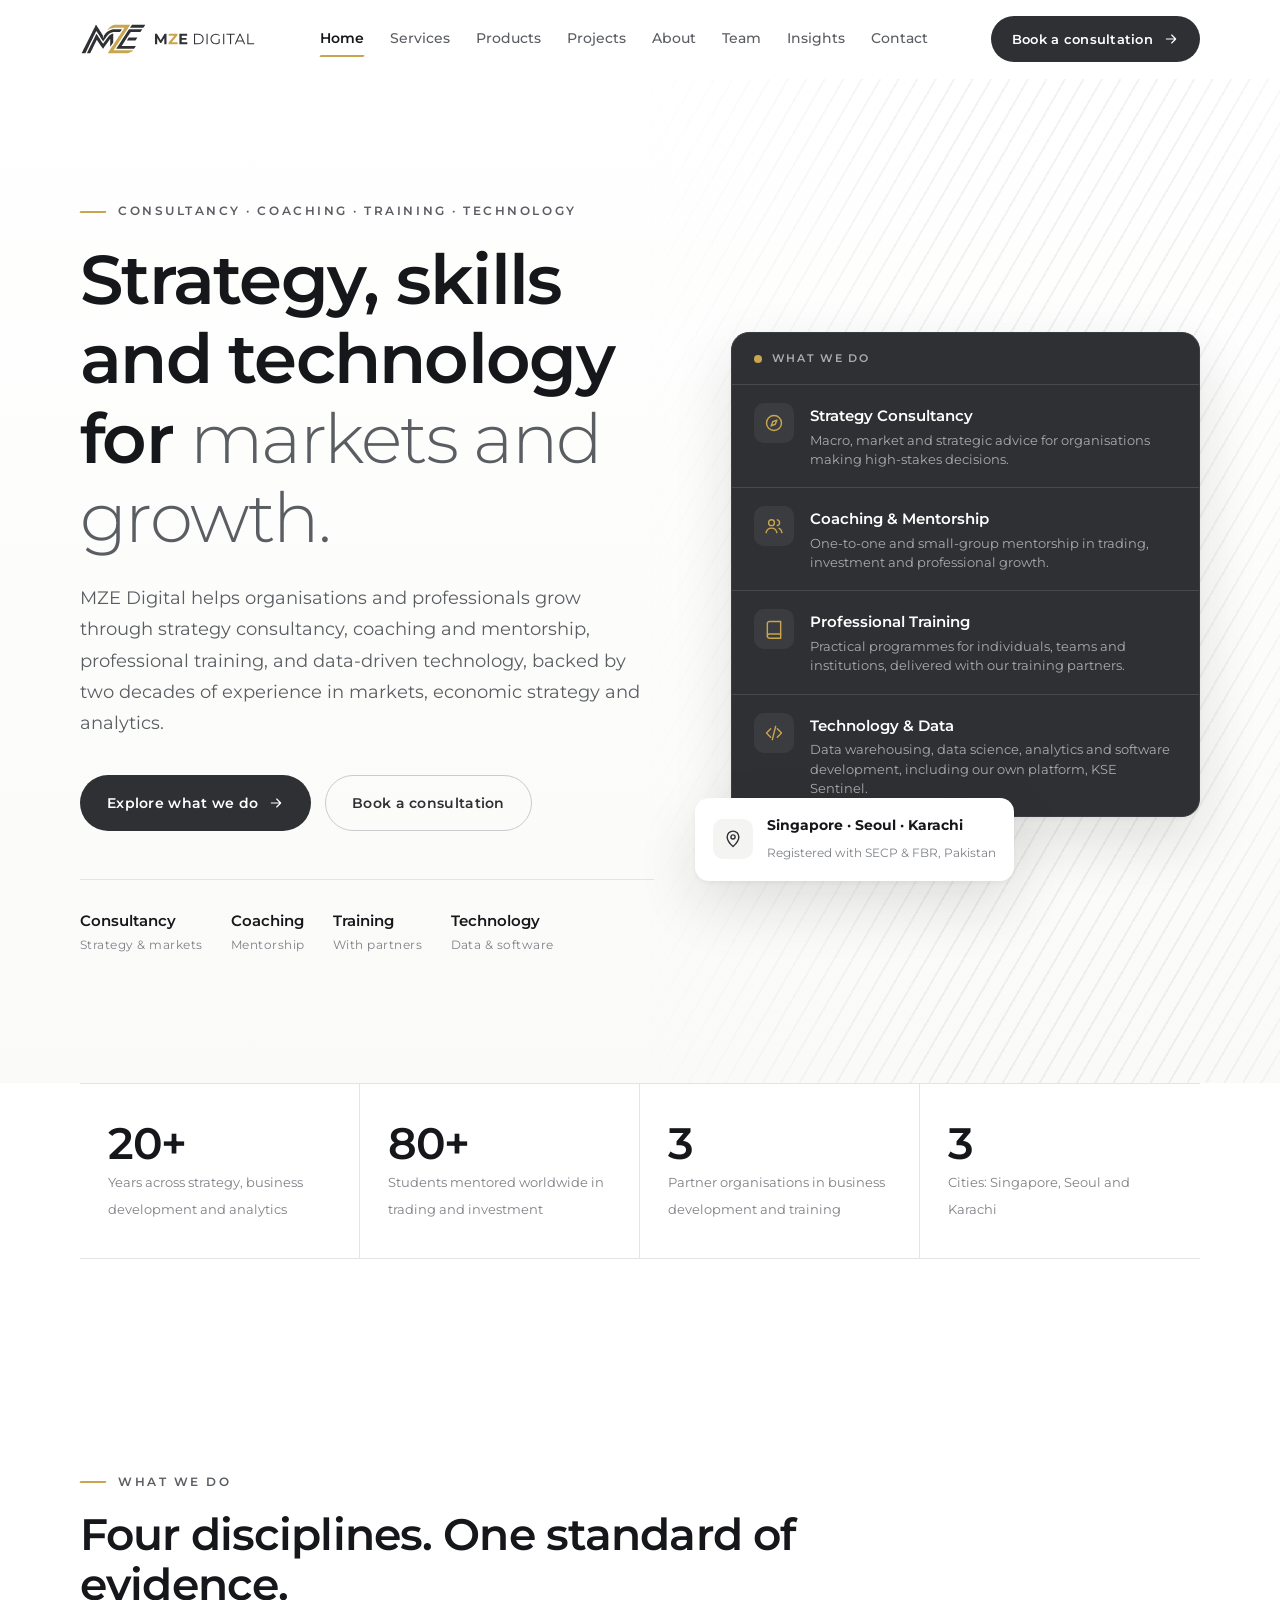
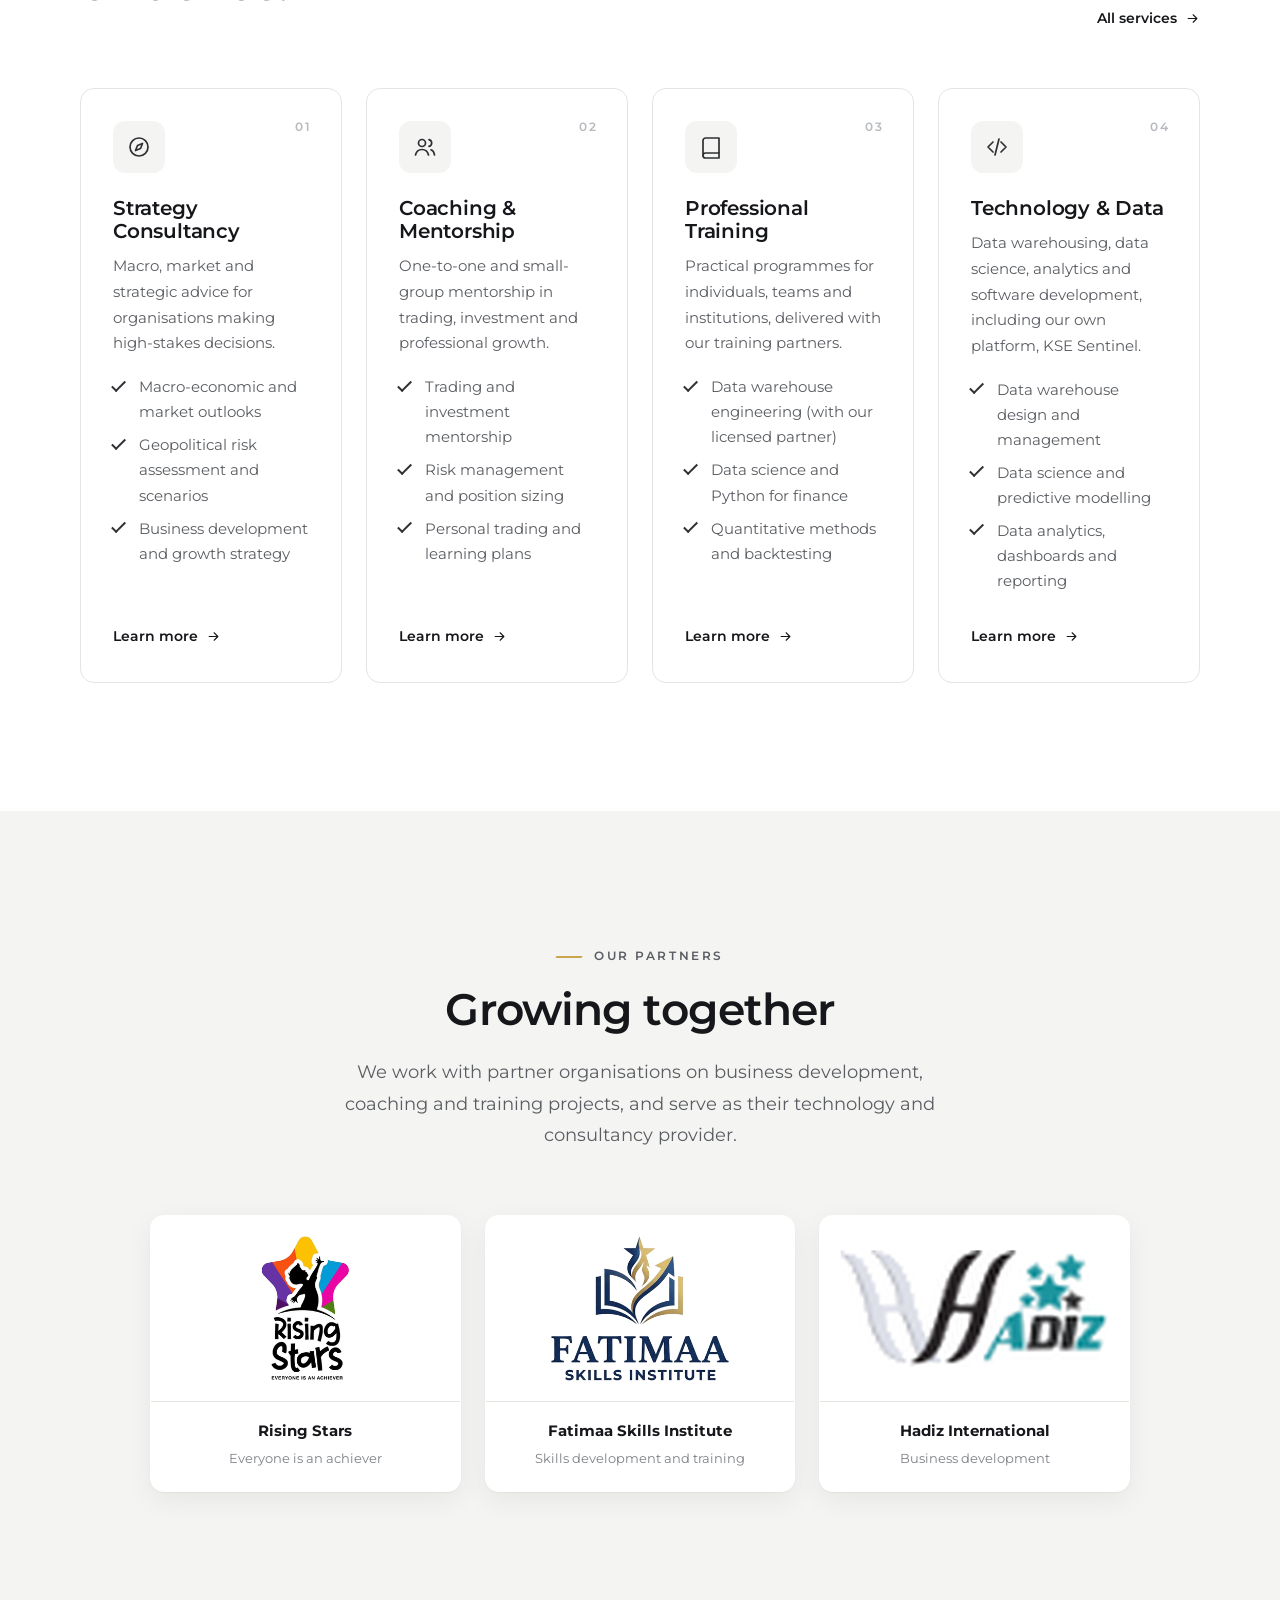
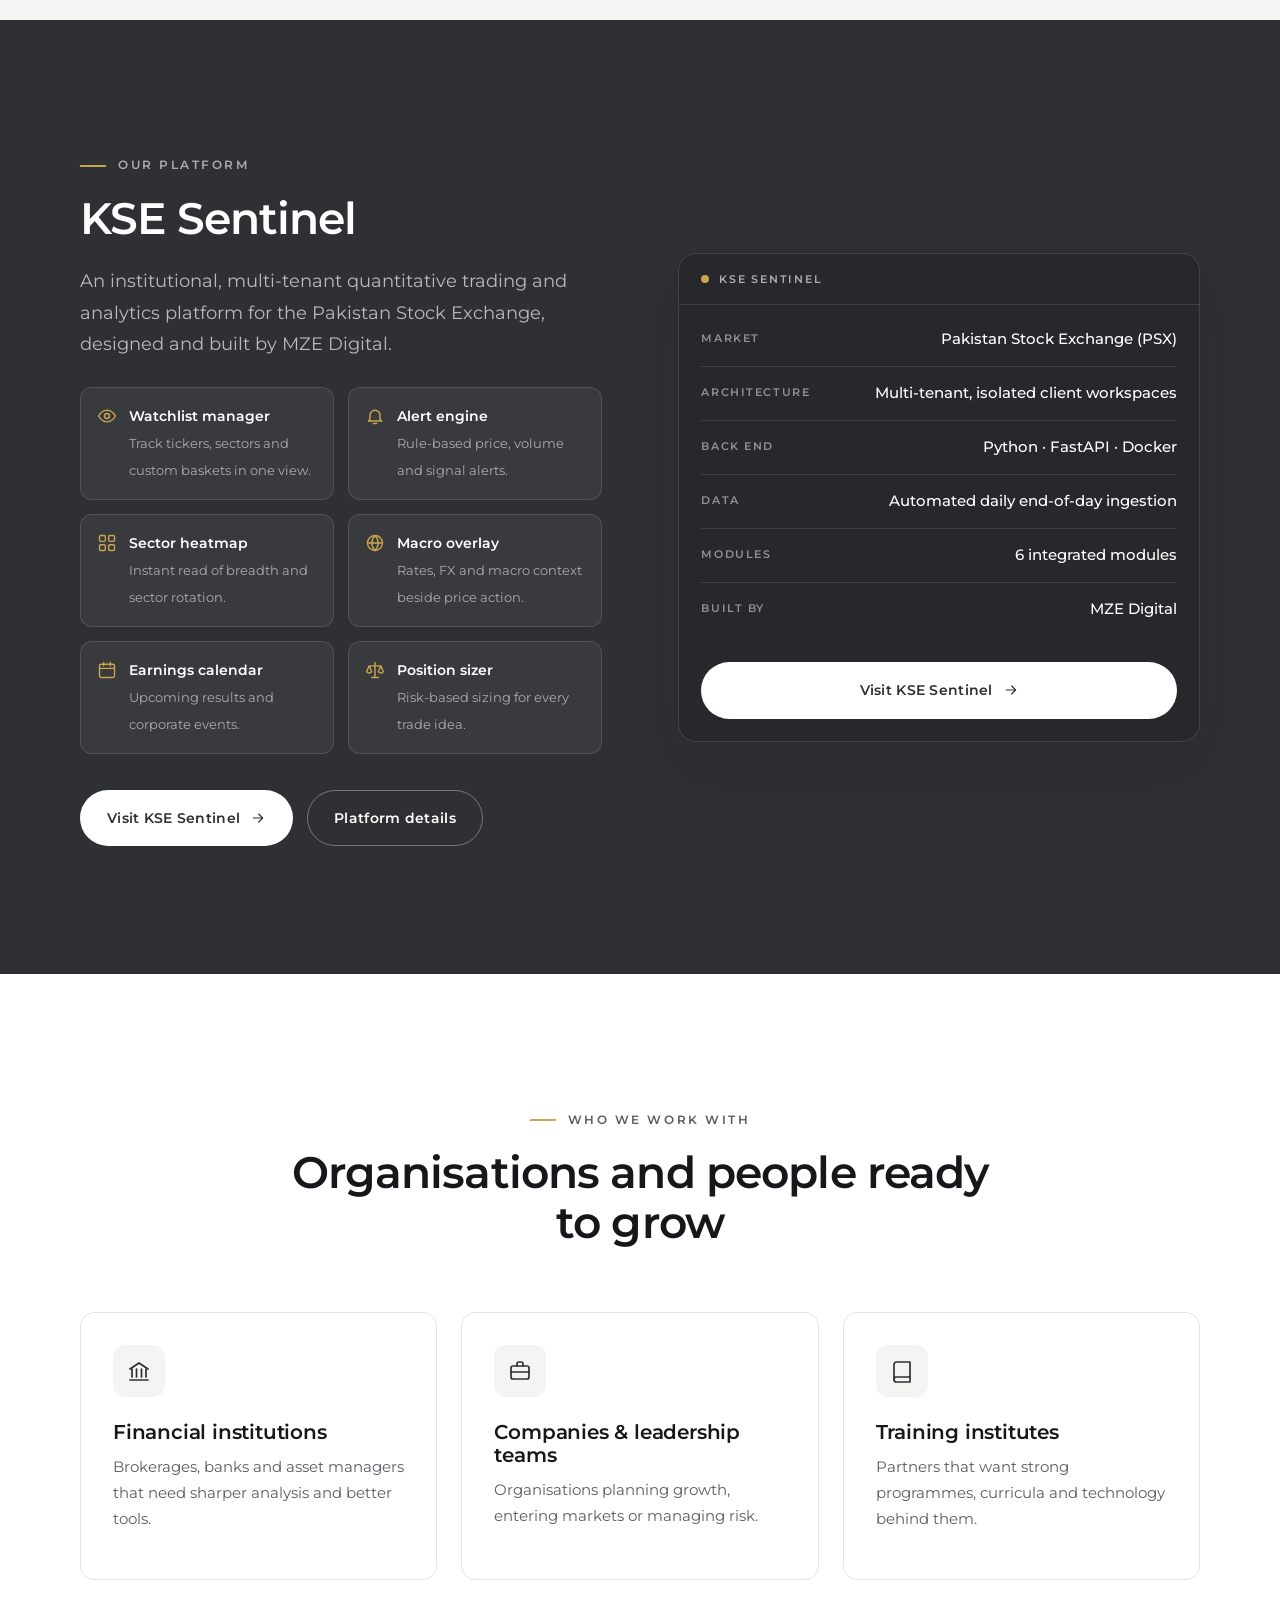
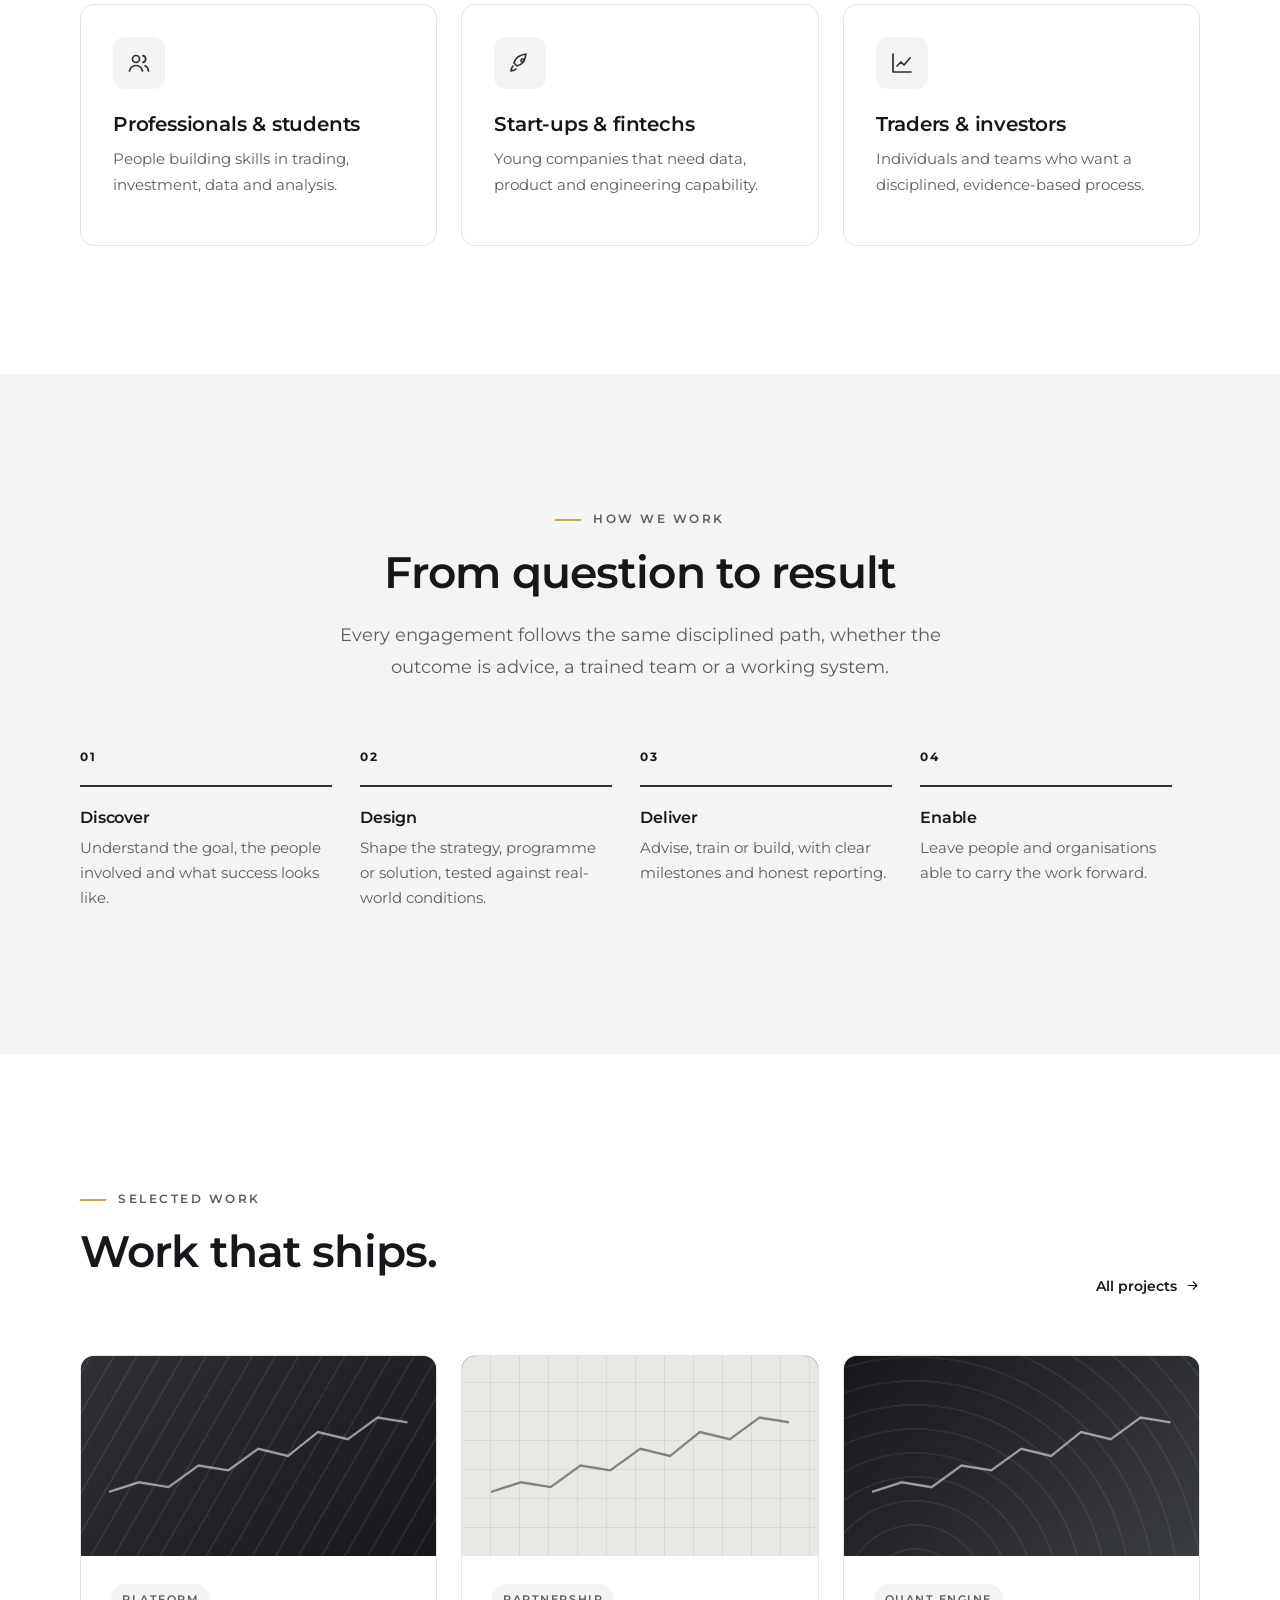
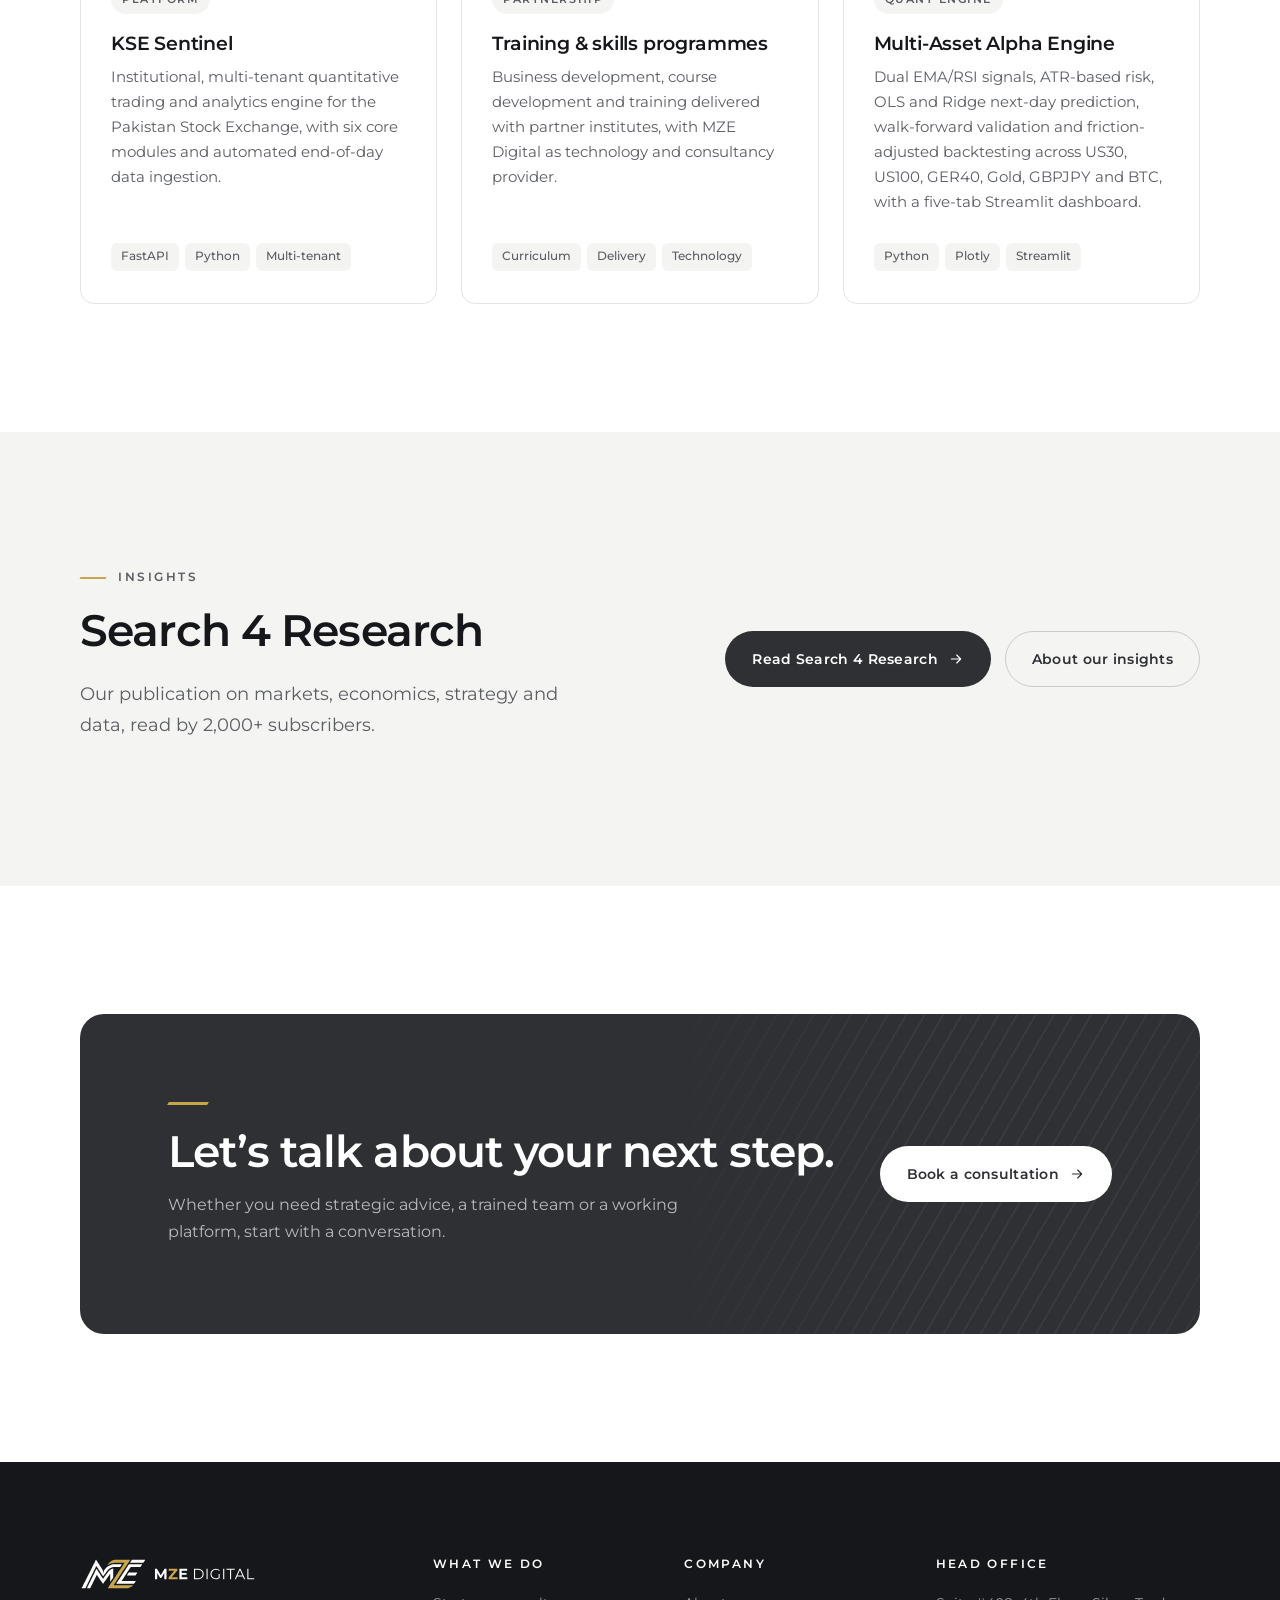
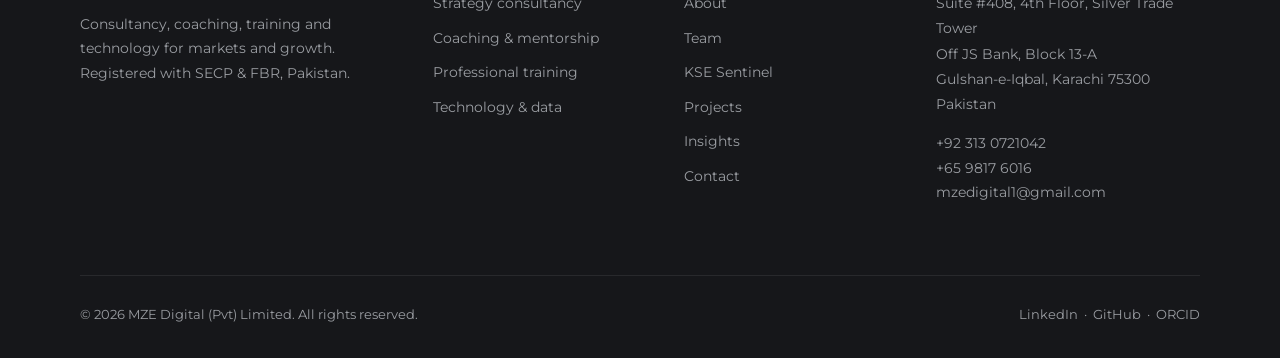
<file: index.html>
<!DOCTYPE html>
<html lang="en" class="no-js">
<head>
<meta charset="utf-8">
<meta name="viewport" content="width=device-width, initial-scale=1">
<title>MZE Digital — Strategy, Skills & Technology</title>
<meta name="description" content="MZE Digital provides strategy consultancy, coaching and mentorship, professional training, and data-driven technology for markets and growth.">
<link rel="canonical" href="https://www.mzedigital.com/">
<meta property="og:title" content="MZE Digital — Strategy, Skills & Technology">
<meta property="og:description" content="MZE Digital provides strategy consultancy, coaching and mentorship, professional training, and data-driven technology for markets and growth.">
<meta property="og:type" content="website">
<meta property="og:url" content="https://www.mzedigital.com/">
<meta property="og:image" content="https://www.mzedigital.com/assets/img/og-image.png">
<meta property="og:site_name" content="MZE Digital">
<meta name="twitter:card" content="summary_large_image">
<meta name="theme-color" content="#2E3033">
<link rel="icon" href="assets/img/favicon.ico" sizes="any">
<link rel="icon" href="assets/img/favicon.svg" type="image/svg+xml">
<link rel="apple-touch-icon" href="assets/img/apple-touch-icon.png">
<link rel="manifest" href="site.webmanifest">
<link rel="preload" href="assets/fonts/montserrat-latin-400-normal.woff2" as="font" type="font/woff2" crossorigin>
<link rel="preload" href="assets/fonts/montserrat-latin-600-normal.woff2" as="font" type="font/woff2" crossorigin>
<link rel="stylesheet" href="assets/css/style.css">
<script type="application/ld+json">{"@context": "https://schema.org", "@type": "Organization", "name": "MZE Digital (Pvt) Limited", "alternateName": "MZE Digital", "url": "https://www.mzedigital.com", "logo": "https://www.mzedigital.com/assets/img/icon-512.png", "description": "Strategy consultancy, coaching, professional training and technology for markets and growth.", "address": {"@type": "PostalAddress", "streetAddress": "Suite #408, 4th Floor, Silver Trade Tower, Off JS Bank, Block 13-A, Gulshan-e-Iqbal", "addressLocality": "Karachi", "postalCode": "75300", "addressCountry": "PK"}, "telephone": "+92-313-0721042", "founder": {"@type": "Person", "name": "Ertiza Abbas", "jobTitle": "Founder & CEO", "sameAs": ["https://www.linkedin.com/in/abbas-ertiza/", "https://github.com/ErtizaAbbas", "https://orcid.org/0009-0000-5529-1683"]}, "email": "mzedigital1@gmail.com"}</script>
</head>
<body data-page="index.html">
<a href="#main" class="skip-link">Skip to content</a>
<header class="site-header">
  <div class="container nav">
    <a class="brand" href="index.html" aria-label="MZE Digital home"><img src="assets/img/logo-horizontal-dark.svg" alt="MZE Digital" width="170" height="31"></a>
    <ul class="nav-links">
      <li><a href="index.html" aria-current="page">Home</a></li><li><a href="services.html">Services</a></li><li><a href="products.html">Products</a></li><li><a href="projects.html">Projects</a></li><li><a href="about.html">About</a></li><li><a href="team.html">Team</a></li><li><a href="blog.html">Insights</a></li><li><a href="contact.html">Contact</a></li>
      <li class="mobile-cta"><a class="btn btn--primary" href="contact.html" style="justify-content:center;border:0;color:#fff">Book a consultation</a></li>
    </ul>
    <div class="nav-cta">
      <a class="btn btn--primary" href="contact.html">Book a consultation <svg class="" viewBox="0 0 24 24" fill="none" stroke="currentColor" stroke-width="1.7" stroke-linecap="round" stroke-linejoin="round" aria-hidden="true"><path d="M5 12h14M13 6l6 6-6 6"/></svg></a>
      <button class="nav-toggle" aria-label="Open menu" aria-expanded="false"><span></span><span></span><span></span></button>
    </div>
  </div>
</header>
<main id="main">

<section class="hero">
  <div class="stripes"></div>
  <div class="container hero-grid">
    <div class="reveal">
      <span class="eyebrow">Consultancy · Coaching · Training · Technology</span>
      <h1>Strategy, skills and technology for <em>markets and growth.</em></h1>
      <p class="lead">MZE Digital helps organisations and professionals grow through strategy consultancy, coaching and mentorship, professional training, and data-driven technology, backed by two decades of experience in markets, economic strategy and analytics.</p>
      <div class="btn-row">
        <a class="btn btn--primary" href="services.html">Explore what we do <svg class="" viewBox="0 0 24 24" fill="none" stroke="currentColor" stroke-width="1.7" stroke-linecap="round" stroke-linejoin="round" aria-hidden="true"><path d="M5 12h14M13 6l6 6-6 6"/></svg></a>
        <a class="btn btn--ghost" href="contact.html">Book a consultation</a>
      </div>
      <div class="hero-meta">
        <div><strong>Consultancy</strong>Strategy &amp; markets</div>
        <div><strong>Coaching</strong>Mentorship</div>
        <div><strong>Training</strong>With partners</div>
        <div><strong>Technology</strong>Data &amp; software</div>
      </div>
    </div>
    <div class="hero-visual reveal">
      <div class="pillars-panel"><div class="spec-head"><span class="spec-dot"></span><span>WHAT WE DO</span></div><a class="pillar-row" href="services.html#consultancy"><span class="pillar-ic"><svg class="" viewBox="0 0 24 24" fill="none" stroke="currentColor" stroke-width="1.7" stroke-linecap="round" stroke-linejoin="round" aria-hidden="true"><circle cx="12" cy="12" r="9"/><path d="M15.5 8.5l-2 5-5 2 2-5z"/></svg></span><span><b>Strategy Consultancy</b><em>Macro, market and strategic advice for organisations making high-stakes decisions.</em></span></a><a class="pillar-row" href="services.html#coaching"><span class="pillar-ic"><svg class="" viewBox="0 0 24 24" fill="none" stroke="currentColor" stroke-width="1.7" stroke-linecap="round" stroke-linejoin="round" aria-hidden="true"><circle cx="9" cy="8" r="3.5"/><path d="M2.5 20c.8-3.6 3.4-5.5 6.5-5.5s5.7 1.9 6.5 5.5"/><path d="M16 4.6a3.5 3.5 0 010 6.8M18 14.8c1.9.7 3.1 2.4 3.5 5.2"/></svg></span><span><b>Coaching & Mentorship</b><em>One-to-one and small-group mentorship in trading, investment and professional growth.</em></span></a><a class="pillar-row" href="services.html#training"><span class="pillar-ic"><svg class="" viewBox="0 0 24 24" fill="none" stroke="currentColor" stroke-width="1.7" stroke-linecap="round" stroke-linejoin="round" aria-hidden="true"><path d="M4 5.5A2.5 2.5 0 016.5 3H20v15H6.5A2.5 2.5 0 004 20.5z"/><path d="M4 20.5A2.5 2.5 0 006.5 23H20v-5"/></svg></span><span><b>Professional Training</b><em>Practical programmes for individuals, teams and institutions, delivered with our training partners.</em></span></a><a class="pillar-row" href="services.html#technology"><span class="pillar-ic"><svg class="" viewBox="0 0 24 24" fill="none" stroke="currentColor" stroke-width="1.7" stroke-linecap="round" stroke-linejoin="round" aria-hidden="true"><path d="M8 7l-5 5 5 5M16 7l5 5-5 5M14 4l-4 16"/></svg></span><span><b>Technology & Data</b><em>Data warehousing, data science, analytics and software development, including our own platform, KSE Sentinel.</em></span></a></div>
      <div class="float-card"><div class="ic"><svg class="" viewBox="0 0 24 24" fill="none" stroke="currentColor" stroke-width="1.7" stroke-linecap="round" stroke-linejoin="round" aria-hidden="true"><path d="M12 21s-7-6.2-7-11.5A7 7 0 0119 9.5C19 14.8 12 21 12 21z"/><circle cx="12" cy="9.5" r="2.5"/></svg></div><div><b>Singapore · Seoul · Karachi</b><span>Registered with SECP &amp; FBR, Pakistan</span></div></div>
    </div>
  </div>
</section>

<section class="section--tight" style="padding-top:0">
  <div class="container">
    <div class="facts reveal">
      <div class="fact"><b>20+</b><span>Years across strategy, business development and analytics</span></div>
      <div class="fact"><b>80+</b><span>Students mentored worldwide in trading and investment</span></div>
      <div class="fact"><b>3</b><span>Partner organisations in business development and training</span></div>
      <div class="fact"><b>3</b><span>Cities: Singapore, Seoul and Karachi</span></div>
    </div>
  </div>
</section>

<section class="section">
  <div class="container">
    <div class="split-head">
      <div class="section-head reveal"><span class="eyebrow">What we do</span><h2>Four disciplines. One standard of evidence.</h2></div>
      <a class="link-arrow reveal" href="services.html">All services <svg class="" viewBox="0 0 24 24" fill="none" stroke="currentColor" stroke-width="1.7" stroke-linecap="round" stroke-linejoin="round" aria-hidden="true"><path d="M5 12h14M13 6l6 6-6 6"/></svg></a>
    </div>
    <div class="grid grid-4"><a class="card hover reveal" href="services.html#consultancy"><span class="card-num">01</span><div class="icon-box"><svg class="" viewBox="0 0 24 24" fill="none" stroke="currentColor" stroke-width="1.7" stroke-linecap="round" stroke-linejoin="round" aria-hidden="true"><circle cx="12" cy="12" r="9"/><path d="M15.5 8.5l-2 5-5 2 2-5z"/></svg></div><h3>Strategy Consultancy</h3><p>Macro, market and strategic advice for organisations making high-stakes decisions.</p><ul class="ticks"><li>Macro-economic and market outlooks</li><li>Geopolitical risk assessment and scenarios</li><li>Business development and growth strategy</li></ul><span class="link-arrow">Learn more <svg class="" viewBox="0 0 24 24" fill="none" stroke="currentColor" stroke-width="1.7" stroke-linecap="round" stroke-linejoin="round" aria-hidden="true"><path d="M5 12h14M13 6l6 6-6 6"/></svg></span></a><a class="card hover reveal" href="services.html#coaching"><span class="card-num">02</span><div class="icon-box"><svg class="" viewBox="0 0 24 24" fill="none" stroke="currentColor" stroke-width="1.7" stroke-linecap="round" stroke-linejoin="round" aria-hidden="true"><circle cx="9" cy="8" r="3.5"/><path d="M2.5 20c.8-3.6 3.4-5.5 6.5-5.5s5.7 1.9 6.5 5.5"/><path d="M16 4.6a3.5 3.5 0 010 6.8M18 14.8c1.9.7 3.1 2.4 3.5 5.2"/></svg></div><h3>Coaching & Mentorship</h3><p>One-to-one and small-group mentorship in trading, investment and professional growth.</p><ul class="ticks"><li>Trading and investment mentorship</li><li>Risk management and position sizing</li><li>Personal trading and learning plans</li></ul><span class="link-arrow">Learn more <svg class="" viewBox="0 0 24 24" fill="none" stroke="currentColor" stroke-width="1.7" stroke-linecap="round" stroke-linejoin="round" aria-hidden="true"><path d="M5 12h14M13 6l6 6-6 6"/></svg></span></a><a class="card hover reveal" href="services.html#training"><span class="card-num">03</span><div class="icon-box"><svg class="" viewBox="0 0 24 24" fill="none" stroke="currentColor" stroke-width="1.7" stroke-linecap="round" stroke-linejoin="round" aria-hidden="true"><path d="M4 5.5A2.5 2.5 0 016.5 3H20v15H6.5A2.5 2.5 0 004 20.5z"/><path d="M4 20.5A2.5 2.5 0 006.5 23H20v-5"/></svg></div><h3>Professional Training</h3><p>Practical programmes for individuals, teams and institutions, delivered with our training partners.</p><ul class="ticks"><li>Data warehouse engineering (with our licensed partner)</li><li>Data science and Python for finance</li><li>Quantitative methods and backtesting</li></ul><span class="link-arrow">Learn more <svg class="" viewBox="0 0 24 24" fill="none" stroke="currentColor" stroke-width="1.7" stroke-linecap="round" stroke-linejoin="round" aria-hidden="true"><path d="M5 12h14M13 6l6 6-6 6"/></svg></span></a><a class="card hover reveal" href="services.html#technology"><span class="card-num">04</span><div class="icon-box"><svg class="" viewBox="0 0 24 24" fill="none" stroke="currentColor" stroke-width="1.7" stroke-linecap="round" stroke-linejoin="round" aria-hidden="true"><path d="M8 7l-5 5 5 5M16 7l5 5-5 5M14 4l-4 16"/></svg></div><h3>Technology & Data</h3><p>Data warehousing, data science, analytics and software development, including our own platform, KSE Sentinel.</p><ul class="ticks"><li>Data warehouse design and management</li><li>Data science and predictive modelling</li><li>Data analytics, dashboards and reporting</li></ul><span class="link-arrow">Learn more <svg class="" viewBox="0 0 24 24" fill="none" stroke="currentColor" stroke-width="1.7" stroke-linecap="round" stroke-linejoin="round" aria-hidden="true"><path d="M5 12h14M13 6l6 6-6 6"/></svg></span></a></div>
  </div>
</section>

<section class="section section--paper" id="partners">
  <div class="container">
    <div class="section-head center reveal"><span class="eyebrow">Our partners</span><h2>Growing together</h2>
      <p class="lead">We work with partner organisations on business development, coaching and training projects, and serve as their technology and consultancy provider.</p></div>
    <div class="partner-grid"><figure class="partner reveal"><img src="assets/img/partners/rising-stars.png" alt="Rising Stars logo" loading="lazy" width="600" height="360"><figcaption><b>Rising Stars</b><span>Everyone is an achiever</span></figcaption></figure><figure class="partner reveal"><img src="assets/img/partners/fatimaa-skills-institute.png" alt="Fatimaa Skills Institute logo" loading="lazy" width="600" height="360"><figcaption><b>Fatimaa Skills Institute</b><span>Skills development and training</span></figcaption></figure><figure class="partner reveal"><img src="assets/img/partners/hadiz-international.png" alt="Hadiz International logo" loading="lazy" width="600" height="360"><figcaption><b>Hadiz International</b><span>Business development</span></figcaption></figure></div>
  </div>
</section>

<section class="section section--dark" style="position:relative;overflow:hidden">
  <div class="container feature">
    <div class="reveal">
      <span class="eyebrow">Our platform</span>
      <h2>KSE Sentinel</h2>
      <p class="lead">An institutional, multi-tenant quantitative trading and analytics platform for the Pakistan Stock Exchange, designed and built by MZE Digital.</p>
      <div class="module-grid"><div class="module"><svg class="" viewBox="0 0 24 24" fill="none" stroke="currentColor" stroke-width="1.7" stroke-linecap="round" stroke-linejoin="round" aria-hidden="true"><path d="M2 12s3.6-7 10-7 10 7 10 7-3.6 7-10 7S2 12 2 12z"/><circle cx="12" cy="12" r="3"/></svg><div><b>Watchlist manager</b><span>Track tickers, sectors and custom baskets in one view.</span></div></div><div class="module"><svg class="" viewBox="0 0 24 24" fill="none" stroke="currentColor" stroke-width="1.7" stroke-linecap="round" stroke-linejoin="round" aria-hidden="true"><path d="M6 16V11a6 6 0 1112 0v5l2 2H4z"/><path d="M10 21h4"/></svg><div><b>Alert engine</b><span>Rule-based price, volume and signal alerts.</span></div></div><div class="module"><svg class="" viewBox="0 0 24 24" fill="none" stroke="currentColor" stroke-width="1.7" stroke-linecap="round" stroke-linejoin="round" aria-hidden="true"><rect x="3" y="3" width="7" height="7" rx="1.5"/><rect x="14" y="3" width="7" height="7" rx="1.5"/><rect x="3" y="14" width="7" height="7" rx="1.5"/><rect x="14" y="14" width="7" height="7" rx="1.5"/></svg><div><b>Sector heatmap</b><span>Instant read of breadth and sector rotation.</span></div></div><div class="module"><svg class="" viewBox="0 0 24 24" fill="none" stroke="currentColor" stroke-width="1.7" stroke-linecap="round" stroke-linejoin="round" aria-hidden="true"><circle cx="12" cy="12" r="9"/><path d="M3 12h18M12 3c2.5 2.5 3.8 5.5 3.8 9s-1.3 6.5-3.8 9c-2.5-2.5-3.8-5.5-3.8-9S9.5 5.5 12 3z"/></svg><div><b>Macro overlay</b><span>Rates, FX and macro context beside price action.</span></div></div><div class="module"><svg class="" viewBox="0 0 24 24" fill="none" stroke="currentColor" stroke-width="1.7" stroke-linecap="round" stroke-linejoin="round" aria-hidden="true"><rect x="3" y="5" width="18" height="16" rx="2"/><path d="M3 10h18M8 3v4M16 3v4"/></svg><div><b>Earnings calendar</b><span>Upcoming results and corporate events.</span></div></div><div class="module"><svg class="" viewBox="0 0 24 24" fill="none" stroke="currentColor" stroke-width="1.7" stroke-linecap="round" stroke-linejoin="round" aria-hidden="true"><path d="M12 3v18M5 7h14M5 7l-3 7a3.5 3.5 0 006 0zM19 7l-3 7a3.5 3.5 0 006 0zM8 21h8"/></svg><div><b>Position sizer</b><span>Risk-based sizing for every trade idea.</span></div></div></div>
      <div class="btn-row"><a class="btn btn--light" href="contact.html">Visit KSE Sentinel <svg class="" viewBox="0 0 24 24" fill="none" stroke="currentColor" stroke-width="1.7" stroke-linecap="round" stroke-linejoin="round" aria-hidden="true"><path d="M5 12h14M13 6l6 6-6 6"/></svg></a><a class="btn btn--outline-light" href="products.html">Platform details</a></div>
    </div>
    <div class="reveal hide-mobile"><div class="spec-card">
  <div class="spec-head"><span class="spec-dot"></span><span>KSE SENTINEL</span></div>
  <div class="spec-body"><div class="spec-row"><small>Market</small><b>Pakistan Stock Exchange (PSX)</b></div><div class="spec-row"><small>Architecture</small><b>Multi-tenant, isolated client workspaces</b></div><div class="spec-row"><small>Back end</small><b>Python · FastAPI · Docker</b></div><div class="spec-row"><small>Data</small><b>Automated daily end-of-day ingestion</b></div><div class="spec-row"><small>Modules</small><b>6 integrated modules</b></div><div class="spec-row"><small>Built by</small><b>MZE Digital</b></div></div>
  <div class="spec-foot"><a class="btn btn--light" href="contact.html">Visit KSE Sentinel <svg class="" viewBox="0 0 24 24" fill="none" stroke="currentColor" stroke-width="1.7" stroke-linecap="round" stroke-linejoin="round" aria-hidden="true"><path d="M5 12h14M13 6l6 6-6 6"/></svg></a></div>
</div></div>
  </div>
</section>

<section class="section">
  <div class="container">
    <div class="section-head center reveal"><span class="eyebrow">Who we work with</span><h2>Organisations and people ready to grow</h2></div>
    <div class="grid grid-3">
      <div class="card reveal"><div class="icon-box"><svg class="" viewBox="0 0 24 24" fill="none" stroke="currentColor" stroke-width="1.7" stroke-linecap="round" stroke-linejoin="round" aria-hidden="true"><path d="M3 10l9-6 9 6"/><path d="M5 10v8M9.5 10v8M14.5 10v8M19 10v8M3 21h18"/></svg></div><h3>Financial institutions</h3><p>Brokerages, banks and asset managers that need sharper analysis and better tools.</p></div><div class="card reveal"><div class="icon-box"><svg class="" viewBox="0 0 24 24" fill="none" stroke="currentColor" stroke-width="1.7" stroke-linecap="round" stroke-linejoin="round" aria-hidden="true"><rect x="3" y="7" width="18" height="13" rx="2"/><path d="M9 7V5a2 2 0 012-2h2a2 2 0 012 2v2M3 13h18"/></svg></div><h3>Companies & leadership teams</h3><p>Organisations planning growth, entering markets or managing risk.</p></div><div class="card reveal"><div class="icon-box"><svg class="" viewBox="0 0 24 24" fill="none" stroke="currentColor" stroke-width="1.7" stroke-linecap="round" stroke-linejoin="round" aria-hidden="true"><path d="M4 5.5A2.5 2.5 0 016.5 3H20v15H6.5A2.5 2.5 0 004 20.5z"/><path d="M4 20.5A2.5 2.5 0 006.5 23H20v-5"/></svg></div><h3>Training institutes</h3><p>Partners that want strong programmes, curricula and technology behind them.</p></div><div class="card reveal"><div class="icon-box"><svg class="" viewBox="0 0 24 24" fill="none" stroke="currentColor" stroke-width="1.7" stroke-linecap="round" stroke-linejoin="round" aria-hidden="true"><circle cx="9" cy="8" r="3.5"/><path d="M2.5 20c.8-3.6 3.4-5.5 6.5-5.5s5.7 1.9 6.5 5.5"/><path d="M16 4.6a3.5 3.5 0 010 6.8M18 14.8c1.9.7 3.1 2.4 3.5 5.2"/></svg></div><h3>Professionals & students</h3><p>People building skills in trading, investment, data and analysis.</p></div><div class="card reveal"><div class="icon-box"><svg class="" viewBox="0 0 24 24" fill="none" stroke="currentColor" stroke-width="1.7" stroke-linecap="round" stroke-linejoin="round" aria-hidden="true"><path d="M5 15c-1.5 1.5-2 5-2 5s3.5-.5 5-2"/><path d="M9 15l-3-3c1-4 4.5-8 12-9-1 7.5-5 11-9 12z"/><circle cx="14.5" cy="9.5" r="1.5"/></svg></div><h3>Start-ups & fintechs</h3><p>Young companies that need data, product and engineering capability.</p></div><div class="card reveal"><div class="icon-box"><svg class="" viewBox="0 0 24 24" fill="none" stroke="currentColor" stroke-width="1.7" stroke-linecap="round" stroke-linejoin="round" aria-hidden="true"><path d="M3 3v18h18"/><path d="M7 15l4-4 3 3 6-7"/></svg></div><h3>Traders & investors</h3><p>Individuals and teams who want a disciplined, evidence-based process.</p></div>
    </div>
  </div>
</section>

<section class="section section--paper">
  <div class="container">
    <div class="section-head center reveal"><span class="eyebrow">How we work</span><h2>From question to result</h2><p class="lead">Every engagement follows the same disciplined path, whether the outcome is advice, a trained team or a working system.</p></div>
    <div class="steps">
      <div class="step reveal"><h4>Discover</h4><p>Understand the goal, the people involved and what success looks like.</p></div>
      <div class="step reveal"><h4>Design</h4><p>Shape the strategy, programme or solution, tested against real-world conditions.</p></div>
      <div class="step reveal"><h4>Deliver</h4><p>Advise, train or build, with clear milestones and honest reporting.</p></div>
      <div class="step reveal"><h4>Enable</h4><p>Leave people and organisations able to carry the work forward.</p></div>
    </div>
  </div>
</section>

<section class="section">
  <div class="container">
    <div class="split-head">
      <div class="section-head reveal"><span class="eyebrow">Selected work</span><h2>Work that ships.</h2></div>
      <a class="link-arrow reveal" href="projects.html">All projects <svg class="" viewBox="0 0 24 24" fill="none" stroke="currentColor" stroke-width="1.7" stroke-linecap="round" stroke-linejoin="round" aria-hidden="true"><path d="M5 12h14M13 6l6 6-6 6"/></svg></a>
    </div>
    <div class="grid grid-3"><div class="card project reveal" data-cat="software"><div class="post-thumb"><div class="pattern pat-1"></div><svg class="chartline" viewBox="0 0 300 100" preserveAspectRatio="none" aria-hidden="true"><path d="M0 80 L30 72 L60 76 L90 58 L120 62 L150 44 L180 50 L210 30 L240 36 L270 18 L300 22" fill="none" stroke="#ffffff" stroke-opacity=".55" stroke-width="2"/></svg></div><div class="project-body"><div class="tags"><span class="tag">Platform</span></div><h3>KSE Sentinel</h3><p>Institutional, multi-tenant quantitative trading and analytics engine for the Pakistan Stock Exchange, with six core modules and automated end-of-day data ingestion.</p><div class="stack"><span>FastAPI</span><span>Python</span><span>Multi-tenant</span></div></div></div><a class="card project reveal" data-cat="training" href="about.html#partners"><div class="post-thumb"><div class="pattern pat-3"></div><svg class="chartline" viewBox="0 0 300 100" preserveAspectRatio="none" aria-hidden="true"><path d="M0 80 L30 72 L60 76 L90 58 L120 62 L150 44 L180 50 L210 30 L240 36 L270 18 L300 22" fill="none" stroke="#2E3033" stroke-opacity=".55" stroke-width="2"/></svg></div><div class="project-body"><div class="tags"><span class="tag">Partnership</span></div><h3>Training & skills programmes</h3><p>Business development, course development and training delivered with partner institutes, with MZE Digital as technology and consultancy provider.</p><div class="stack"><span>Curriculum</span><span>Delivery</span><span>Technology</span></div></div></a><div class="card project reveal" data-cat="data-science research"><div class="post-thumb"><div class="pattern pat-4"></div><svg class="chartline" viewBox="0 0 300 100" preserveAspectRatio="none" aria-hidden="true"><path d="M0 80 L30 72 L60 76 L90 58 L120 62 L150 44 L180 50 L210 30 L240 36 L270 18 L300 22" fill="none" stroke="#ffffff" stroke-opacity=".55" stroke-width="2"/></svg></div><div class="project-body"><div class="tags"><span class="tag">Quant Engine</span></div><h3>Multi-Asset Alpha Engine</h3><p>Dual EMA/RSI signals, ATR-based risk, OLS and Ridge next-day prediction, walk-forward validation and friction-adjusted backtesting across US30, US100, GER40, Gold, GBPJPY and BTC, with a five-tab Streamlit dashboard.</p><div class="stack"><span>Python</span><span>Plotly</span><span>Streamlit</span></div></div></div></div>
  </div>
</section>

<section class="section section--paper">
  <div class="container feature">
    <div class="reveal"><span class="eyebrow">Insights</span><h2>Search 4 Research</h2>
      <p class="lead">Our publication on markets, economics, strategy and data, read by 2,000+ subscribers.</p></div>
    <div class="reveal"><div class="btn-row" style="justify-content:flex-end"><a class="btn btn--primary" href="contact.html">Read Search 4 Research <svg class="" viewBox="0 0 24 24" fill="none" stroke="currentColor" stroke-width="1.7" stroke-linecap="round" stroke-linejoin="round" aria-hidden="true"><path d="M5 12h14M13 6l6 6-6 6"/></svg></a><a class="btn btn--ghost" href="blog.html">About our insights</a></div></div>
  </div>
</section>
<section class="section">
  <div class="container">
    <div class="cta reveal">
      <div class="stripes"></div>
      <div><h2>Let’s talk about your next step.</h2><p>Whether you need strategic advice, a trained team or a working platform, start with a conversation.</p></div>
      <div class="btn-row"><a class="btn btn--light" href="contact.html">Book a consultation <svg class="" viewBox="0 0 24 24" fill="none" stroke="currentColor" stroke-width="1.7" stroke-linecap="round" stroke-linejoin="round" aria-hidden="true"><path d="M5 12h14M13 6l6 6-6 6"/></svg></a></div>
    </div>
  </div>
</section></main>
<footer class="site-footer">
  <div class="container">
    <div class="footer-grid">
      <div>
        <img src="assets/img/logo-horizontal-light.svg" alt="MZE Digital" width="170" height="31">
        <p style="max-width:330px">Consultancy, coaching, training and technology for markets and growth. Registered with SECP &amp; FBR, Pakistan.</p>
      </div>
      <div>
        <h4>What we do</h4>
        <ul><li><a href="services.html#consultancy">Strategy consultancy</a></li><li><a href="services.html#coaching">Coaching & mentorship</a></li><li><a href="services.html#training">Professional training</a></li><li><a href="services.html#technology">Technology & data</a></li></ul>
      </div>
      <div>
        <h4>Company</h4>
        <ul><li><a href="about.html">About</a></li><li><a href="team.html">Team</a></li><li><a href="products.html">KSE Sentinel</a></li><li><a href="projects.html">Projects</a></li><li><a href="blog.html">Insights</a></li><li><a href="contact.html">Contact</a></li></ul>
      </div>
      <div>
        <h4>Head office</h4>
        <address>Suite #408, 4th Floor, Silver Trade Tower<br>Off JS Bank, Block 13-A<br>Gulshan-e-Iqbal, Karachi 75300<br>Pakistan</address>
        <p style="margin-top:14px"><a href="tel:+923130721042">+92 313 0721042</a><br><a href="tel:+6598176016">+65 9817 6016</a><br><a href="mailto:mzedigital1@gmail.com">mzedigital1@gmail.com</a></p>
      </div>
    </div>
    <div class="footer-bottom">
      <span>&copy; <span data-year>2026</span> MZE Digital (Pvt) Limited. All rights reserved.</span>
      <span><a href="https://www.linkedin.com/in/abbas-ertiza/" target="_blank" rel="noopener">LinkedIn</a> &nbsp;·&nbsp; <a href="https://github.com/ErtizaAbbas" target="_blank" rel="noopener">GitHub</a> &nbsp;·&nbsp; <a href="https://orcid.org/0009-0000-5529-1683" target="_blank" rel="noopener">ORCID</a></span>
    </div>
  </div>
</footer>
<script src="assets/js/main.js"></script>
</body>
</html>
</file>
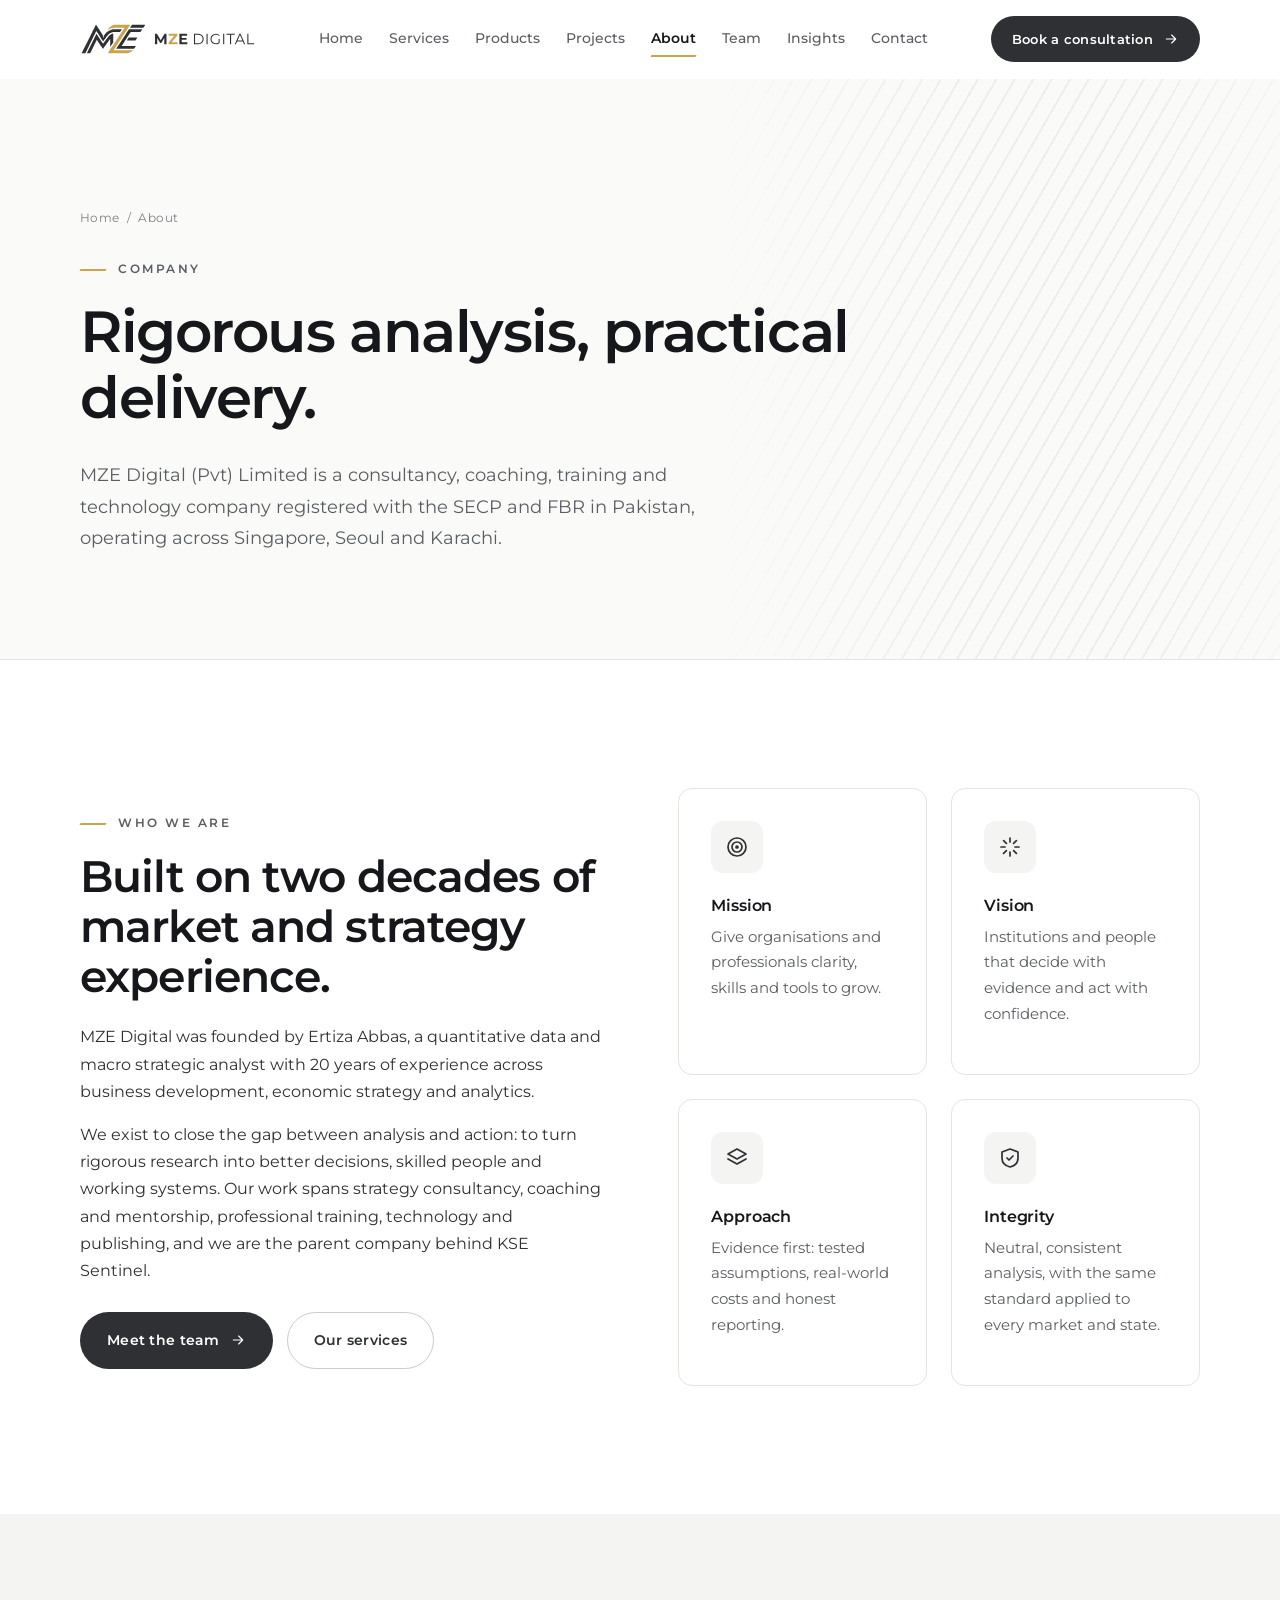
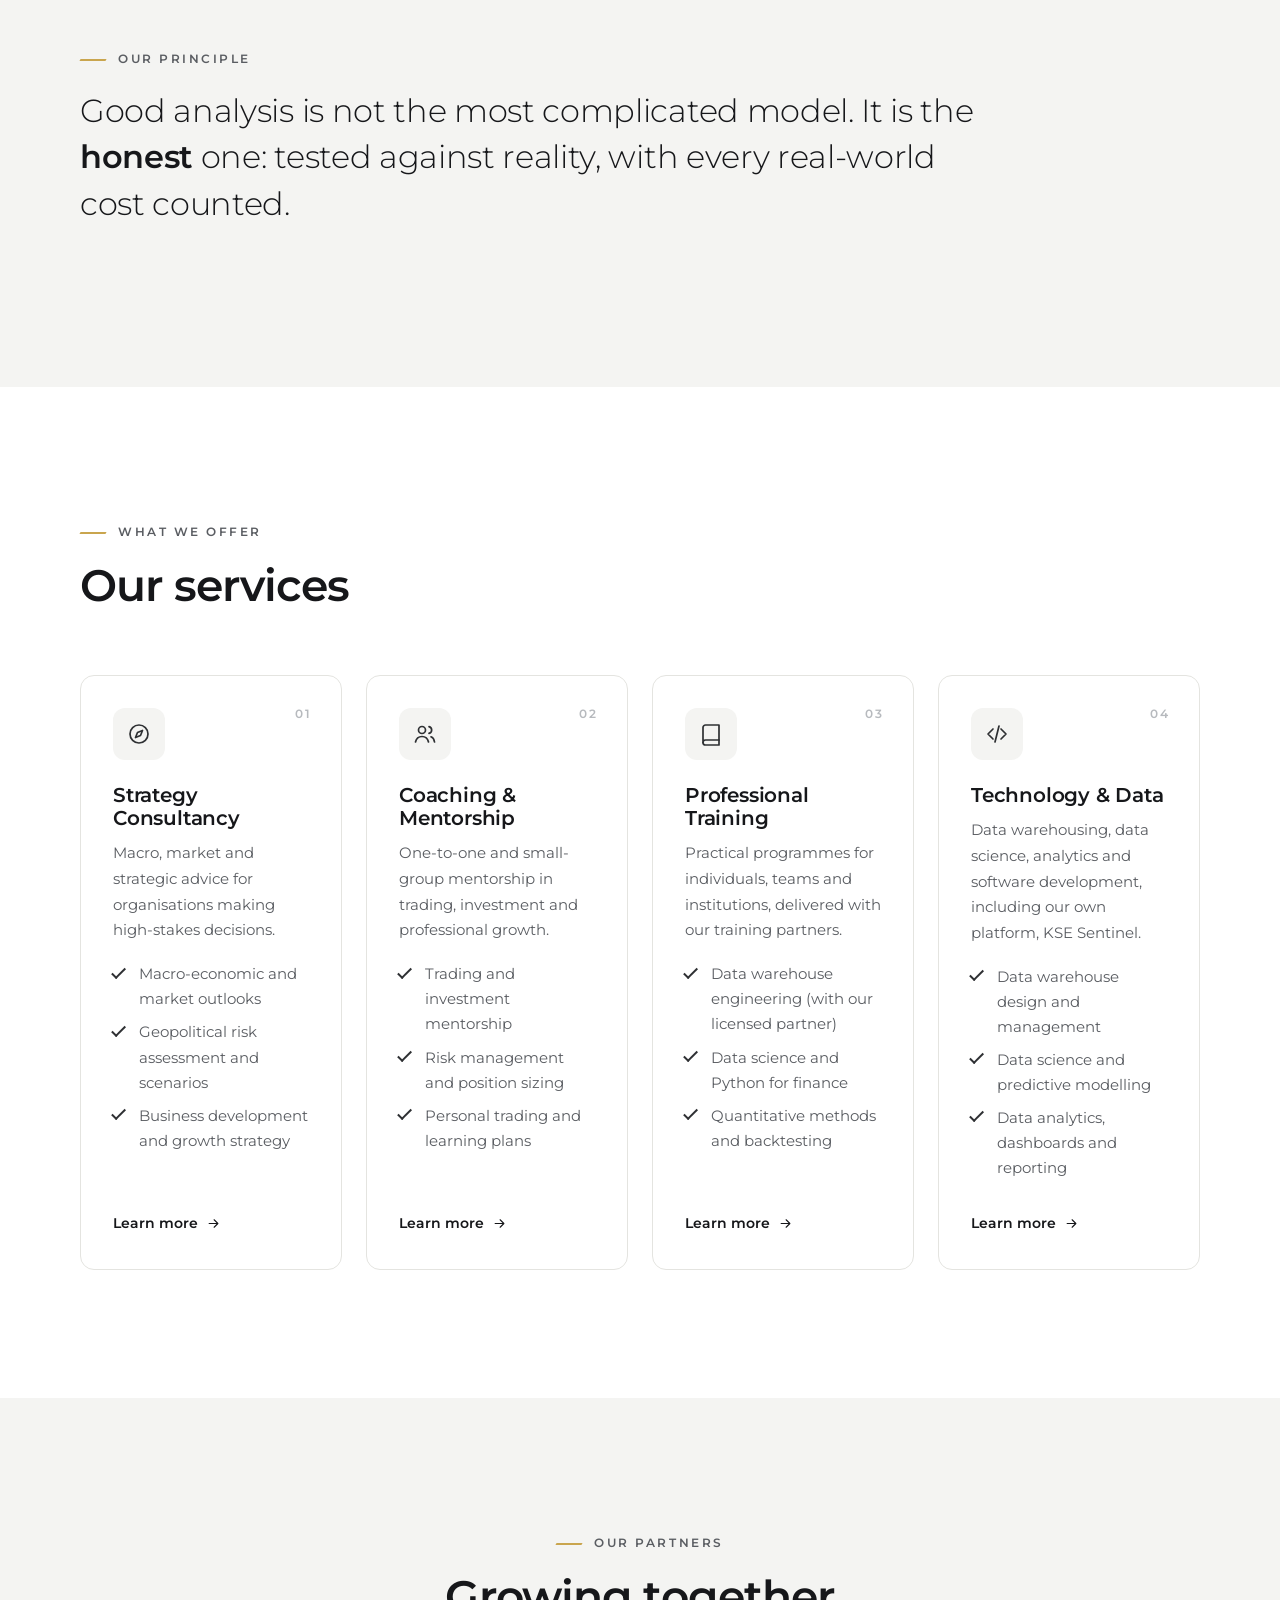
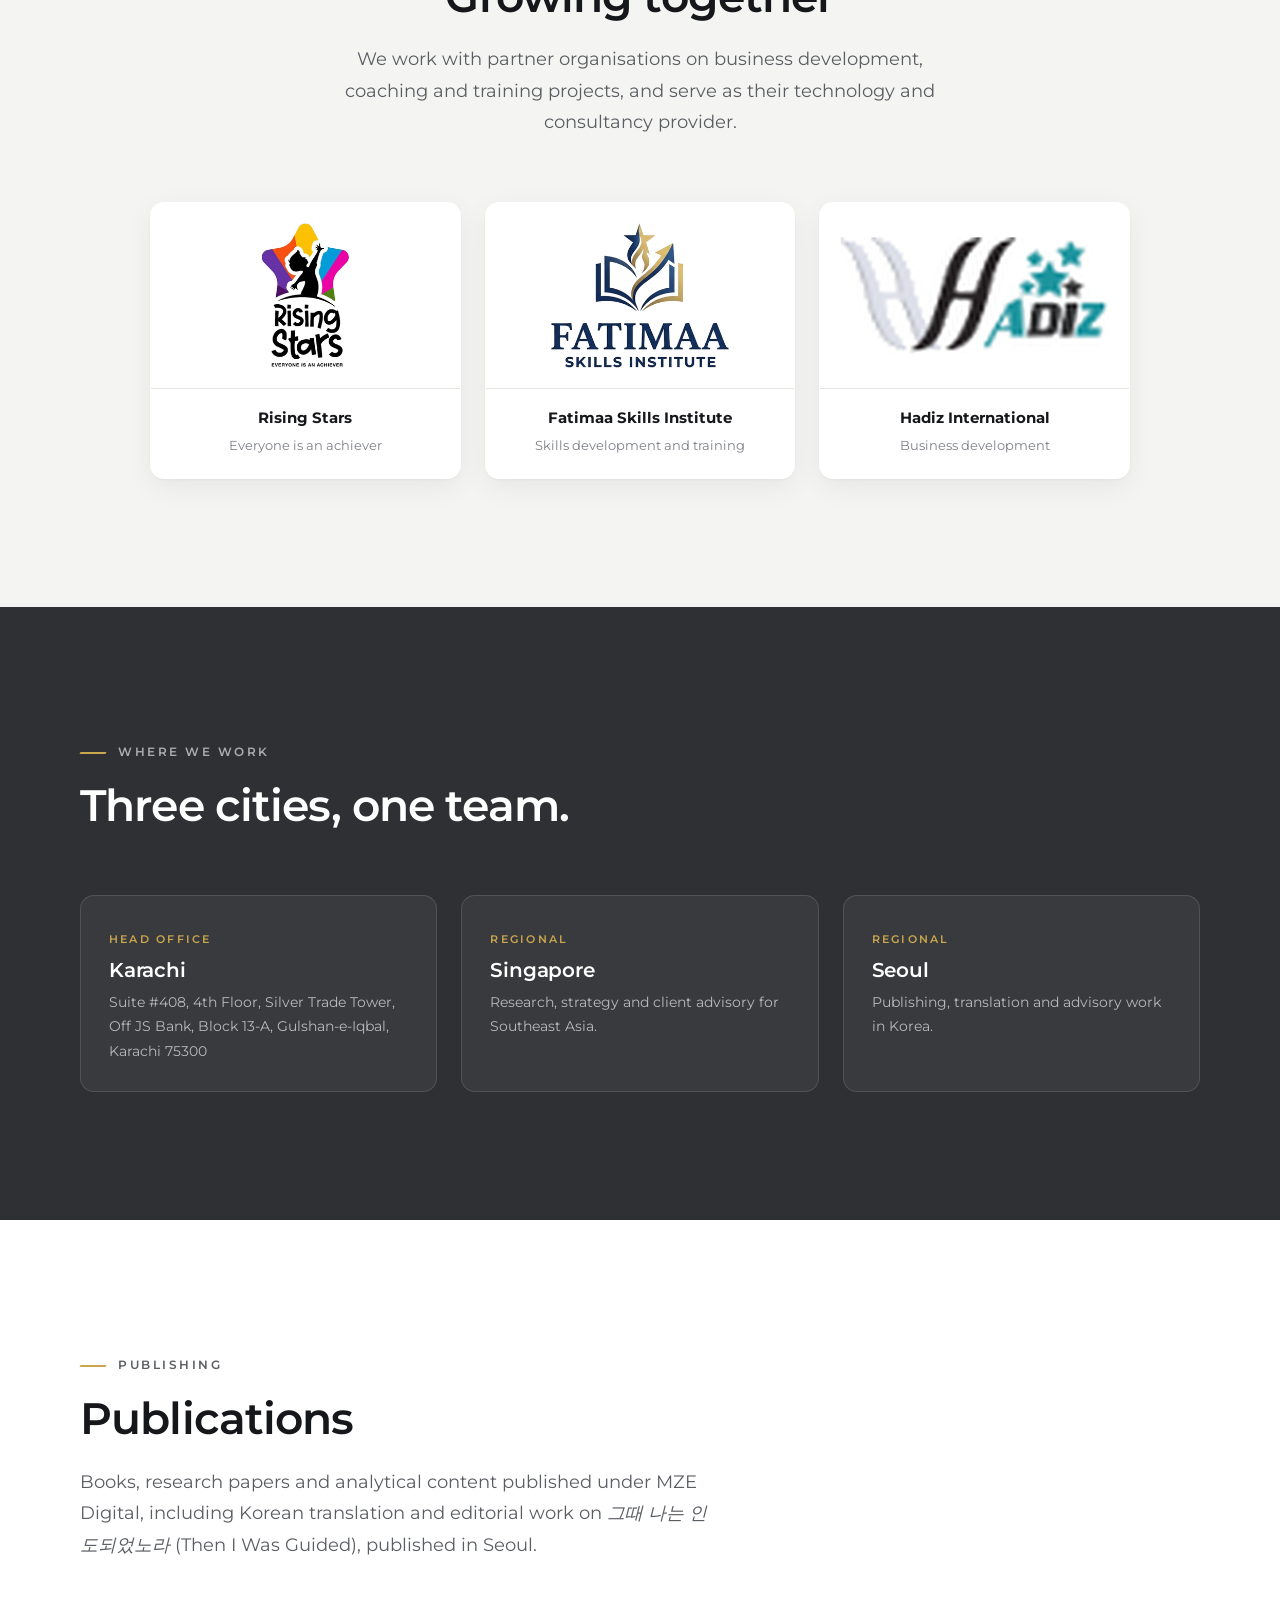
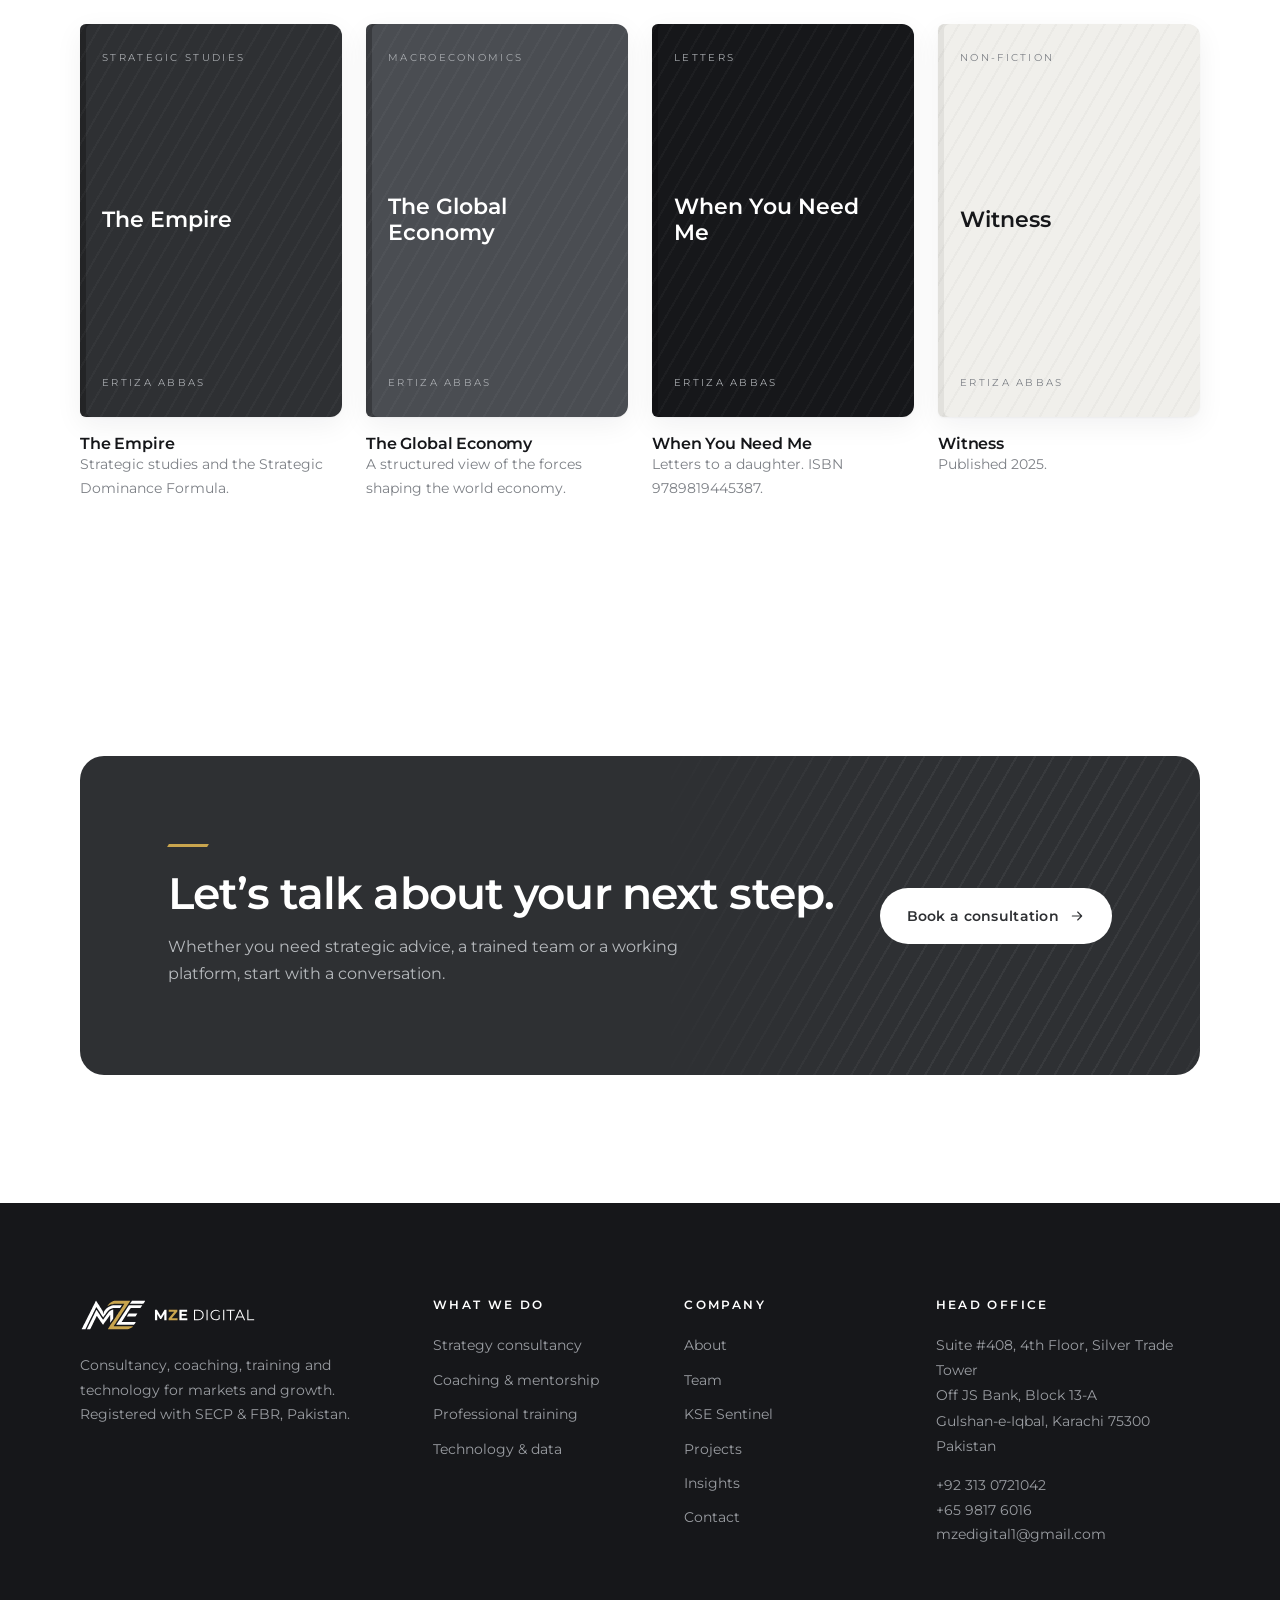
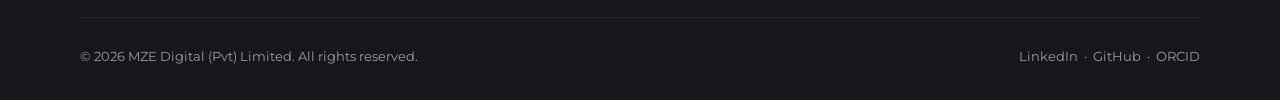
<file: about.html>
<!DOCTYPE html>
<html lang="en" class="no-js">
<head>
<meta charset="utf-8">
<meta name="viewport" content="width=device-width, initial-scale=1">
<title>About — MZE Digital</title>
<meta name="description" content="MZE Digital (Pvt) Limited: strategy consultancy, coaching, training and technology, registered with SECP and FBR.">
<link rel="canonical" href="https://www.mzedigital.com/about.html">
<meta property="og:title" content="About — MZE Digital">
<meta property="og:description" content="MZE Digital (Pvt) Limited: strategy consultancy, coaching, training and technology, registered with SECP and FBR.">
<meta property="og:type" content="website">
<meta property="og:url" content="https://www.mzedigital.com/about.html">
<meta property="og:image" content="https://www.mzedigital.com/assets/img/og-image.png">
<meta property="og:site_name" content="MZE Digital">
<meta name="twitter:card" content="summary_large_image">
<meta name="theme-color" content="#2E3033">
<link rel="icon" href="assets/img/favicon.ico" sizes="any">
<link rel="icon" href="assets/img/favicon.svg" type="image/svg+xml">
<link rel="apple-touch-icon" href="assets/img/apple-touch-icon.png">
<link rel="manifest" href="site.webmanifest">
<link rel="preload" href="assets/fonts/montserrat-latin-400-normal.woff2" as="font" type="font/woff2" crossorigin>
<link rel="preload" href="assets/fonts/montserrat-latin-600-normal.woff2" as="font" type="font/woff2" crossorigin>
<link rel="stylesheet" href="assets/css/style.css">
</head>
<body data-page="about.html">
<a href="#main" class="skip-link">Skip to content</a>
<header class="site-header">
  <div class="container nav">
    <a class="brand" href="index.html" aria-label="MZE Digital home"><img src="assets/img/logo-horizontal-dark.svg" alt="MZE Digital" width="170" height="31"></a>
    <ul class="nav-links">
      <li><a href="index.html">Home</a></li><li><a href="services.html">Services</a></li><li><a href="products.html">Products</a></li><li><a href="projects.html">Projects</a></li><li><a href="about.html" aria-current="page">About</a></li><li><a href="team.html">Team</a></li><li><a href="blog.html">Insights</a></li><li><a href="contact.html">Contact</a></li>
      <li class="mobile-cta"><a class="btn btn--primary" href="contact.html" style="justify-content:center;border:0;color:#fff">Book a consultation</a></li>
    </ul>
    <div class="nav-cta">
      <a class="btn btn--primary" href="contact.html">Book a consultation <svg class="" viewBox="0 0 24 24" fill="none" stroke="currentColor" stroke-width="1.7" stroke-linecap="round" stroke-linejoin="round" aria-hidden="true"><path d="M5 12h14M13 6l6 6-6 6"/></svg></a>
      <button class="nav-toggle" aria-label="Open menu" aria-expanded="false"><span></span><span></span><span></span></button>
    </div>
  </div>
</header>
<main id="main">
<section class="page-hero">
  <div class="stripes"></div>
  <div class="container">
    <div class="crumbs"><a href="index.html">Home</a> &nbsp;/&nbsp; About</div>
    <span class="eyebrow">Company</span>
    <h1>Rigorous analysis, practical delivery.</h1>
    <p class="lead">MZE Digital (Pvt) Limited is a consultancy, coaching, training and technology company registered with the SECP and FBR in Pakistan, operating across Singapore, Seoul and Karachi.</p>
  </div>
</section>
<section class="section">
  <div class="container feature">
    <div class="reveal">
      <span class="eyebrow">Who we are</span>
      <h2>Built on two decades of market and strategy experience.</h2>
      <p>MZE Digital was founded by Ertiza Abbas, a quantitative data and macro strategic analyst with 20 years of experience across business development, economic strategy and analytics.</p>
      <p>We exist to close the gap between analysis and action: to turn rigorous research into better decisions, skilled people and working systems. Our work spans strategy consultancy, coaching and mentorship, professional training, technology and publishing, and we are the parent company behind KSE Sentinel.</p>
      <div class="btn-row" style="margin-top:28px"><a class="btn btn--primary" href="team.html">Meet the team <svg class="" viewBox="0 0 24 24" fill="none" stroke="currentColor" stroke-width="1.7" stroke-linecap="round" stroke-linejoin="round" aria-hidden="true"><path d="M5 12h14M13 6l6 6-6 6"/></svg></a><a class="btn btn--ghost" href="services.html">Our services</a></div>
    </div>
    <div class="reveal">
      <div class="grid grid-2">
        <div class="card"><div class="icon-box"><svg class="" viewBox="0 0 24 24" fill="none" stroke="currentColor" stroke-width="1.7" stroke-linecap="round" stroke-linejoin="round" aria-hidden="true"><circle cx="12" cy="12" r="9"/><circle cx="12" cy="12" r="5"/><circle cx="12" cy="12" r="1"/></svg></div><h4>Mission</h4><p>Give organisations and professionals clarity, skills and tools to grow.</p></div>
        <div class="card"><div class="icon-box"><svg class="" viewBox="0 0 24 24" fill="none" stroke="currentColor" stroke-width="1.7" stroke-linecap="round" stroke-linejoin="round" aria-hidden="true"><path d="M12 3v4M12 17v4M3 12h4M17 12h4M5.6 5.6l2.8 2.8M15.6 15.6l2.8 2.8M5.6 18.4l2.8-2.8M15.6 8.4l2.8-2.8"/></svg></div><h4>Vision</h4><p>Institutions and people that decide with evidence and act with confidence.</p></div>
        <div class="card"><div class="icon-box"><svg class="" viewBox="0 0 24 24" fill="none" stroke="currentColor" stroke-width="1.7" stroke-linecap="round" stroke-linejoin="round" aria-hidden="true"><path d="M12 3l9 5-9 5-9-5z"/><path d="M3 13l9 5 9-5"/></svg></div><h4>Approach</h4><p>Evidence first: tested assumptions, real-world costs and honest reporting.</p></div>
        <div class="card"><div class="icon-box"><svg class="" viewBox="0 0 24 24" fill="none" stroke="currentColor" stroke-width="1.7" stroke-linecap="round" stroke-linejoin="round" aria-hidden="true"><path d="M12 3l8 3v6c0 5-3.5 8-8 9-4.5-1-8-4-8-9V6z"/><path d="M9 12l2 2 4-4"/></svg></div><h4>Integrity</h4><p>Neutral, consistent analysis, with the same standard applied to every market and state.</p></div>
      </div>
    </div>
  </div>
</section>

<section class="section section--paper">
  <div class="container">
    <span class="eyebrow reveal">Our principle</span>
    <p class="quote reveal">Good analysis is not the most complicated model. It is the <b>honest</b> one: tested against reality, with every real-world cost counted.</p>
  </div>
</section>

<section class="section">
  <div class="container">
    <div class="section-head reveal"><span class="eyebrow">What we offer</span><h2>Our services</h2></div>
    <div class="grid grid-4"><a class="card hover reveal" href="services.html#consultancy"><span class="card-num">01</span><div class="icon-box"><svg class="" viewBox="0 0 24 24" fill="none" stroke="currentColor" stroke-width="1.7" stroke-linecap="round" stroke-linejoin="round" aria-hidden="true"><circle cx="12" cy="12" r="9"/><path d="M15.5 8.5l-2 5-5 2 2-5z"/></svg></div><h3>Strategy Consultancy</h3><p>Macro, market and strategic advice for organisations making high-stakes decisions.</p><ul class="ticks"><li>Macro-economic and market outlooks</li><li>Geopolitical risk assessment and scenarios</li><li>Business development and growth strategy</li></ul><span class="link-arrow">Learn more <svg class="" viewBox="0 0 24 24" fill="none" stroke="currentColor" stroke-width="1.7" stroke-linecap="round" stroke-linejoin="round" aria-hidden="true"><path d="M5 12h14M13 6l6 6-6 6"/></svg></span></a><a class="card hover reveal" href="services.html#coaching"><span class="card-num">02</span><div class="icon-box"><svg class="" viewBox="0 0 24 24" fill="none" stroke="currentColor" stroke-width="1.7" stroke-linecap="round" stroke-linejoin="round" aria-hidden="true"><circle cx="9" cy="8" r="3.5"/><path d="M2.5 20c.8-3.6 3.4-5.5 6.5-5.5s5.7 1.9 6.5 5.5"/><path d="M16 4.6a3.5 3.5 0 010 6.8M18 14.8c1.9.7 3.1 2.4 3.5 5.2"/></svg></div><h3>Coaching & Mentorship</h3><p>One-to-one and small-group mentorship in trading, investment and professional growth.</p><ul class="ticks"><li>Trading and investment mentorship</li><li>Risk management and position sizing</li><li>Personal trading and learning plans</li></ul><span class="link-arrow">Learn more <svg class="" viewBox="0 0 24 24" fill="none" stroke="currentColor" stroke-width="1.7" stroke-linecap="round" stroke-linejoin="round" aria-hidden="true"><path d="M5 12h14M13 6l6 6-6 6"/></svg></span></a><a class="card hover reveal" href="services.html#training"><span class="card-num">03</span><div class="icon-box"><svg class="" viewBox="0 0 24 24" fill="none" stroke="currentColor" stroke-width="1.7" stroke-linecap="round" stroke-linejoin="round" aria-hidden="true"><path d="M4 5.5A2.5 2.5 0 016.5 3H20v15H6.5A2.5 2.5 0 004 20.5z"/><path d="M4 20.5A2.5 2.5 0 006.5 23H20v-5"/></svg></div><h3>Professional Training</h3><p>Practical programmes for individuals, teams and institutions, delivered with our training partners.</p><ul class="ticks"><li>Data warehouse engineering (with our licensed partner)</li><li>Data science and Python for finance</li><li>Quantitative methods and backtesting</li></ul><span class="link-arrow">Learn more <svg class="" viewBox="0 0 24 24" fill="none" stroke="currentColor" stroke-width="1.7" stroke-linecap="round" stroke-linejoin="round" aria-hidden="true"><path d="M5 12h14M13 6l6 6-6 6"/></svg></span></a><a class="card hover reveal" href="services.html#technology"><span class="card-num">04</span><div class="icon-box"><svg class="" viewBox="0 0 24 24" fill="none" stroke="currentColor" stroke-width="1.7" stroke-linecap="round" stroke-linejoin="round" aria-hidden="true"><path d="M8 7l-5 5 5 5M16 7l5 5-5 5M14 4l-4 16"/></svg></div><h3>Technology & Data</h3><p>Data warehousing, data science, analytics and software development, including our own platform, KSE Sentinel.</p><ul class="ticks"><li>Data warehouse design and management</li><li>Data science and predictive modelling</li><li>Data analytics, dashboards and reporting</li></ul><span class="link-arrow">Learn more <svg class="" viewBox="0 0 24 24" fill="none" stroke="currentColor" stroke-width="1.7" stroke-linecap="round" stroke-linejoin="round" aria-hidden="true"><path d="M5 12h14M13 6l6 6-6 6"/></svg></span></a></div>
  </div>
</section>

<section class="section section--paper" id="partners">
  <div class="container">
    <div class="section-head center reveal"><span class="eyebrow">Our partners</span><h2>Growing together</h2>
      <p class="lead">We work with partner organisations on business development, coaching and training projects, and serve as their technology and consultancy provider.</p></div>
    <div class="partner-grid"><figure class="partner reveal"><img src="assets/img/partners/rising-stars.png" alt="Rising Stars logo" loading="lazy" width="600" height="360"><figcaption><b>Rising Stars</b><span>Everyone is an achiever</span></figcaption></figure><figure class="partner reveal"><img src="assets/img/partners/fatimaa-skills-institute.png" alt="Fatimaa Skills Institute logo" loading="lazy" width="600" height="360"><figcaption><b>Fatimaa Skills Institute</b><span>Skills development and training</span></figcaption></figure><figure class="partner reveal"><img src="assets/img/partners/hadiz-international.png" alt="Hadiz International logo" loading="lazy" width="600" height="360"><figcaption><b>Hadiz International</b><span>Business development</span></figcaption></figure></div>
  </div>
</section>

<section class="section section--dark">
  <div class="container">
    <div class="section-head reveal"><span class="eyebrow">Where we work</span><h2>Three cities, one team.</h2></div>
    <div class="grid grid-3">
      <div class="office reveal"><small>Head office</small><h3>Karachi</h3><p>Suite #408, 4th Floor, Silver Trade Tower, Off JS Bank, Block 13-A, Gulshan-e-Iqbal, Karachi 75300</p></div>
      <div class="office reveal"><small>Regional</small><h3>Singapore</h3><p>Research, strategy and client advisory for Southeast Asia.</p></div>
      <div class="office reveal"><small>Regional</small><h3>Seoul</h3><p>Publishing, translation and advisory work in Korea.</p></div>
    </div>
  </div>
</section>

<section class="section" id="publications">
  <div class="container">
    <div class="section-head reveal"><span class="eyebrow">Publishing</span><h2>Publications</h2><p class="lead">Books, research papers and analytical content published under MZE Digital, including Korean translation and editorial work on <em>그때 나는 인도되었노라</em> (Then I Was Guided), published in Seoul.</p></div>
    <div class="grid grid-4"><div class="book reveal"><div class="book-cover "><small>STRATEGIC STUDIES</small><b>The Empire</b><small>ERTIZA ABBAS</small></div><div><h4>The Empire</h4><p>Strategic studies and the Strategic Dominance Formula.</p></div></div><div class="book reveal"><div class="book-cover v2"><small>MACROECONOMICS</small><b>The Global Economy</b><small>ERTIZA ABBAS</small></div><div><h4>The Global Economy</h4><p>A structured view of the forces shaping the world economy.</p></div></div><div class="book reveal"><div class="book-cover v3"><small>LETTERS</small><b>When You Need Me</b><small>ERTIZA ABBAS</small></div><div><h4>When You Need Me</h4><p>Letters to a daughter. ISBN 9789819445387.</p></div></div><div class="book reveal"><div class="book-cover v4"><small>NON-FICTION</small><b>Witness</b><small>ERTIZA ABBAS</small></div><div><h4>Witness</h4><p>Published 2025.</p></div></div></div>
  </div>
</section>
<section class="section">
  <div class="container">
    <div class="cta reveal">
      <div class="stripes"></div>
      <div><h2>Let’s talk about your next step.</h2><p>Whether you need strategic advice, a trained team or a working platform, start with a conversation.</p></div>
      <div class="btn-row"><a class="btn btn--light" href="contact.html">Book a consultation <svg class="" viewBox="0 0 24 24" fill="none" stroke="currentColor" stroke-width="1.7" stroke-linecap="round" stroke-linejoin="round" aria-hidden="true"><path d="M5 12h14M13 6l6 6-6 6"/></svg></a></div>
    </div>
  </div>
</section></main>
<footer class="site-footer">
  <div class="container">
    <div class="footer-grid">
      <div>
        <img src="assets/img/logo-horizontal-light.svg" alt="MZE Digital" width="170" height="31">
        <p style="max-width:330px">Consultancy, coaching, training and technology for markets and growth. Registered with SECP &amp; FBR, Pakistan.</p>
      </div>
      <div>
        <h4>What we do</h4>
        <ul><li><a href="services.html#consultancy">Strategy consultancy</a></li><li><a href="services.html#coaching">Coaching & mentorship</a></li><li><a href="services.html#training">Professional training</a></li><li><a href="services.html#technology">Technology & data</a></li></ul>
      </div>
      <div>
        <h4>Company</h4>
        <ul><li><a href="about.html">About</a></li><li><a href="team.html">Team</a></li><li><a href="products.html">KSE Sentinel</a></li><li><a href="projects.html">Projects</a></li><li><a href="blog.html">Insights</a></li><li><a href="contact.html">Contact</a></li></ul>
      </div>
      <div>
        <h4>Head office</h4>
        <address>Suite #408, 4th Floor, Silver Trade Tower<br>Off JS Bank, Block 13-A<br>Gulshan-e-Iqbal, Karachi 75300<br>Pakistan</address>
        <p style="margin-top:14px"><a href="tel:+923130721042">+92 313 0721042</a><br><a href="tel:+6598176016">+65 9817 6016</a><br><a href="mailto:mzedigital1@gmail.com">mzedigital1@gmail.com</a></p>
      </div>
    </div>
    <div class="footer-bottom">
      <span>&copy; <span data-year>2026</span> MZE Digital (Pvt) Limited. All rights reserved.</span>
      <span><a href="https://www.linkedin.com/in/abbas-ertiza/" target="_blank" rel="noopener">LinkedIn</a> &nbsp;·&nbsp; <a href="https://github.com/ErtizaAbbas" target="_blank" rel="noopener">GitHub</a> &nbsp;·&nbsp; <a href="https://orcid.org/0009-0000-5529-1683" target="_blank" rel="noopener">ORCID</a></span>
    </div>
  </div>
</footer>
<script src="assets/js/main.js"></script>
</body>
</html>
</file>
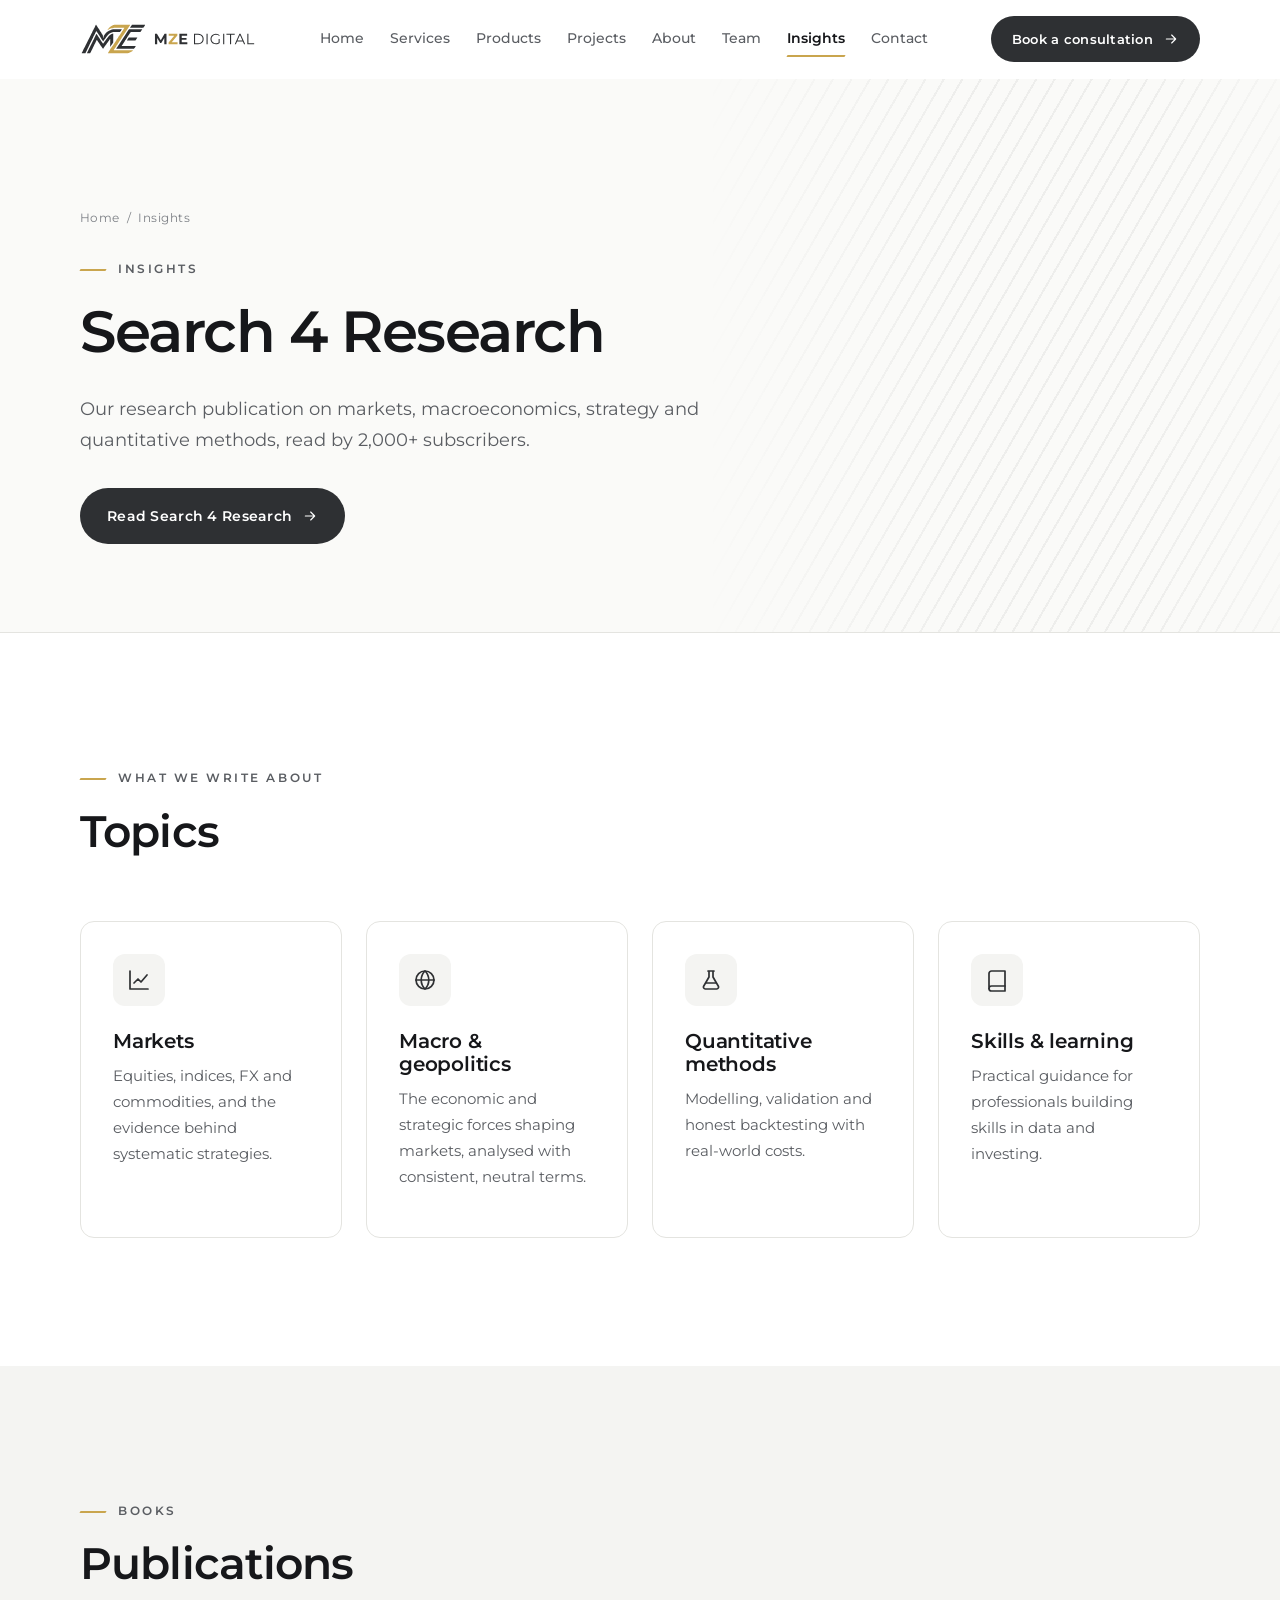
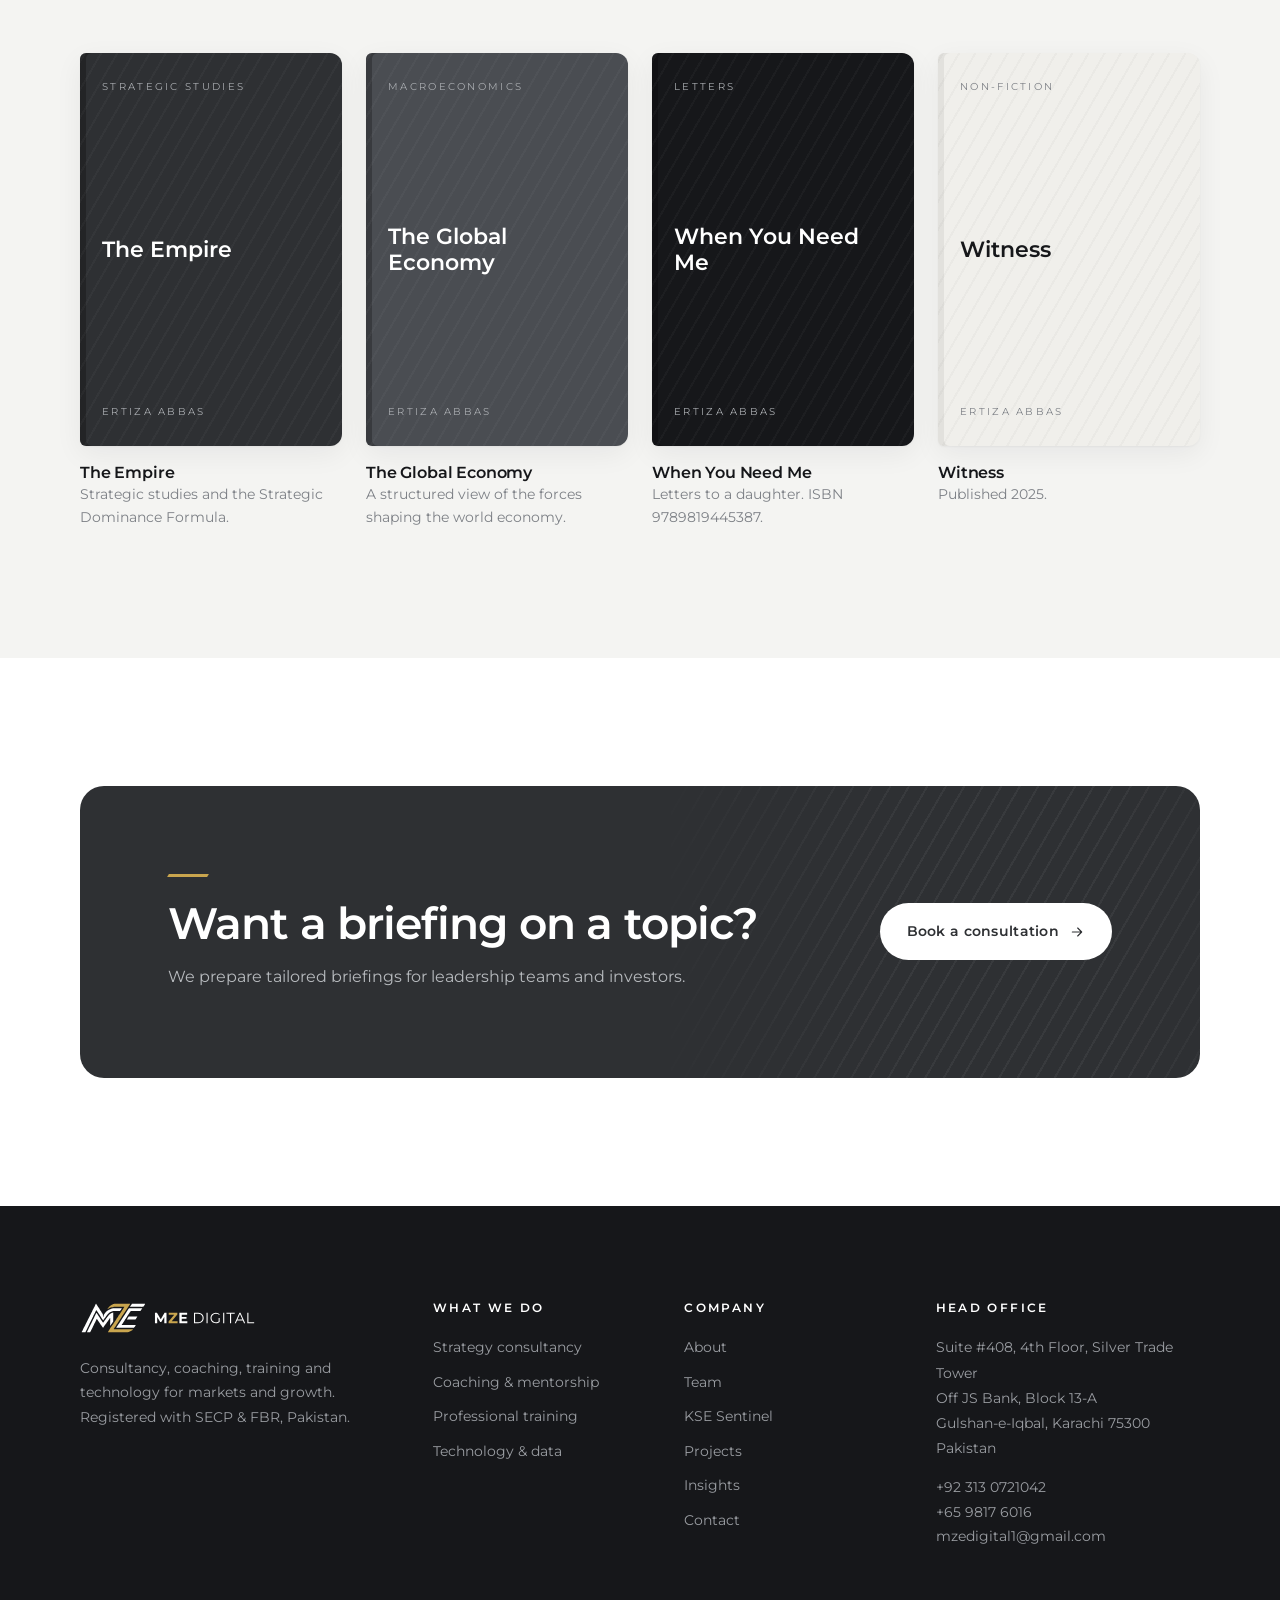
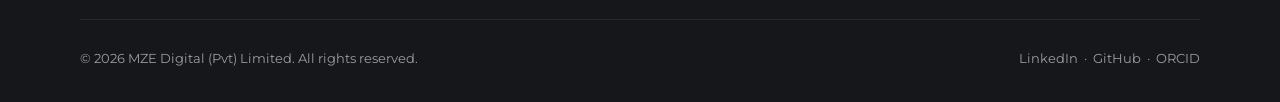
<file: blog.html>
<!DOCTYPE html>
<html lang="en" class="no-js">
<head>
<meta charset="utf-8">
<meta name="viewport" content="width=device-width, initial-scale=1">
<title>Insights — MZE Digital</title>
<meta name="description" content="Search 4 Research: research and commentary on markets, economics, strategy and data from MZE Digital.">
<link rel="canonical" href="https://www.mzedigital.com/blog.html">
<meta property="og:title" content="Insights — MZE Digital">
<meta property="og:description" content="Search 4 Research: research and commentary on markets, economics, strategy and data from MZE Digital.">
<meta property="og:type" content="website">
<meta property="og:url" content="https://www.mzedigital.com/blog.html">
<meta property="og:image" content="https://www.mzedigital.com/assets/img/og-image.png">
<meta property="og:site_name" content="MZE Digital">
<meta name="twitter:card" content="summary_large_image">
<meta name="theme-color" content="#2E3033">
<link rel="icon" href="assets/img/favicon.ico" sizes="any">
<link rel="icon" href="assets/img/favicon.svg" type="image/svg+xml">
<link rel="apple-touch-icon" href="assets/img/apple-touch-icon.png">
<link rel="manifest" href="site.webmanifest">
<link rel="preload" href="assets/fonts/montserrat-latin-400-normal.woff2" as="font" type="font/woff2" crossorigin>
<link rel="preload" href="assets/fonts/montserrat-latin-600-normal.woff2" as="font" type="font/woff2" crossorigin>
<link rel="stylesheet" href="assets/css/style.css">
</head>
<body data-page="blog.html">
<a href="#main" class="skip-link">Skip to content</a>
<header class="site-header">
  <div class="container nav">
    <a class="brand" href="index.html" aria-label="MZE Digital home"><img src="assets/img/logo-horizontal-dark.svg" alt="MZE Digital" width="170" height="31"></a>
    <ul class="nav-links">
      <li><a href="index.html">Home</a></li><li><a href="services.html">Services</a></li><li><a href="products.html">Products</a></li><li><a href="projects.html">Projects</a></li><li><a href="about.html">About</a></li><li><a href="team.html">Team</a></li><li><a href="blog.html" aria-current="page">Insights</a></li><li><a href="contact.html">Contact</a></li>
      <li class="mobile-cta"><a class="btn btn--primary" href="contact.html" style="justify-content:center;border:0;color:#fff">Book a consultation</a></li>
    </ul>
    <div class="nav-cta">
      <a class="btn btn--primary" href="contact.html">Book a consultation <svg class="" viewBox="0 0 24 24" fill="none" stroke="currentColor" stroke-width="1.7" stroke-linecap="round" stroke-linejoin="round" aria-hidden="true"><path d="M5 12h14M13 6l6 6-6 6"/></svg></a>
      <button class="nav-toggle" aria-label="Open menu" aria-expanded="false"><span></span><span></span><span></span></button>
    </div>
  </div>
</header>
<main id="main">
<section class="page-hero">
  <div class="stripes"></div>
  <div class="container">
    <div class="crumbs"><a href="index.html">Home</a> &nbsp;/&nbsp; Insights</div>
    <span class="eyebrow">Insights</span>
    <h1>Search 4 Research</h1>
    <p class="lead">Our research publication on markets, macroeconomics, strategy and quantitative methods, read by 2,000+ subscribers.</p><div class="btn-row" style="margin-top:32px"><a class="btn btn--primary" href="contact.html">Read Search 4 Research <svg class="" viewBox="0 0 24 24" fill="none" stroke="currentColor" stroke-width="1.7" stroke-linecap="round" stroke-linejoin="round" aria-hidden="true"><path d="M5 12h14M13 6l6 6-6 6"/></svg></a></div>
  </div>
</section>
<section class="section">
  <div class="container">
    <div class="section-head reveal"><span class="eyebrow">What we write about</span><h2>Topics</h2></div>
    <div class="grid grid-4">
      <div class="card reveal"><div class="icon-box"><svg class="" viewBox="0 0 24 24" fill="none" stroke="currentColor" stroke-width="1.7" stroke-linecap="round" stroke-linejoin="round" aria-hidden="true"><path d="M3 3v18h18"/><path d="M7 15l4-4 3 3 6-7"/></svg></div><h3>Markets</h3><p>Equities, indices, FX and commodities, and the evidence behind systematic strategies.</p></div>
      <div class="card reveal"><div class="icon-box"><svg class="" viewBox="0 0 24 24" fill="none" stroke="currentColor" stroke-width="1.7" stroke-linecap="round" stroke-linejoin="round" aria-hidden="true"><circle cx="12" cy="12" r="9"/><path d="M3 12h18M12 3c2.5 2.5 3.8 5.5 3.8 9s-1.3 6.5-3.8 9c-2.5-2.5-3.8-5.5-3.8-9S9.5 5.5 12 3z"/></svg></div><h3>Macro &amp; geopolitics</h3><p>The economic and strategic forces shaping markets, analysed with consistent, neutral terms.</p></div>
      <div class="card reveal"><div class="icon-box"><svg class="" viewBox="0 0 24 24" fill="none" stroke="currentColor" stroke-width="1.7" stroke-linecap="round" stroke-linejoin="round" aria-hidden="true"><path d="M9 3h6M10 3v6l-5.5 9.5A2 2 0 006.2 21h11.6a2 2 0 001.7-2.5L14 9V3"/><path d="M7.5 15h9"/></svg></div><h3>Quantitative methods</h3><p>Modelling, validation and honest backtesting with real-world costs.</p></div>
      <div class="card reveal"><div class="icon-box"><svg class="" viewBox="0 0 24 24" fill="none" stroke="currentColor" stroke-width="1.7" stroke-linecap="round" stroke-linejoin="round" aria-hidden="true"><path d="M4 5.5A2.5 2.5 0 016.5 3H20v15H6.5A2.5 2.5 0 004 20.5z"/><path d="M4 20.5A2.5 2.5 0 006.5 23H20v-5"/></svg></div><h3>Skills &amp; learning</h3><p>Practical guidance for professionals building skills in data and investing.</p></div>
    </div>
  </div>
</section>

<section class="section section--paper">
  <div class="container">
    <div class="section-head reveal"><span class="eyebrow">Books</span><h2>Publications</h2></div>
    <div class="grid grid-4"><div class="book reveal"><div class="book-cover "><small>STRATEGIC STUDIES</small><b>The Empire</b><small>ERTIZA ABBAS</small></div><div><h4>The Empire</h4><p>Strategic studies and the Strategic Dominance Formula.</p></div></div><div class="book reveal"><div class="book-cover v2"><small>MACROECONOMICS</small><b>The Global Economy</b><small>ERTIZA ABBAS</small></div><div><h4>The Global Economy</h4><p>A structured view of the forces shaping the world economy.</p></div></div><div class="book reveal"><div class="book-cover v3"><small>LETTERS</small><b>When You Need Me</b><small>ERTIZA ABBAS</small></div><div><h4>When You Need Me</h4><p>Letters to a daughter. ISBN 9789819445387.</p></div></div><div class="book reveal"><div class="book-cover v4"><small>NON-FICTION</small><b>Witness</b><small>ERTIZA ABBAS</small></div><div><h4>Witness</h4><p>Published 2025.</p></div></div></div>
  </div>
</section>
<section class="section">
  <div class="container">
    <div class="cta reveal">
      <div class="stripes"></div>
      <div><h2>Want a briefing on a topic?</h2><p>We prepare tailored briefings for leadership teams and investors.</p></div>
      <div class="btn-row"><a class="btn btn--light" href="contact.html">Book a consultation <svg class="" viewBox="0 0 24 24" fill="none" stroke="currentColor" stroke-width="1.7" stroke-linecap="round" stroke-linejoin="round" aria-hidden="true"><path d="M5 12h14M13 6l6 6-6 6"/></svg></a></div>
    </div>
  </div>
</section></main>
<footer class="site-footer">
  <div class="container">
    <div class="footer-grid">
      <div>
        <img src="assets/img/logo-horizontal-light.svg" alt="MZE Digital" width="170" height="31">
        <p style="max-width:330px">Consultancy, coaching, training and technology for markets and growth. Registered with SECP &amp; FBR, Pakistan.</p>
      </div>
      <div>
        <h4>What we do</h4>
        <ul><li><a href="services.html#consultancy">Strategy consultancy</a></li><li><a href="services.html#coaching">Coaching & mentorship</a></li><li><a href="services.html#training">Professional training</a></li><li><a href="services.html#technology">Technology & data</a></li></ul>
      </div>
      <div>
        <h4>Company</h4>
        <ul><li><a href="about.html">About</a></li><li><a href="team.html">Team</a></li><li><a href="products.html">KSE Sentinel</a></li><li><a href="projects.html">Projects</a></li><li><a href="blog.html">Insights</a></li><li><a href="contact.html">Contact</a></li></ul>
      </div>
      <div>
        <h4>Head office</h4>
        <address>Suite #408, 4th Floor, Silver Trade Tower<br>Off JS Bank, Block 13-A<br>Gulshan-e-Iqbal, Karachi 75300<br>Pakistan</address>
        <p style="margin-top:14px"><a href="tel:+923130721042">+92 313 0721042</a><br><a href="tel:+6598176016">+65 9817 6016</a><br><a href="mailto:mzedigital1@gmail.com">mzedigital1@gmail.com</a></p>
      </div>
    </div>
    <div class="footer-bottom">
      <span>&copy; <span data-year>2026</span> MZE Digital (Pvt) Limited. All rights reserved.</span>
      <span><a href="https://www.linkedin.com/in/abbas-ertiza/" target="_blank" rel="noopener">LinkedIn</a> &nbsp;·&nbsp; <a href="https://github.com/ErtizaAbbas" target="_blank" rel="noopener">GitHub</a> &nbsp;·&nbsp; <a href="https://orcid.org/0009-0000-5529-1683" target="_blank" rel="noopener">ORCID</a></span>
    </div>
  </div>
</footer>
<script src="assets/js/main.js"></script>
</body>
</html>
</file>
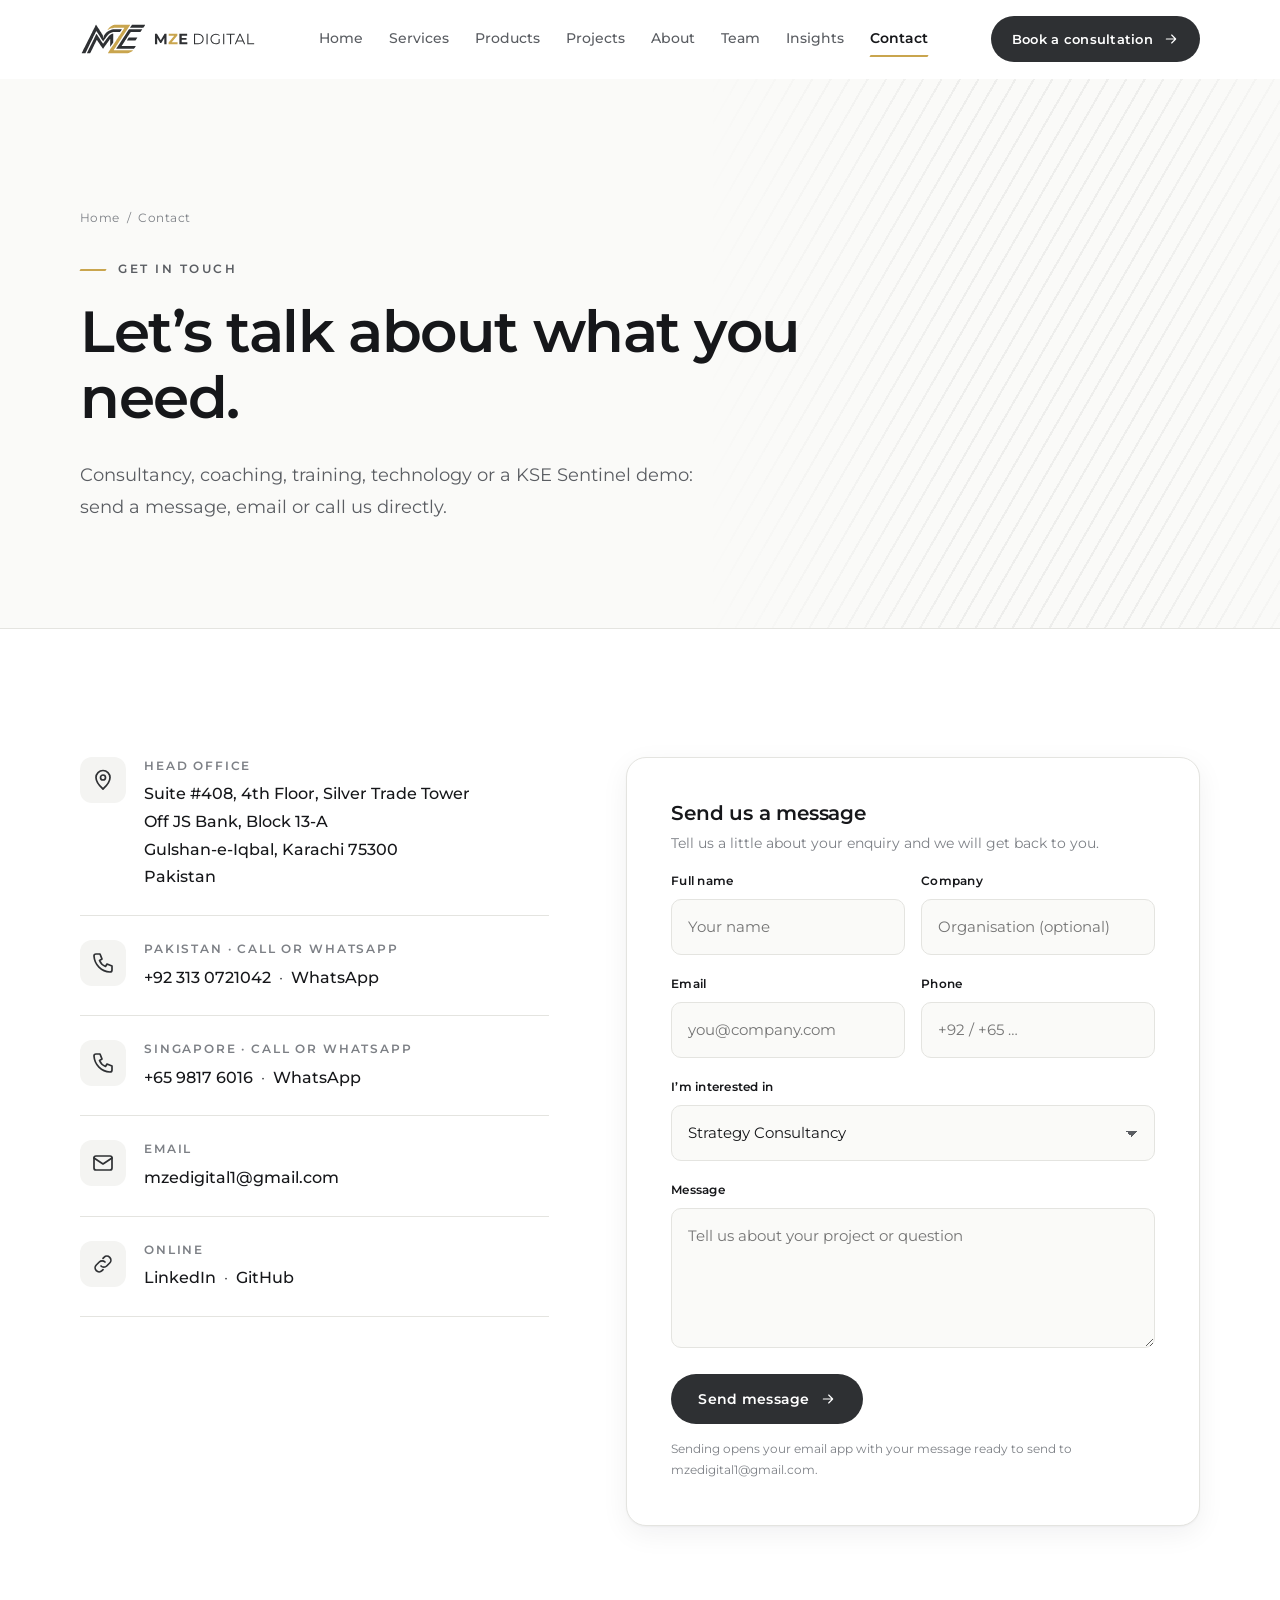
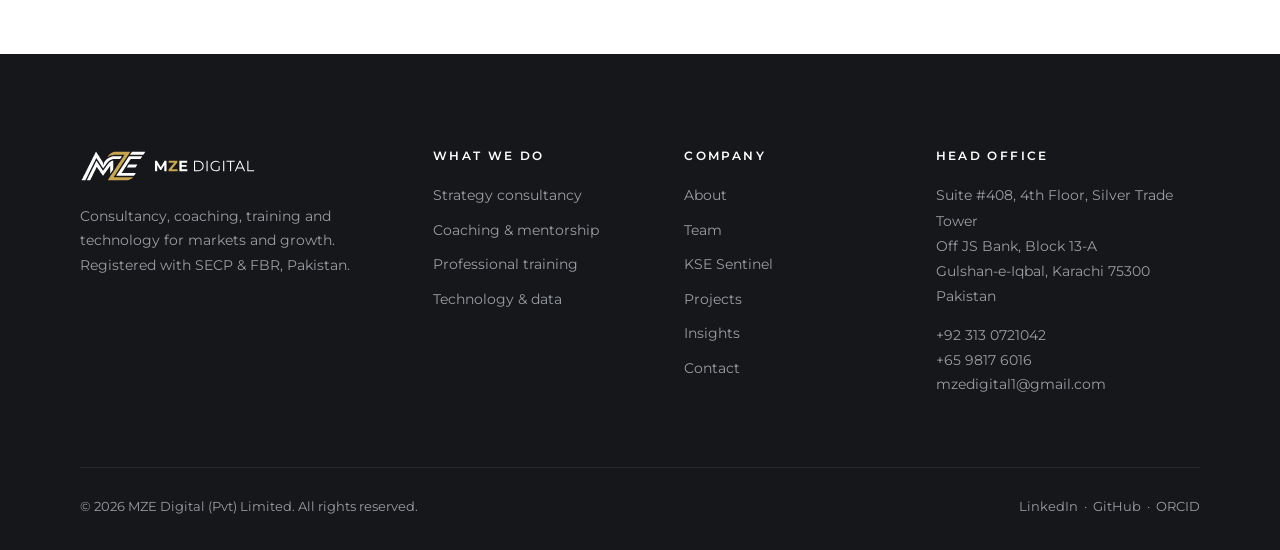
<file: contact.html>
<!DOCTYPE html>
<html lang="en" class="no-js">
<head>
<meta charset="utf-8">
<meta name="viewport" content="width=device-width, initial-scale=1">
<title>Contact — MZE Digital</title>
<meta name="description" content="Contact MZE Digital in Karachi or Singapore.">
<link rel="canonical" href="https://www.mzedigital.com/contact.html">
<meta property="og:title" content="Contact — MZE Digital">
<meta property="og:description" content="Contact MZE Digital in Karachi or Singapore.">
<meta property="og:type" content="website">
<meta property="og:url" content="https://www.mzedigital.com/contact.html">
<meta property="og:image" content="https://www.mzedigital.com/assets/img/og-image.png">
<meta property="og:site_name" content="MZE Digital">
<meta name="twitter:card" content="summary_large_image">
<meta name="theme-color" content="#2E3033">
<link rel="icon" href="assets/img/favicon.ico" sizes="any">
<link rel="icon" href="assets/img/favicon.svg" type="image/svg+xml">
<link rel="apple-touch-icon" href="assets/img/apple-touch-icon.png">
<link rel="manifest" href="site.webmanifest">
<link rel="preload" href="assets/fonts/montserrat-latin-400-normal.woff2" as="font" type="font/woff2" crossorigin>
<link rel="preload" href="assets/fonts/montserrat-latin-600-normal.woff2" as="font" type="font/woff2" crossorigin>
<link rel="stylesheet" href="assets/css/style.css">
</head>
<body data-page="contact.html">
<a href="#main" class="skip-link">Skip to content</a>
<header class="site-header">
  <div class="container nav">
    <a class="brand" href="index.html" aria-label="MZE Digital home"><img src="assets/img/logo-horizontal-dark.svg" alt="MZE Digital" width="170" height="31"></a>
    <ul class="nav-links">
      <li><a href="index.html">Home</a></li><li><a href="services.html">Services</a></li><li><a href="products.html">Products</a></li><li><a href="projects.html">Projects</a></li><li><a href="about.html">About</a></li><li><a href="team.html">Team</a></li><li><a href="blog.html">Insights</a></li><li><a href="contact.html" aria-current="page">Contact</a></li>
      <li class="mobile-cta"><a class="btn btn--primary" href="contact.html" style="justify-content:center;border:0;color:#fff">Book a consultation</a></li>
    </ul>
    <div class="nav-cta">
      <a class="btn btn--primary" href="contact.html">Book a consultation <svg class="" viewBox="0 0 24 24" fill="none" stroke="currentColor" stroke-width="1.7" stroke-linecap="round" stroke-linejoin="round" aria-hidden="true"><path d="M5 12h14M13 6l6 6-6 6"/></svg></a>
      <button class="nav-toggle" aria-label="Open menu" aria-expanded="false"><span></span><span></span><span></span></button>
    </div>
  </div>
</header>
<main id="main">
<section class="page-hero">
  <div class="stripes"></div>
  <div class="container">
    <div class="crumbs"><a href="index.html">Home</a> &nbsp;/&nbsp; Contact</div>
    <span class="eyebrow">Get in touch</span>
    <h1>Let’s talk about what you need.</h1>
    <p class="lead">Consultancy, coaching, training, technology or a KSE Sentinel demo: send a message, email or call us directly.</p>
  </div>
</section>
<section class="section">
  <div class="container contact-grid">
    <div class="reveal">
      <div class="contact-item"><div class="icon-box"><svg class="" viewBox="0 0 24 24" fill="none" stroke="currentColor" stroke-width="1.7" stroke-linecap="round" stroke-linejoin="round" aria-hidden="true"><path d="M12 21s-7-6.2-7-11.5A7 7 0 0119 9.5C19 14.8 12 21 12 21z"/><circle cx="12" cy="9.5" r="2.5"/></svg></div><div><small>Head office</small><b>Suite #408, 4th Floor, Silver Trade Tower<br>Off JS Bank, Block 13-A<br>Gulshan-e-Iqbal, Karachi 75300<br>Pakistan</b></div></div>
      <div class="contact-item"><div class="icon-box"><svg class="" viewBox="0 0 24 24" fill="none" stroke="currentColor" stroke-width="1.7" stroke-linecap="round" stroke-linejoin="round" aria-hidden="true"><path d="M5 3h4l2 5-2.5 1.5a11 11 0 006 6L16 13l5 2v4a2 2 0 01-2 2A17 17 0 013 5a2 2 0 012-2z"/></svg></div><div><small>Pakistan · call or WhatsApp</small><a href="tel:+923130721042">+92 313 0721042</a> &nbsp;·&nbsp; <a href="https://wa.me/923130721042" target="_blank" rel="noopener">WhatsApp</a></div></div><div class="contact-item"><div class="icon-box"><svg class="" viewBox="0 0 24 24" fill="none" stroke="currentColor" stroke-width="1.7" stroke-linecap="round" stroke-linejoin="round" aria-hidden="true"><path d="M5 3h4l2 5-2.5 1.5a11 11 0 006 6L16 13l5 2v4a2 2 0 01-2 2A17 17 0 013 5a2 2 0 012-2z"/></svg></div><div><small>Singapore · call or WhatsApp</small><a href="tel:+6598176016">+65 9817 6016</a> &nbsp;·&nbsp; <a href="https://wa.me/6598176016" target="_blank" rel="noopener">WhatsApp</a></div></div>
      <div class="contact-item"><div class="icon-box"><svg class="" viewBox="0 0 24 24" fill="none" stroke="currentColor" stroke-width="1.7" stroke-linecap="round" stroke-linejoin="round" aria-hidden="true"><rect x="3" y="5" width="18" height="14" rx="2"/><path d="M3 7l9 6 9-6"/></svg></div><div><small>Email</small><a href="mailto:mzedigital1@gmail.com">mzedigital1@gmail.com</a></div></div>
      <div class="contact-item"><div class="icon-box"><svg class="" viewBox="0 0 24 24" fill="none" stroke="currentColor" stroke-width="1.7" stroke-linecap="round" stroke-linejoin="round" aria-hidden="true"><path d="M10 14a4 4 0 005.7 0l3-3a4 4 0 00-5.7-5.7l-1 1"/><path d="M14 10a4 4 0 00-5.7 0l-3 3a4 4 0 005.7 5.7l1-1"/></svg></div><div><small>Online</small><a href="https://www.linkedin.com/in/abbas-ertiza/" target="_blank" rel="noopener">LinkedIn</a> &nbsp;·&nbsp; <a href="https://github.com/ErtizaAbbas" target="_blank" rel="noopener">GitHub</a></div></div>
    </div>
    <form class="form reveal" data-form data-mailto="mzedigital1@gmail.com">
      <h3 style="margin-bottom:6px">Send us a message</h3>
      <p class="muted" style="font-size:.9rem">Tell us a little about your enquiry and we will get back to you.</p>
      <div class="form-row">
        <div class="field"><label for="n">Full name</label><input id="n" name="name" required placeholder="Your name"></div>
        <div class="field"><label for="c">Company</label><input id="c" name="company" placeholder="Organisation (optional)"></div>
      </div>
      <div class="form-row">
        <div class="field"><label for="e">Email</label><input id="e" name="email" type="email" required placeholder="you@company.com"></div>
        <div class="field"><label for="p">Phone</label><input id="p" name="phone" type="tel" placeholder="+92 / +65 …"></div>
      </div>
      <div class="field"><label for="s">I’m interested in</label>
        <select id="s" name="interest"><option>Strategy Consultancy</option><option>Coaching &amp; Mentorship</option><option>Professional Training</option><option>Technology &amp; Data</option><option>Data warehouse design / audit</option><option>KSE Sentinel</option><option>Partnership</option><option>Publishing</option><option>Other</option></select></div>
      <div class="field"><label for="m">Message</label><textarea id="m" name="message" required placeholder="Tell us about your project or question"></textarea></div>
      <span class="hp" aria-hidden="true"><input type="text" name="_gotcha" tabindex="-1" autocomplete="off"></span>
      <button class="btn btn--primary" type="submit">Send message <svg class="" viewBox="0 0 24 24" fill="none" stroke="currentColor" stroke-width="1.7" stroke-linecap="round" stroke-linejoin="round" aria-hidden="true"><path d="M5 12h14M13 6l6 6-6 6"/></svg></button>
      <p class="form-note">Sending opens your email app with your message ready to send to mzedigital1@gmail.com.</p>
      <div class="form-success">Thank you. Your email app should now be open with your message. If it did not open, please email mzedigital1@gmail.com directly.</div>
      <div class="form-error">Sorry, the message could not be sent. Please email or call us instead.</div>
    </form>
  </div>
</section>
</main>
<footer class="site-footer">
  <div class="container">
    <div class="footer-grid">
      <div>
        <img src="assets/img/logo-horizontal-light.svg" alt="MZE Digital" width="170" height="31">
        <p style="max-width:330px">Consultancy, coaching, training and technology for markets and growth. Registered with SECP &amp; FBR, Pakistan.</p>
      </div>
      <div>
        <h4>What we do</h4>
        <ul><li><a href="services.html#consultancy">Strategy consultancy</a></li><li><a href="services.html#coaching">Coaching & mentorship</a></li><li><a href="services.html#training">Professional training</a></li><li><a href="services.html#technology">Technology & data</a></li></ul>
      </div>
      <div>
        <h4>Company</h4>
        <ul><li><a href="about.html">About</a></li><li><a href="team.html">Team</a></li><li><a href="products.html">KSE Sentinel</a></li><li><a href="projects.html">Projects</a></li><li><a href="blog.html">Insights</a></li><li><a href="contact.html">Contact</a></li></ul>
      </div>
      <div>
        <h4>Head office</h4>
        <address>Suite #408, 4th Floor, Silver Trade Tower<br>Off JS Bank, Block 13-A<br>Gulshan-e-Iqbal, Karachi 75300<br>Pakistan</address>
        <p style="margin-top:14px"><a href="tel:+923130721042">+92 313 0721042</a><br><a href="tel:+6598176016">+65 9817 6016</a><br><a href="mailto:mzedigital1@gmail.com">mzedigital1@gmail.com</a></p>
      </div>
    </div>
    <div class="footer-bottom">
      <span>&copy; <span data-year>2026</span> MZE Digital (Pvt) Limited. All rights reserved.</span>
      <span><a href="https://www.linkedin.com/in/abbas-ertiza/" target="_blank" rel="noopener">LinkedIn</a> &nbsp;·&nbsp; <a href="https://github.com/ErtizaAbbas" target="_blank" rel="noopener">GitHub</a> &nbsp;·&nbsp; <a href="https://orcid.org/0009-0000-5529-1683" target="_blank" rel="noopener">ORCID</a></span>
    </div>
  </div>
</footer>
<script src="assets/js/main.js"></script>
</body>
</html>
</file>
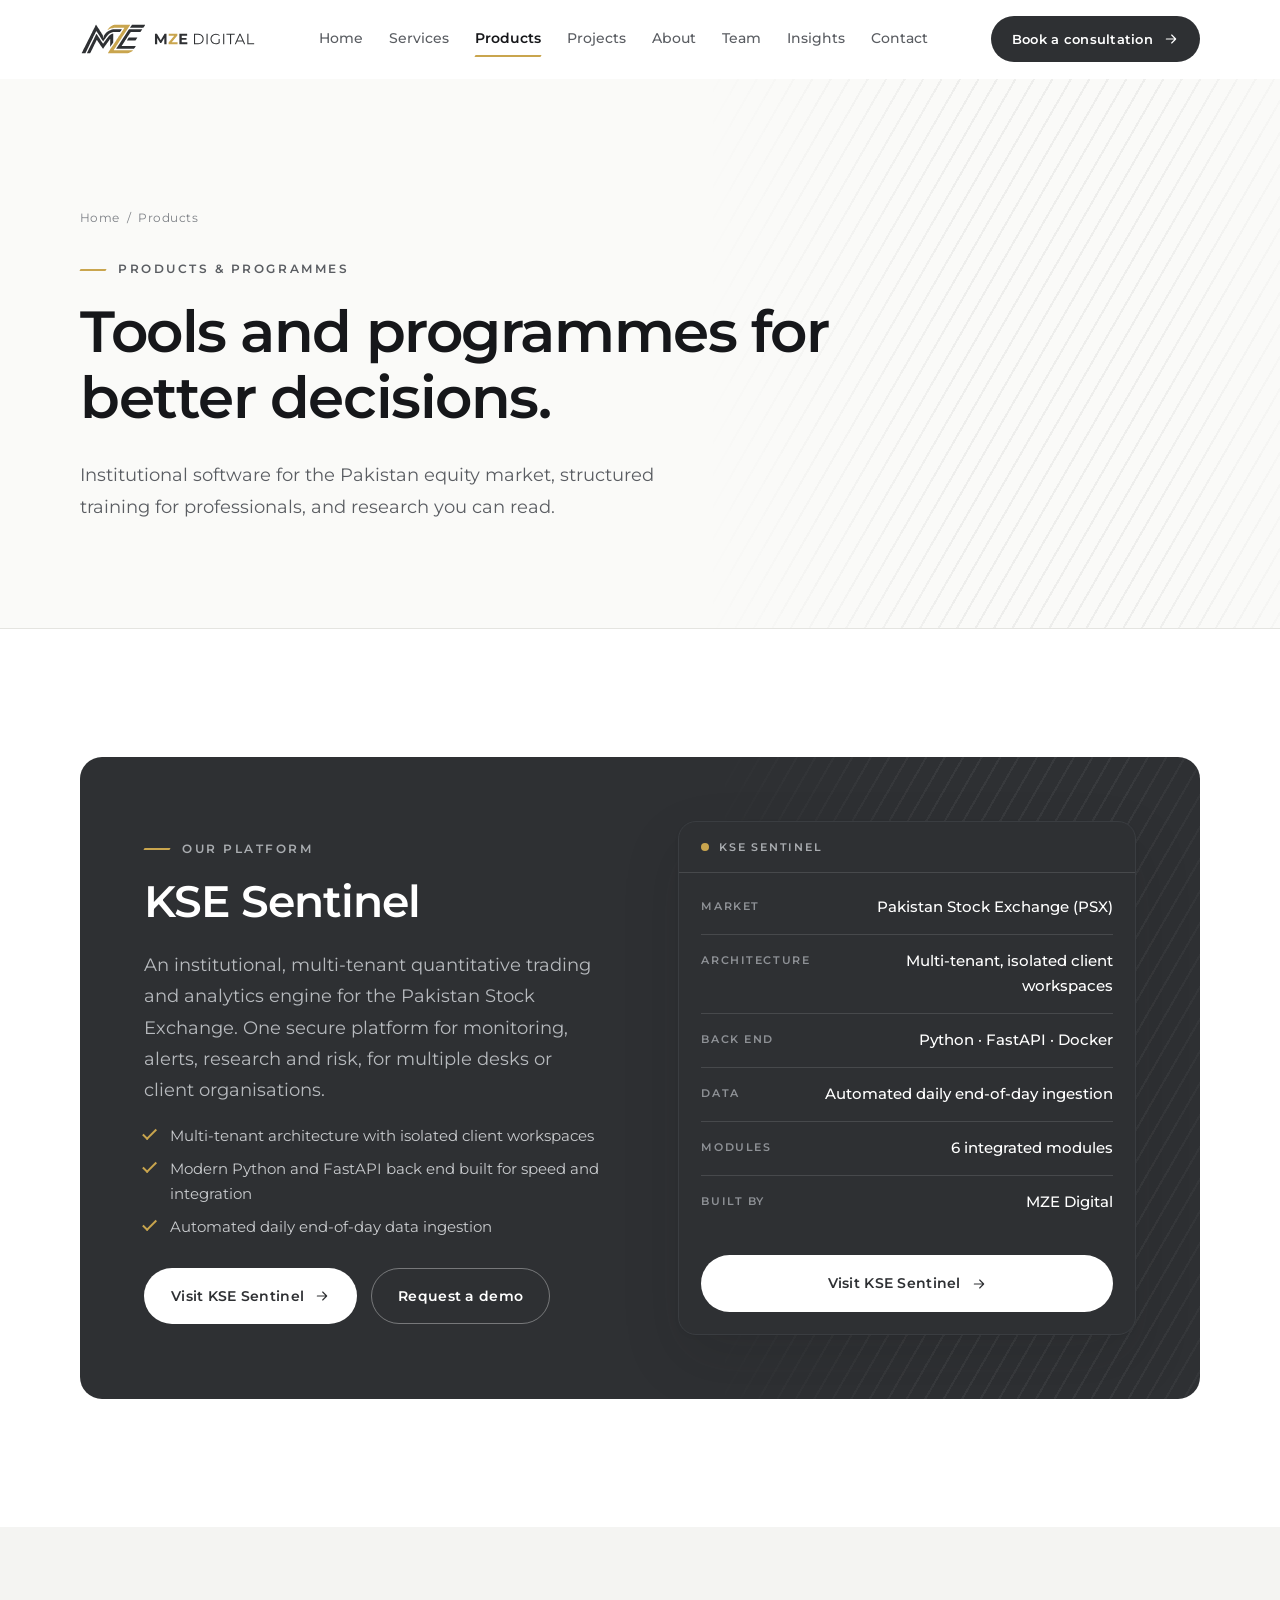
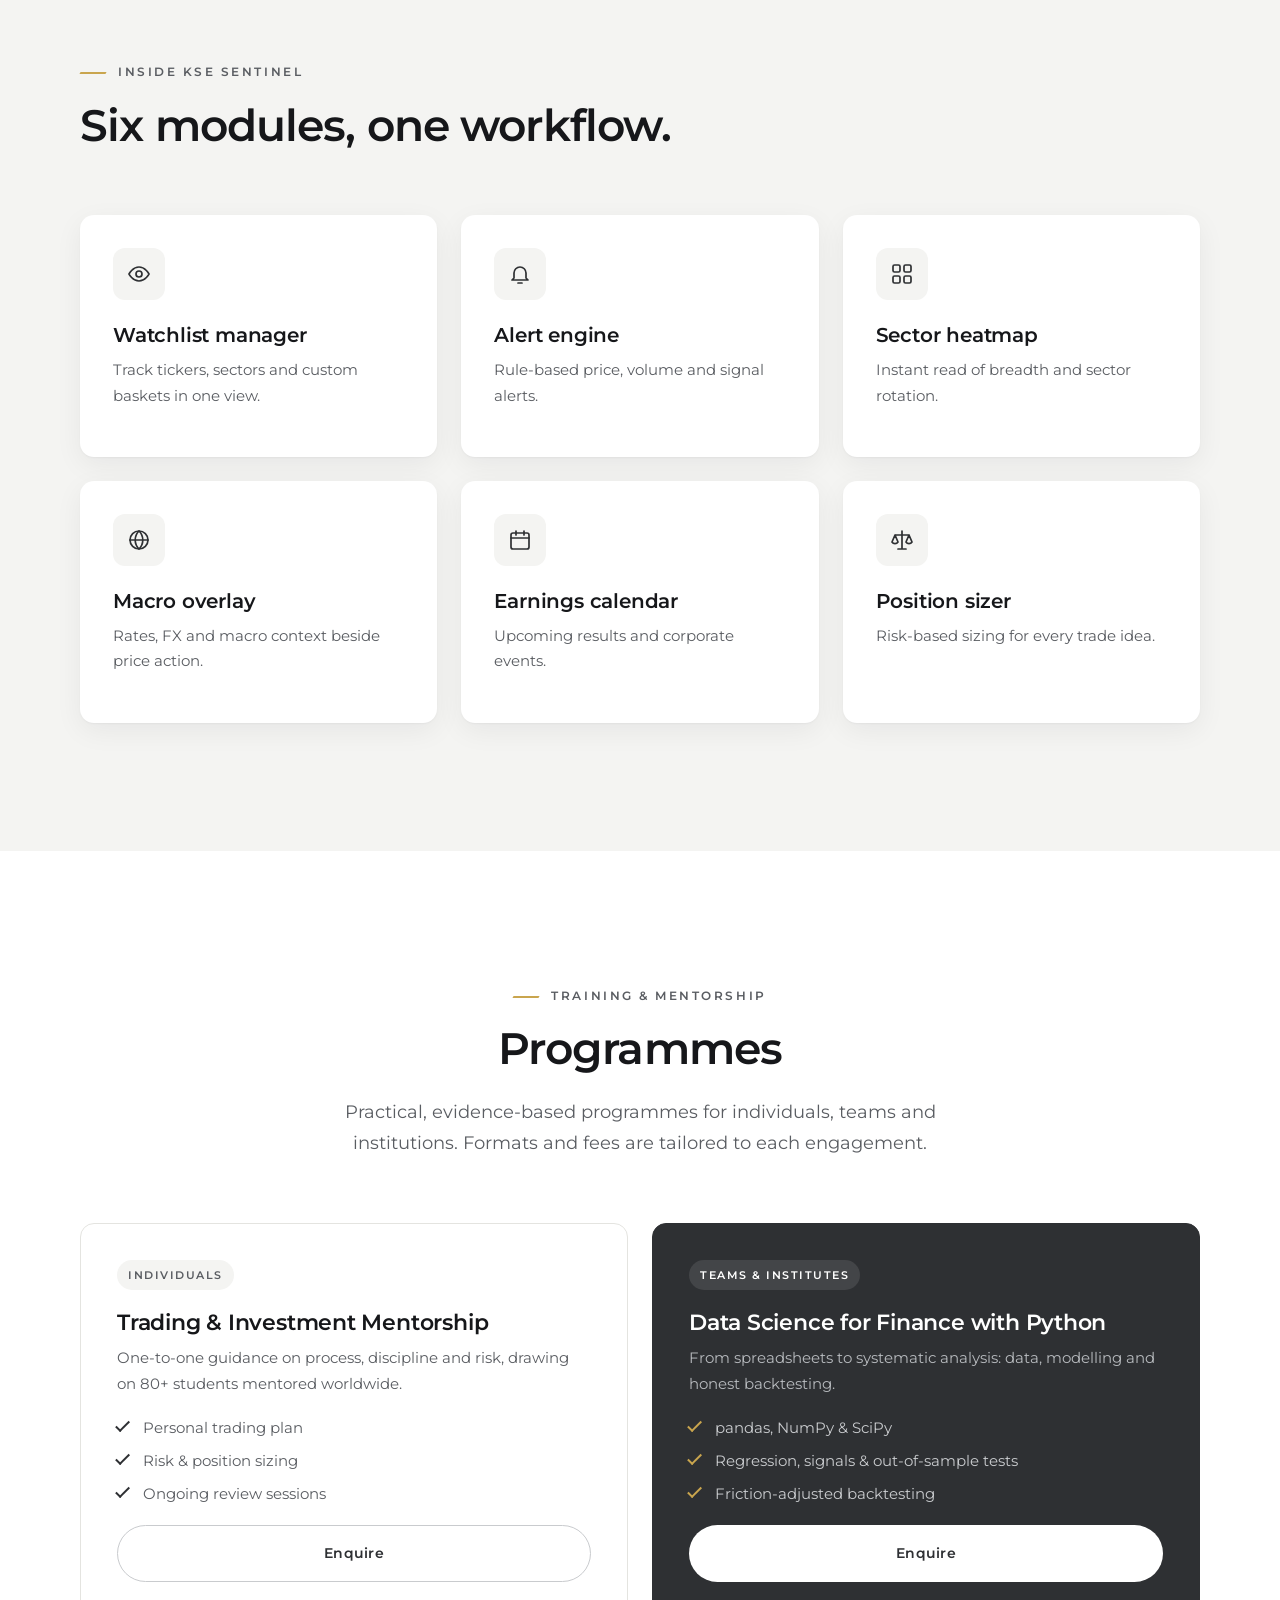
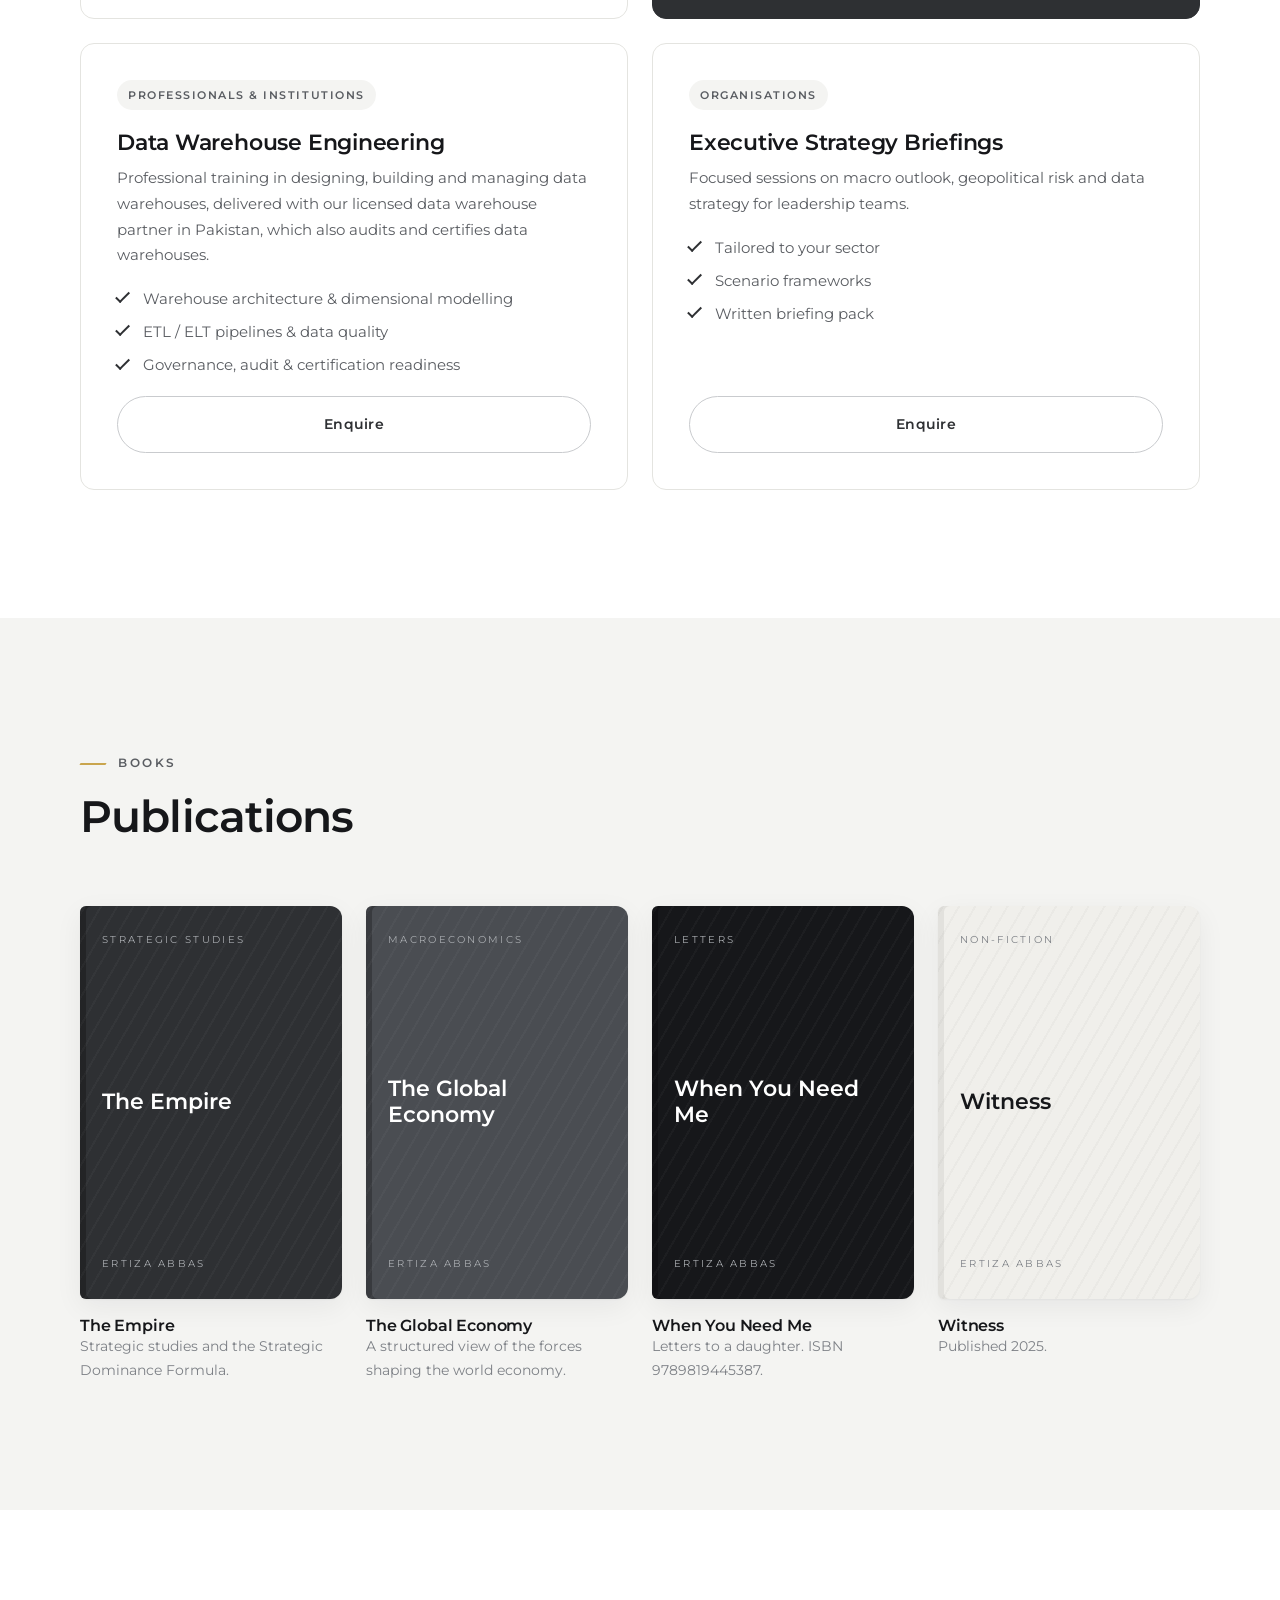
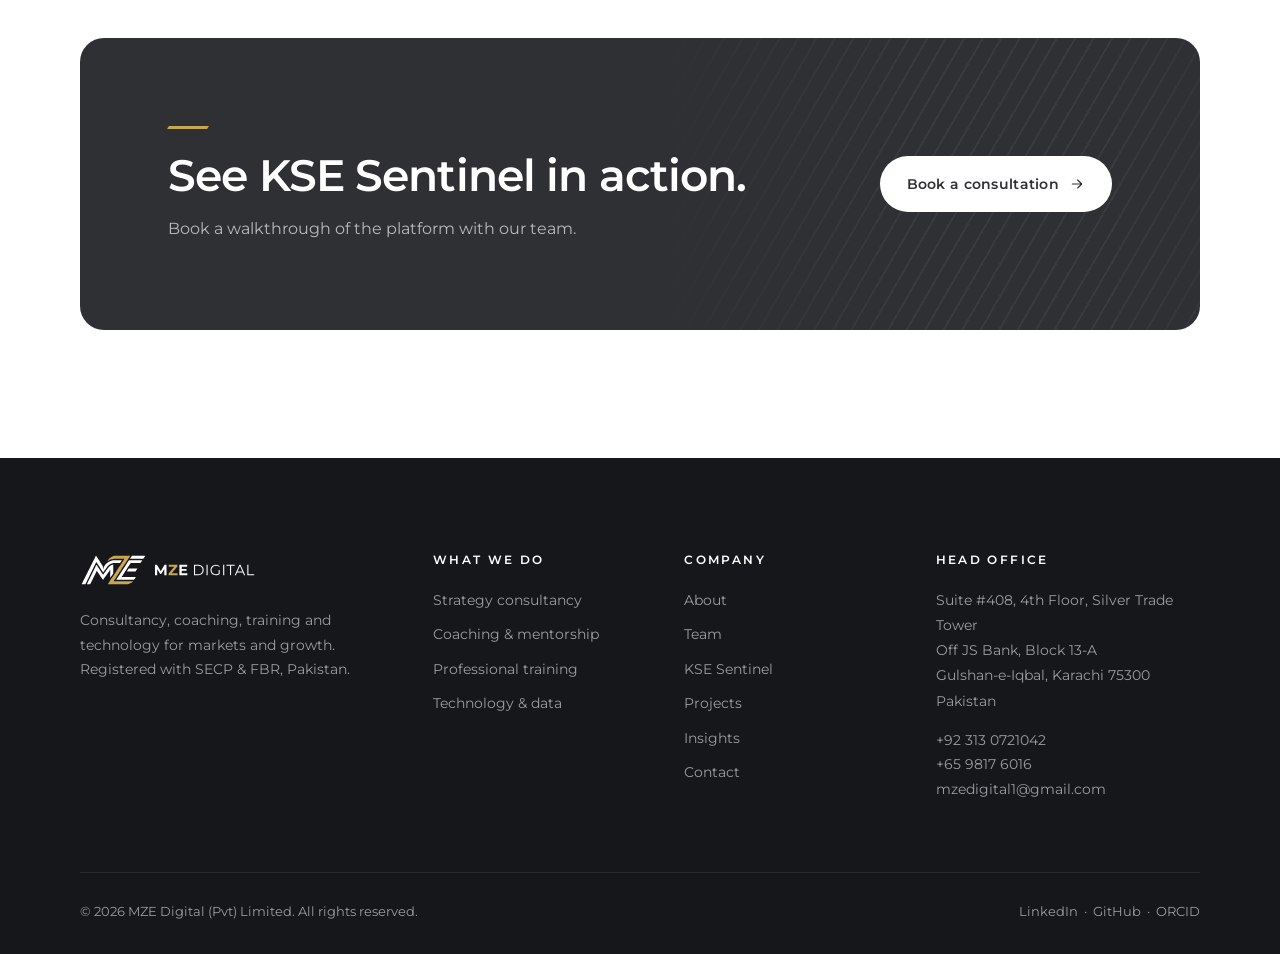
<file: products.html>
<!DOCTYPE html>
<html lang="en" class="no-js">
<head>
<meta charset="utf-8">
<meta name="viewport" content="width=device-width, initial-scale=1">
<title>Products — MZE Digital</title>
<meta name="description" content="KSE Sentinel, training programmes and publications from MZE Digital.">
<link rel="canonical" href="https://www.mzedigital.com/products.html">
<meta property="og:title" content="Products — MZE Digital">
<meta property="og:description" content="KSE Sentinel, training programmes and publications from MZE Digital.">
<meta property="og:type" content="website">
<meta property="og:url" content="https://www.mzedigital.com/products.html">
<meta property="og:image" content="https://www.mzedigital.com/assets/img/og-image.png">
<meta property="og:site_name" content="MZE Digital">
<meta name="twitter:card" content="summary_large_image">
<meta name="theme-color" content="#2E3033">
<link rel="icon" href="assets/img/favicon.ico" sizes="any">
<link rel="icon" href="assets/img/favicon.svg" type="image/svg+xml">
<link rel="apple-touch-icon" href="assets/img/apple-touch-icon.png">
<link rel="manifest" href="site.webmanifest">
<link rel="preload" href="assets/fonts/montserrat-latin-400-normal.woff2" as="font" type="font/woff2" crossorigin>
<link rel="preload" href="assets/fonts/montserrat-latin-600-normal.woff2" as="font" type="font/woff2" crossorigin>
<link rel="stylesheet" href="assets/css/style.css">
</head>
<body data-page="products.html">
<a href="#main" class="skip-link">Skip to content</a>
<header class="site-header">
  <div class="container nav">
    <a class="brand" href="index.html" aria-label="MZE Digital home"><img src="assets/img/logo-horizontal-dark.svg" alt="MZE Digital" width="170" height="31"></a>
    <ul class="nav-links">
      <li><a href="index.html">Home</a></li><li><a href="services.html">Services</a></li><li><a href="products.html" aria-current="page">Products</a></li><li><a href="projects.html">Projects</a></li><li><a href="about.html">About</a></li><li><a href="team.html">Team</a></li><li><a href="blog.html">Insights</a></li><li><a href="contact.html">Contact</a></li>
      <li class="mobile-cta"><a class="btn btn--primary" href="contact.html" style="justify-content:center;border:0;color:#fff">Book a consultation</a></li>
    </ul>
    <div class="nav-cta">
      <a class="btn btn--primary" href="contact.html">Book a consultation <svg class="" viewBox="0 0 24 24" fill="none" stroke="currentColor" stroke-width="1.7" stroke-linecap="round" stroke-linejoin="round" aria-hidden="true"><path d="M5 12h14M13 6l6 6-6 6"/></svg></a>
      <button class="nav-toggle" aria-label="Open menu" aria-expanded="false"><span></span><span></span><span></span></button>
    </div>
  </div>
</header>
<main id="main">
<section class="page-hero">
  <div class="stripes"></div>
  <div class="container">
    <div class="crumbs"><a href="index.html">Home</a> &nbsp;/&nbsp; Products</div>
    <span class="eyebrow">Products & programmes</span>
    <h1>Tools and programmes for better decisions.</h1>
    <p class="lead">Institutional software for the Pakistan equity market, structured training for professionals, and research you can read.</p>
  </div>
</section>
<section class="section">
  <div class="container">
    <div class="product-hero-card reveal">
      <div class="stripes"></div>
      <div class="feature">
        <div>
          <span class="eyebrow">Our platform</span>
          <h2>KSE Sentinel</h2>
          <p class="lead">An institutional, multi-tenant quantitative trading and analytics engine for the Pakistan Stock Exchange. One secure platform for monitoring, alerts, research and risk, for multiple desks or client organisations.</p>
          <ul class="ticks">
            <li>Multi-tenant architecture with isolated client workspaces</li>
            <li>Modern Python and FastAPI back end built for speed and integration</li>
            <li>Automated daily end-of-day data ingestion</li>
          </ul>
          <div class="btn-row" style="margin-top:28px"><a class="btn btn--light" href="contact.html">Visit KSE Sentinel <svg class="" viewBox="0 0 24 24" fill="none" stroke="currentColor" stroke-width="1.7" stroke-linecap="round" stroke-linejoin="round" aria-hidden="true"><path d="M5 12h14M13 6l6 6-6 6"/></svg></a><a class="btn btn--outline-light" href="contact.html">Request a demo</a></div>
        </div>
        <div><div class="spec-card">
  <div class="spec-head"><span class="spec-dot"></span><span>KSE SENTINEL</span></div>
  <div class="spec-body"><div class="spec-row"><small>Market</small><b>Pakistan Stock Exchange (PSX)</b></div><div class="spec-row"><small>Architecture</small><b>Multi-tenant, isolated client workspaces</b></div><div class="spec-row"><small>Back end</small><b>Python · FastAPI · Docker</b></div><div class="spec-row"><small>Data</small><b>Automated daily end-of-day ingestion</b></div><div class="spec-row"><small>Modules</small><b>6 integrated modules</b></div><div class="spec-row"><small>Built by</small><b>MZE Digital</b></div></div>
  <div class="spec-foot"><a class="btn btn--light" href="contact.html">Visit KSE Sentinel <svg class="" viewBox="0 0 24 24" fill="none" stroke="currentColor" stroke-width="1.7" stroke-linecap="round" stroke-linejoin="round" aria-hidden="true"><path d="M5 12h14M13 6l6 6-6 6"/></svg></a></div>
</div></div>
      </div>
    </div>
  </div>
</section>

<section class="section section--paper">
  <div class="container">
    <div class="section-head reveal"><span class="eyebrow">Inside KSE Sentinel</span><h2>Six modules, one workflow.</h2></div>
    <div class="grid grid-3">
      <div class="card reveal"><div class="icon-box"><svg class="" viewBox="0 0 24 24" fill="none" stroke="currentColor" stroke-width="1.7" stroke-linecap="round" stroke-linejoin="round" aria-hidden="true"><path d="M2 12s3.6-7 10-7 10 7 10 7-3.6 7-10 7S2 12 2 12z"/><circle cx="12" cy="12" r="3"/></svg></div><h3>Watchlist manager</h3><p>Track tickers, sectors and custom baskets in one view.</p></div><div class="card reveal"><div class="icon-box"><svg class="" viewBox="0 0 24 24" fill="none" stroke="currentColor" stroke-width="1.7" stroke-linecap="round" stroke-linejoin="round" aria-hidden="true"><path d="M6 16V11a6 6 0 1112 0v5l2 2H4z"/><path d="M10 21h4"/></svg></div><h3>Alert engine</h3><p>Rule-based price, volume and signal alerts.</p></div><div class="card reveal"><div class="icon-box"><svg class="" viewBox="0 0 24 24" fill="none" stroke="currentColor" stroke-width="1.7" stroke-linecap="round" stroke-linejoin="round" aria-hidden="true"><rect x="3" y="3" width="7" height="7" rx="1.5"/><rect x="14" y="3" width="7" height="7" rx="1.5"/><rect x="3" y="14" width="7" height="7" rx="1.5"/><rect x="14" y="14" width="7" height="7" rx="1.5"/></svg></div><h3>Sector heatmap</h3><p>Instant read of breadth and sector rotation.</p></div><div class="card reveal"><div class="icon-box"><svg class="" viewBox="0 0 24 24" fill="none" stroke="currentColor" stroke-width="1.7" stroke-linecap="round" stroke-linejoin="round" aria-hidden="true"><circle cx="12" cy="12" r="9"/><path d="M3 12h18M12 3c2.5 2.5 3.8 5.5 3.8 9s-1.3 6.5-3.8 9c-2.5-2.5-3.8-5.5-3.8-9S9.5 5.5 12 3z"/></svg></div><h3>Macro overlay</h3><p>Rates, FX and macro context beside price action.</p></div><div class="card reveal"><div class="icon-box"><svg class="" viewBox="0 0 24 24" fill="none" stroke="currentColor" stroke-width="1.7" stroke-linecap="round" stroke-linejoin="round" aria-hidden="true"><rect x="3" y="5" width="18" height="16" rx="2"/><path d="M3 10h18M8 3v4M16 3v4"/></svg></div><h3>Earnings calendar</h3><p>Upcoming results and corporate events.</p></div><div class="card reveal"><div class="icon-box"><svg class="" viewBox="0 0 24 24" fill="none" stroke="currentColor" stroke-width="1.7" stroke-linecap="round" stroke-linejoin="round" aria-hidden="true"><path d="M12 3v18M5 7h14M5 7l-3 7a3.5 3.5 0 006 0zM19 7l-3 7a3.5 3.5 0 006 0zM8 21h8"/></svg></div><h3>Position sizer</h3><p>Risk-based sizing for every trade idea.</p></div>
    </div>
  </div>
</section>

<section class="section" id="training">
  <div class="container">
    <div class="section-head center reveal"><span class="eyebrow">Training &amp; mentorship</span><h2>Programmes</h2><p class="lead">Practical, evidence-based programmes for individuals, teams and institutions. Formats and fees are tailored to each engagement.</p></div>
    <div class="grid grid-2 programmes">
      <div class="card price-card reveal"><span class="tag">Individuals</span><h3>Trading &amp; Investment Mentorship</h3><p>One-to-one guidance on process, discipline and risk, drawing on 80+ students mentored worldwide.</p><ul class="ticks"><li>Personal trading plan</li><li>Risk &amp; position sizing</li><li>Ongoing review sessions</li></ul><a class="btn btn--ghost" href="contact.html">Enquire</a></div>
      <div class="card price-card featured reveal"><span class="tag">Teams &amp; institutes</span><h3>Data Science for Finance with Python</h3><p>From spreadsheets to systematic analysis: data, modelling and honest backtesting.</p><ul class="ticks"><li>pandas, NumPy &amp; SciPy</li><li>Regression, signals &amp; out-of-sample tests</li><li>Friction-adjusted backtesting</li></ul><a class="btn btn--light" href="contact.html">Enquire</a></div>
      <div class="card price-card reveal"><span class="tag">Professionals &amp; institutions</span><h3>Data Warehouse Engineering</h3><p>Professional training in designing, building and managing data warehouses, delivered with our licensed data warehouse partner in Pakistan, which also audits and certifies data warehouses.</p><ul class="ticks"><li>Warehouse architecture &amp; dimensional modelling</li><li>ETL / ELT pipelines &amp; data quality</li><li>Governance, audit &amp; certification readiness</li></ul><a class="btn btn--ghost" href="contact.html">Enquire</a></div>
      <div class="card price-card reveal"><span class="tag">Organisations</span><h3>Executive Strategy Briefings</h3><p>Focused sessions on macro outlook, geopolitical risk and data strategy for leadership teams.</p><ul class="ticks"><li>Tailored to your sector</li><li>Scenario frameworks</li><li>Written briefing pack</li></ul><a class="btn btn--ghost" href="contact.html">Enquire</a></div>
    </div>
  </div>
</section>

<section class="section section--paper">
  <div class="container">
    <div class="section-head reveal"><span class="eyebrow">Books</span><h2>Publications</h2></div>
    <div class="grid grid-4"><div class="book reveal"><div class="book-cover "><small>STRATEGIC STUDIES</small><b>The Empire</b><small>ERTIZA ABBAS</small></div><div><h4>The Empire</h4><p>Strategic studies and the Strategic Dominance Formula.</p></div></div><div class="book reveal"><div class="book-cover v2"><small>MACROECONOMICS</small><b>The Global Economy</b><small>ERTIZA ABBAS</small></div><div><h4>The Global Economy</h4><p>A structured view of the forces shaping the world economy.</p></div></div><div class="book reveal"><div class="book-cover v3"><small>LETTERS</small><b>When You Need Me</b><small>ERTIZA ABBAS</small></div><div><h4>When You Need Me</h4><p>Letters to a daughter. ISBN 9789819445387.</p></div></div><div class="book reveal"><div class="book-cover v4"><small>NON-FICTION</small><b>Witness</b><small>ERTIZA ABBAS</small></div><div><h4>Witness</h4><p>Published 2025.</p></div></div></div>
  </div>
</section>
<section class="section">
  <div class="container">
    <div class="cta reveal">
      <div class="stripes"></div>
      <div><h2>See KSE Sentinel in action.</h2><p>Book a walkthrough of the platform with our team.</p></div>
      <div class="btn-row"><a class="btn btn--light" href="contact.html">Book a consultation <svg class="" viewBox="0 0 24 24" fill="none" stroke="currentColor" stroke-width="1.7" stroke-linecap="round" stroke-linejoin="round" aria-hidden="true"><path d="M5 12h14M13 6l6 6-6 6"/></svg></a></div>
    </div>
  </div>
</section></main>
<footer class="site-footer">
  <div class="container">
    <div class="footer-grid">
      <div>
        <img src="assets/img/logo-horizontal-light.svg" alt="MZE Digital" width="170" height="31">
        <p style="max-width:330px">Consultancy, coaching, training and technology for markets and growth. Registered with SECP &amp; FBR, Pakistan.</p>
      </div>
      <div>
        <h4>What we do</h4>
        <ul><li><a href="services.html#consultancy">Strategy consultancy</a></li><li><a href="services.html#coaching">Coaching & mentorship</a></li><li><a href="services.html#training">Professional training</a></li><li><a href="services.html#technology">Technology & data</a></li></ul>
      </div>
      <div>
        <h4>Company</h4>
        <ul><li><a href="about.html">About</a></li><li><a href="team.html">Team</a></li><li><a href="products.html">KSE Sentinel</a></li><li><a href="projects.html">Projects</a></li><li><a href="blog.html">Insights</a></li><li><a href="contact.html">Contact</a></li></ul>
      </div>
      <div>
        <h4>Head office</h4>
        <address>Suite #408, 4th Floor, Silver Trade Tower<br>Off JS Bank, Block 13-A<br>Gulshan-e-Iqbal, Karachi 75300<br>Pakistan</address>
        <p style="margin-top:14px"><a href="tel:+923130721042">+92 313 0721042</a><br><a href="tel:+6598176016">+65 9817 6016</a><br><a href="mailto:mzedigital1@gmail.com">mzedigital1@gmail.com</a></p>
      </div>
    </div>
    <div class="footer-bottom">
      <span>&copy; <span data-year>2026</span> MZE Digital (Pvt) Limited. All rights reserved.</span>
      <span><a href="https://www.linkedin.com/in/abbas-ertiza/" target="_blank" rel="noopener">LinkedIn</a> &nbsp;·&nbsp; <a href="https://github.com/ErtizaAbbas" target="_blank" rel="noopener">GitHub</a> &nbsp;·&nbsp; <a href="https://orcid.org/0009-0000-5529-1683" target="_blank" rel="noopener">ORCID</a></span>
    </div>
  </div>
</footer>
<script src="assets/js/main.js"></script>
</body>
</html>
</file>
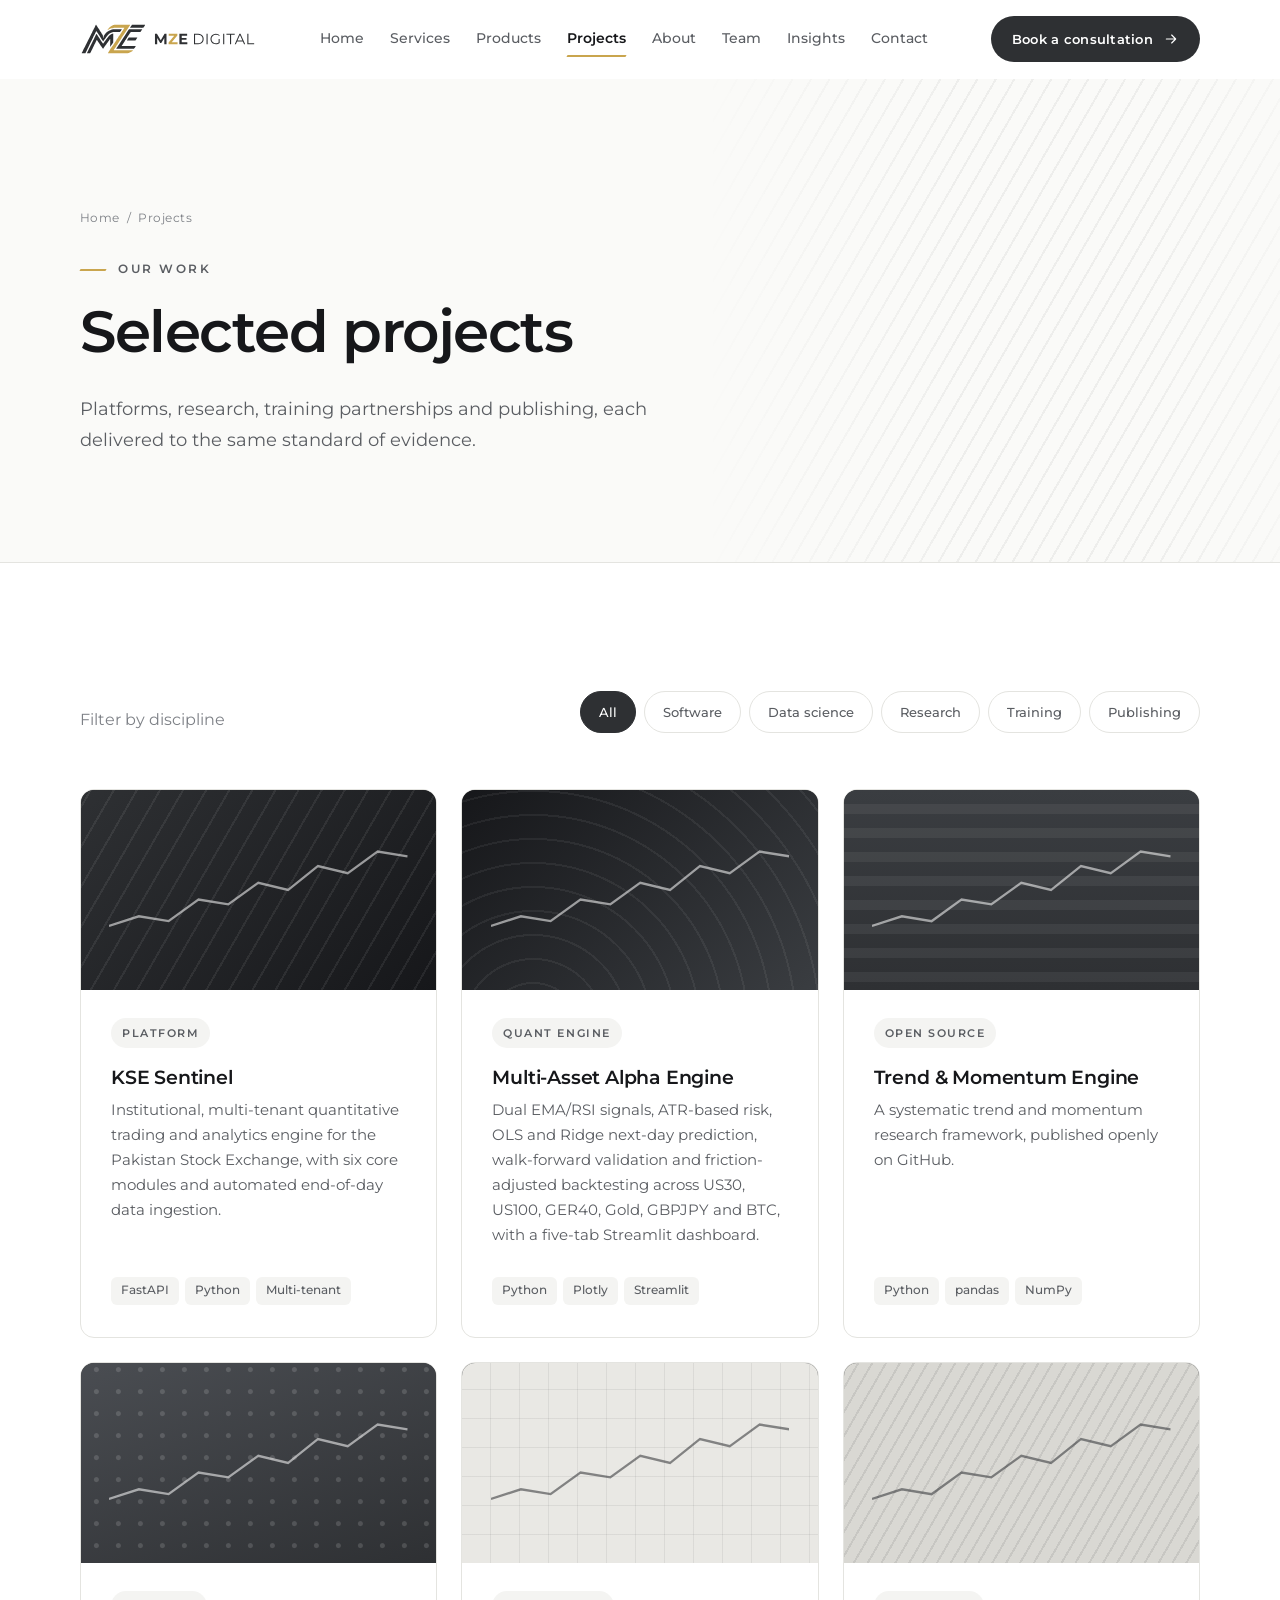
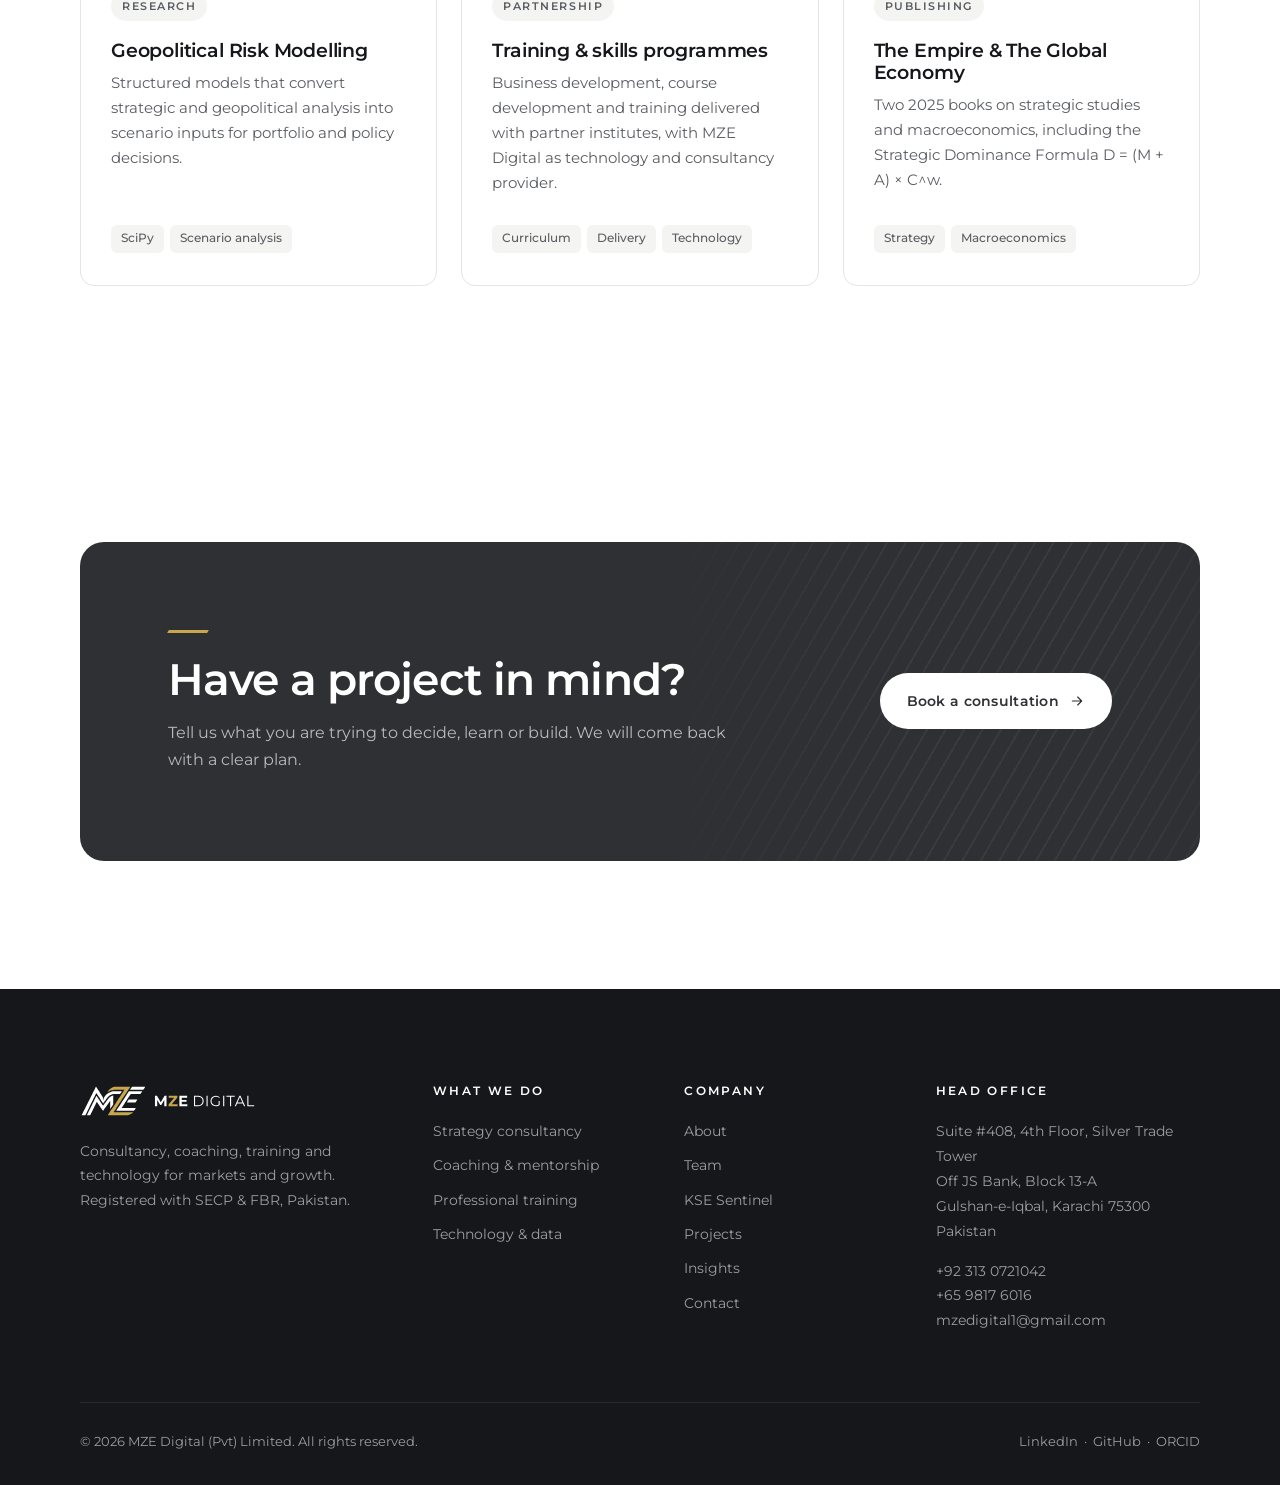
<file: projects.html>
<!DOCTYPE html>
<html lang="en" class="no-js">
<head>
<meta charset="utf-8">
<meta name="viewport" content="width=device-width, initial-scale=1">
<title>Projects — MZE Digital</title>
<meta name="description" content="Selected software, research, training and publishing work by MZE Digital.">
<link rel="canonical" href="https://www.mzedigital.com/projects.html">
<meta property="og:title" content="Projects — MZE Digital">
<meta property="og:description" content="Selected software, research, training and publishing work by MZE Digital.">
<meta property="og:type" content="website">
<meta property="og:url" content="https://www.mzedigital.com/projects.html">
<meta property="og:image" content="https://www.mzedigital.com/assets/img/og-image.png">
<meta property="og:site_name" content="MZE Digital">
<meta name="twitter:card" content="summary_large_image">
<meta name="theme-color" content="#2E3033">
<link rel="icon" href="assets/img/favicon.ico" sizes="any">
<link rel="icon" href="assets/img/favicon.svg" type="image/svg+xml">
<link rel="apple-touch-icon" href="assets/img/apple-touch-icon.png">
<link rel="manifest" href="site.webmanifest">
<link rel="preload" href="assets/fonts/montserrat-latin-400-normal.woff2" as="font" type="font/woff2" crossorigin>
<link rel="preload" href="assets/fonts/montserrat-latin-600-normal.woff2" as="font" type="font/woff2" crossorigin>
<link rel="stylesheet" href="assets/css/style.css">
</head>
<body data-page="projects.html">
<a href="#main" class="skip-link">Skip to content</a>
<header class="site-header">
  <div class="container nav">
    <a class="brand" href="index.html" aria-label="MZE Digital home"><img src="assets/img/logo-horizontal-dark.svg" alt="MZE Digital" width="170" height="31"></a>
    <ul class="nav-links">
      <li><a href="index.html">Home</a></li><li><a href="services.html">Services</a></li><li><a href="products.html">Products</a></li><li><a href="projects.html" aria-current="page">Projects</a></li><li><a href="about.html">About</a></li><li><a href="team.html">Team</a></li><li><a href="blog.html">Insights</a></li><li><a href="contact.html">Contact</a></li>
      <li class="mobile-cta"><a class="btn btn--primary" href="contact.html" style="justify-content:center;border:0;color:#fff">Book a consultation</a></li>
    </ul>
    <div class="nav-cta">
      <a class="btn btn--primary" href="contact.html">Book a consultation <svg class="" viewBox="0 0 24 24" fill="none" stroke="currentColor" stroke-width="1.7" stroke-linecap="round" stroke-linejoin="round" aria-hidden="true"><path d="M5 12h14M13 6l6 6-6 6"/></svg></a>
      <button class="nav-toggle" aria-label="Open menu" aria-expanded="false"><span></span><span></span><span></span></button>
    </div>
  </div>
</header>
<main id="main">
<section class="page-hero">
  <div class="stripes"></div>
  <div class="container">
    <div class="crumbs"><a href="index.html">Home</a> &nbsp;/&nbsp; Projects</div>
    <span class="eyebrow">Our work</span>
    <h1>Selected projects</h1>
    <p class="lead">Platforms, research, training partnerships and publishing, each delivered to the same standard of evidence.</p>
  </div>
</section>
<section class="section">
  <div class="container">
    <div class="split-head reveal">
      <p class="muted" style="margin:0">Filter by discipline</p>
      <div class="filters">
        <button class="filter active" data-filter="all">All</button>
        <button class="filter" data-filter="software">Software</button>
        <button class="filter" data-filter="data-science">Data science</button>
        <button class="filter" data-filter="research">Research</button>
        <button class="filter" data-filter="training">Training</button>
        <button class="filter" data-filter="publishing">Publishing</button>
      </div>
    </div>
    <div class="grid grid-3"><div class="card project reveal" data-cat="software"><div class="post-thumb"><div class="pattern pat-1"></div><svg class="chartline" viewBox="0 0 300 100" preserveAspectRatio="none" aria-hidden="true"><path d="M0 80 L30 72 L60 76 L90 58 L120 62 L150 44 L180 50 L210 30 L240 36 L270 18 L300 22" fill="none" stroke="#ffffff" stroke-opacity=".55" stroke-width="2"/></svg></div><div class="project-body"><div class="tags"><span class="tag">Platform</span></div><h3>KSE Sentinel</h3><p>Institutional, multi-tenant quantitative trading and analytics engine for the Pakistan Stock Exchange, with six core modules and automated end-of-day data ingestion.</p><div class="stack"><span>FastAPI</span><span>Python</span><span>Multi-tenant</span></div></div></div><div class="card project reveal" data-cat="data-science research"><div class="post-thumb"><div class="pattern pat-4"></div><svg class="chartline" viewBox="0 0 300 100" preserveAspectRatio="none" aria-hidden="true"><path d="M0 80 L30 72 L60 76 L90 58 L120 62 L150 44 L180 50 L210 30 L240 36 L270 18 L300 22" fill="none" stroke="#ffffff" stroke-opacity=".55" stroke-width="2"/></svg></div><div class="project-body"><div class="tags"><span class="tag">Quant Engine</span></div><h3>Multi-Asset Alpha Engine</h3><p>Dual EMA/RSI signals, ATR-based risk, OLS and Ridge next-day prediction, walk-forward validation and friction-adjusted backtesting across US30, US100, GER40, Gold, GBPJPY and BTC, with a five-tab Streamlit dashboard.</p><div class="stack"><span>Python</span><span>Plotly</span><span>Streamlit</span></div></div></div><a class="card project reveal" data-cat="research" href="https://github.com/ErtizaAbbas" target="_blank" rel="noopener"><div class="post-thumb"><div class="pattern pat-6"></div><svg class="chartline" viewBox="0 0 300 100" preserveAspectRatio="none" aria-hidden="true"><path d="M0 80 L30 72 L60 76 L90 58 L120 62 L150 44 L180 50 L210 30 L240 36 L270 18 L300 22" fill="none" stroke="#ffffff" stroke-opacity=".55" stroke-width="2"/></svg></div><div class="project-body"><div class="tags"><span class="tag">Open Source</span></div><h3>Trend & Momentum Engine</h3><p>A systematic trend and momentum research framework, published openly on GitHub.</p><div class="stack"><span>Python</span><span>pandas</span><span>NumPy</span></div></div></a><div class="card project reveal" data-cat="research consultancy"><div class="post-thumb"><div class="pattern pat-2"></div><svg class="chartline" viewBox="0 0 300 100" preserveAspectRatio="none" aria-hidden="true"><path d="M0 80 L30 72 L60 76 L90 58 L120 62 L150 44 L180 50 L210 30 L240 36 L270 18 L300 22" fill="none" stroke="#ffffff" stroke-opacity=".55" stroke-width="2"/></svg></div><div class="project-body"><div class="tags"><span class="tag">Research</span></div><h3>Geopolitical Risk Modelling</h3><p>Structured models that convert strategic and geopolitical analysis into scenario inputs for portfolio and policy decisions.</p><div class="stack"><span>SciPy</span><span>Scenario analysis</span></div></div></div><a class="card project reveal" data-cat="training" href="about.html#partners"><div class="post-thumb"><div class="pattern pat-3"></div><svg class="chartline" viewBox="0 0 300 100" preserveAspectRatio="none" aria-hidden="true"><path d="M0 80 L30 72 L60 76 L90 58 L120 62 L150 44 L180 50 L210 30 L240 36 L270 18 L300 22" fill="none" stroke="#2E3033" stroke-opacity=".55" stroke-width="2"/></svg></div><div class="project-body"><div class="tags"><span class="tag">Partnership</span></div><h3>Training & skills programmes</h3><p>Business development, course development and training delivered with partner institutes, with MZE Digital as technology and consultancy provider.</p><div class="stack"><span>Curriculum</span><span>Delivery</span><span>Technology</span></div></div></a><a class="card project reveal" data-cat="publishing" href="about.html#publications"><div class="post-thumb"><div class="pattern pat-5"></div><svg class="chartline" viewBox="0 0 300 100" preserveAspectRatio="none" aria-hidden="true"><path d="M0 80 L30 72 L60 76 L90 58 L120 62 L150 44 L180 50 L210 30 L240 36 L270 18 L300 22" fill="none" stroke="#2E3033" stroke-opacity=".55" stroke-width="2"/></svg></div><div class="project-body"><div class="tags"><span class="tag">Publishing</span></div><h3>The Empire & The Global Economy</h3><p>Two 2025 books on strategic studies and macroeconomics, including the Strategic Dominance Formula D = (M + A) × C^w.</p><div class="stack"><span>Strategy</span><span>Macroeconomics</span></div></div></a></div>
  </div>
</section>
<section class="section">
  <div class="container">
    <div class="cta reveal">
      <div class="stripes"></div>
      <div><h2>Have a project in mind?</h2><p>Tell us what you are trying to decide, learn or build. We will come back with a clear plan.</p></div>
      <div class="btn-row"><a class="btn btn--light" href="contact.html">Book a consultation <svg class="" viewBox="0 0 24 24" fill="none" stroke="currentColor" stroke-width="1.7" stroke-linecap="round" stroke-linejoin="round" aria-hidden="true"><path d="M5 12h14M13 6l6 6-6 6"/></svg></a></div>
    </div>
  </div>
</section></main>
<footer class="site-footer">
  <div class="container">
    <div class="footer-grid">
      <div>
        <img src="assets/img/logo-horizontal-light.svg" alt="MZE Digital" width="170" height="31">
        <p style="max-width:330px">Consultancy, coaching, training and technology for markets and growth. Registered with SECP &amp; FBR, Pakistan.</p>
      </div>
      <div>
        <h4>What we do</h4>
        <ul><li><a href="services.html#consultancy">Strategy consultancy</a></li><li><a href="services.html#coaching">Coaching & mentorship</a></li><li><a href="services.html#training">Professional training</a></li><li><a href="services.html#technology">Technology & data</a></li></ul>
      </div>
      <div>
        <h4>Company</h4>
        <ul><li><a href="about.html">About</a></li><li><a href="team.html">Team</a></li><li><a href="products.html">KSE Sentinel</a></li><li><a href="projects.html">Projects</a></li><li><a href="blog.html">Insights</a></li><li><a href="contact.html">Contact</a></li></ul>
      </div>
      <div>
        <h4>Head office</h4>
        <address>Suite #408, 4th Floor, Silver Trade Tower<br>Off JS Bank, Block 13-A<br>Gulshan-e-Iqbal, Karachi 75300<br>Pakistan</address>
        <p style="margin-top:14px"><a href="tel:+923130721042">+92 313 0721042</a><br><a href="tel:+6598176016">+65 9817 6016</a><br><a href="mailto:mzedigital1@gmail.com">mzedigital1@gmail.com</a></p>
      </div>
    </div>
    <div class="footer-bottom">
      <span>&copy; <span data-year>2026</span> MZE Digital (Pvt) Limited. All rights reserved.</span>
      <span><a href="https://www.linkedin.com/in/abbas-ertiza/" target="_blank" rel="noopener">LinkedIn</a> &nbsp;·&nbsp; <a href="https://github.com/ErtizaAbbas" target="_blank" rel="noopener">GitHub</a> &nbsp;·&nbsp; <a href="https://orcid.org/0009-0000-5529-1683" target="_blank" rel="noopener">ORCID</a></span>
    </div>
  </div>
</footer>
<script src="assets/js/main.js"></script>
</body>
</html>
</file>
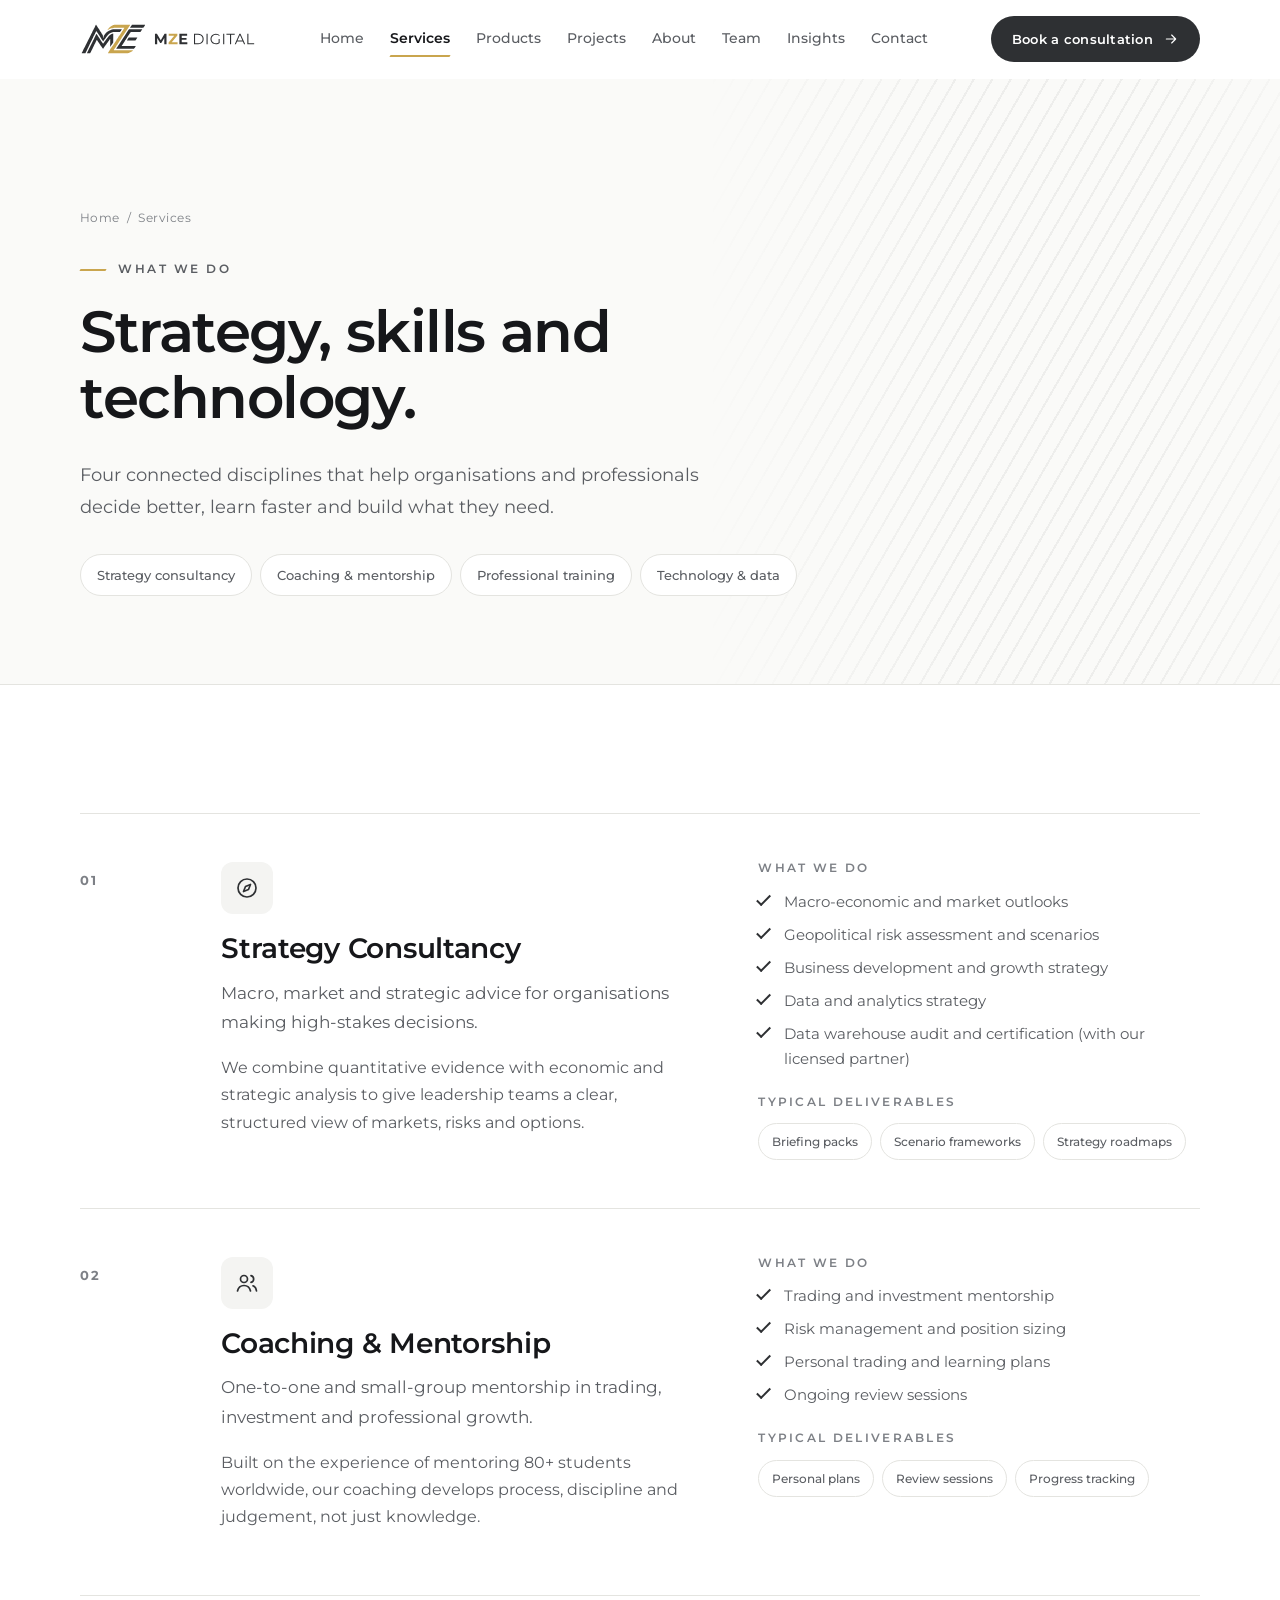
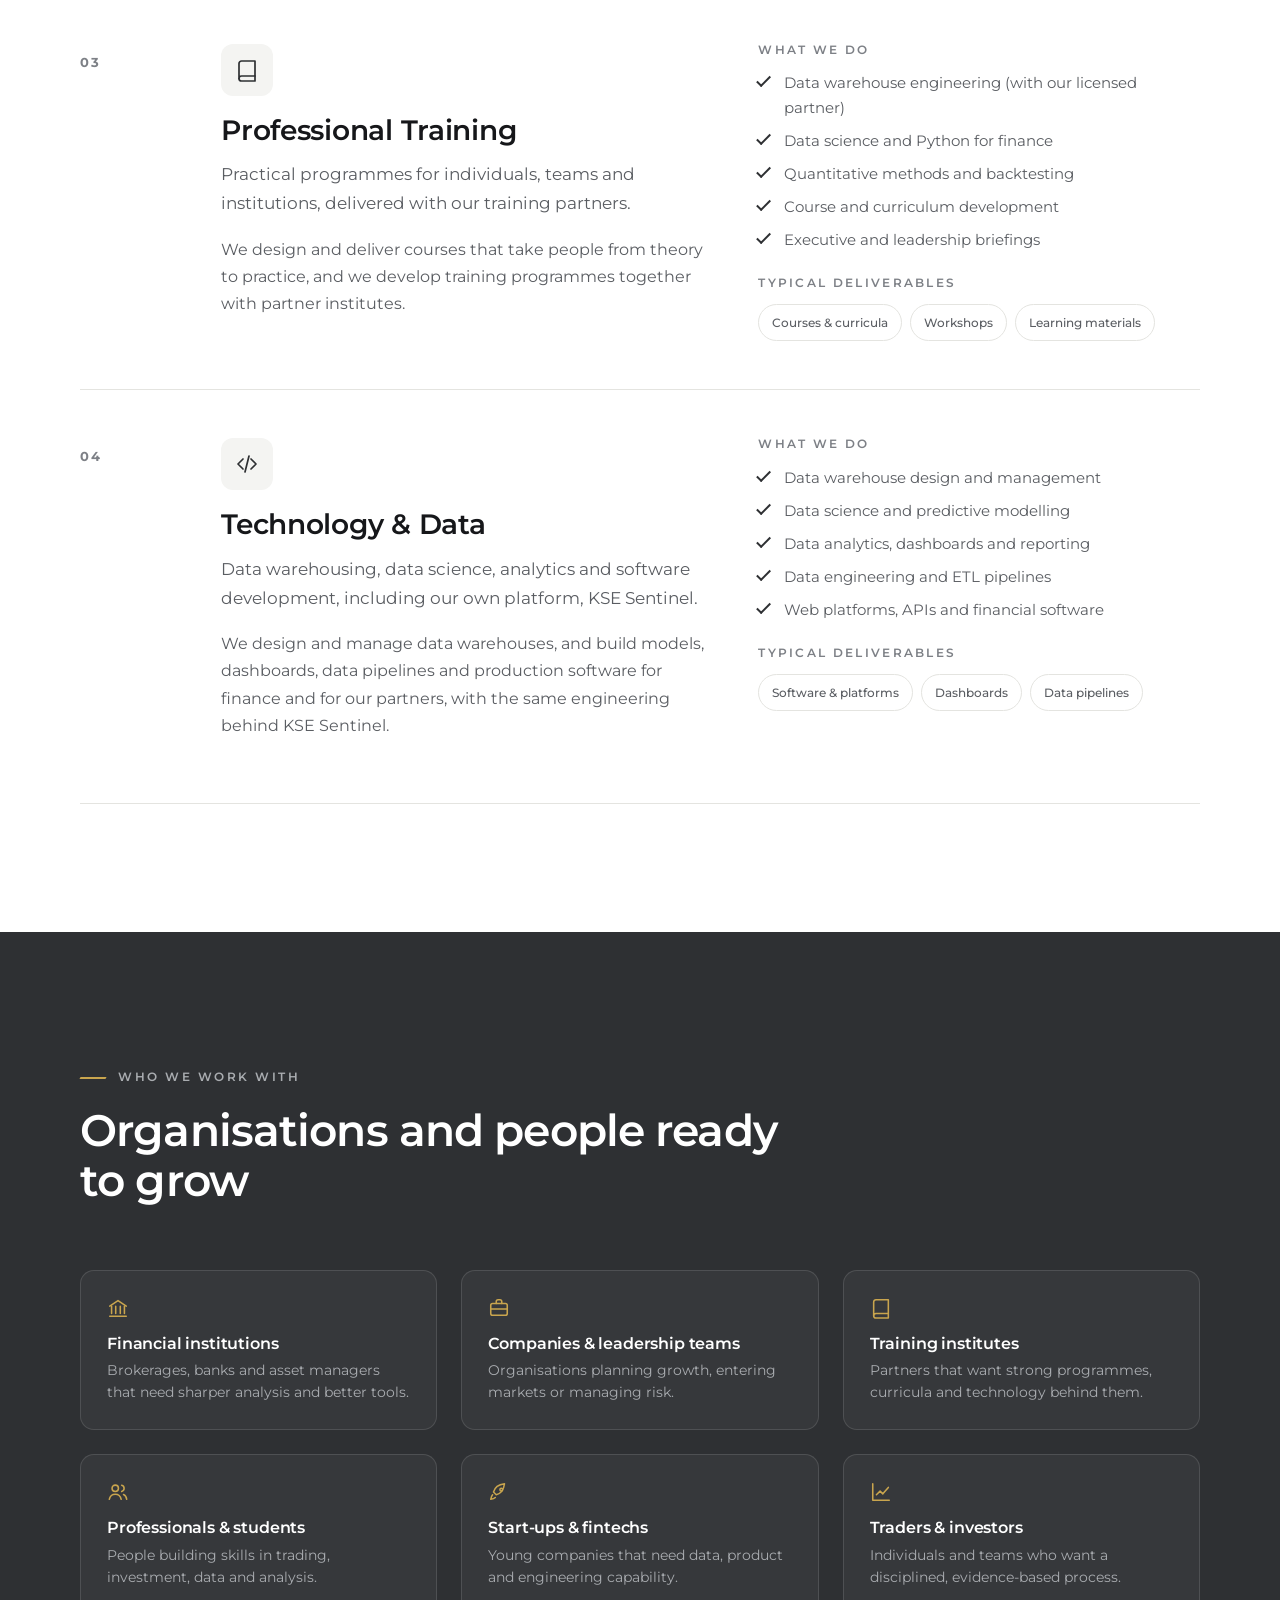
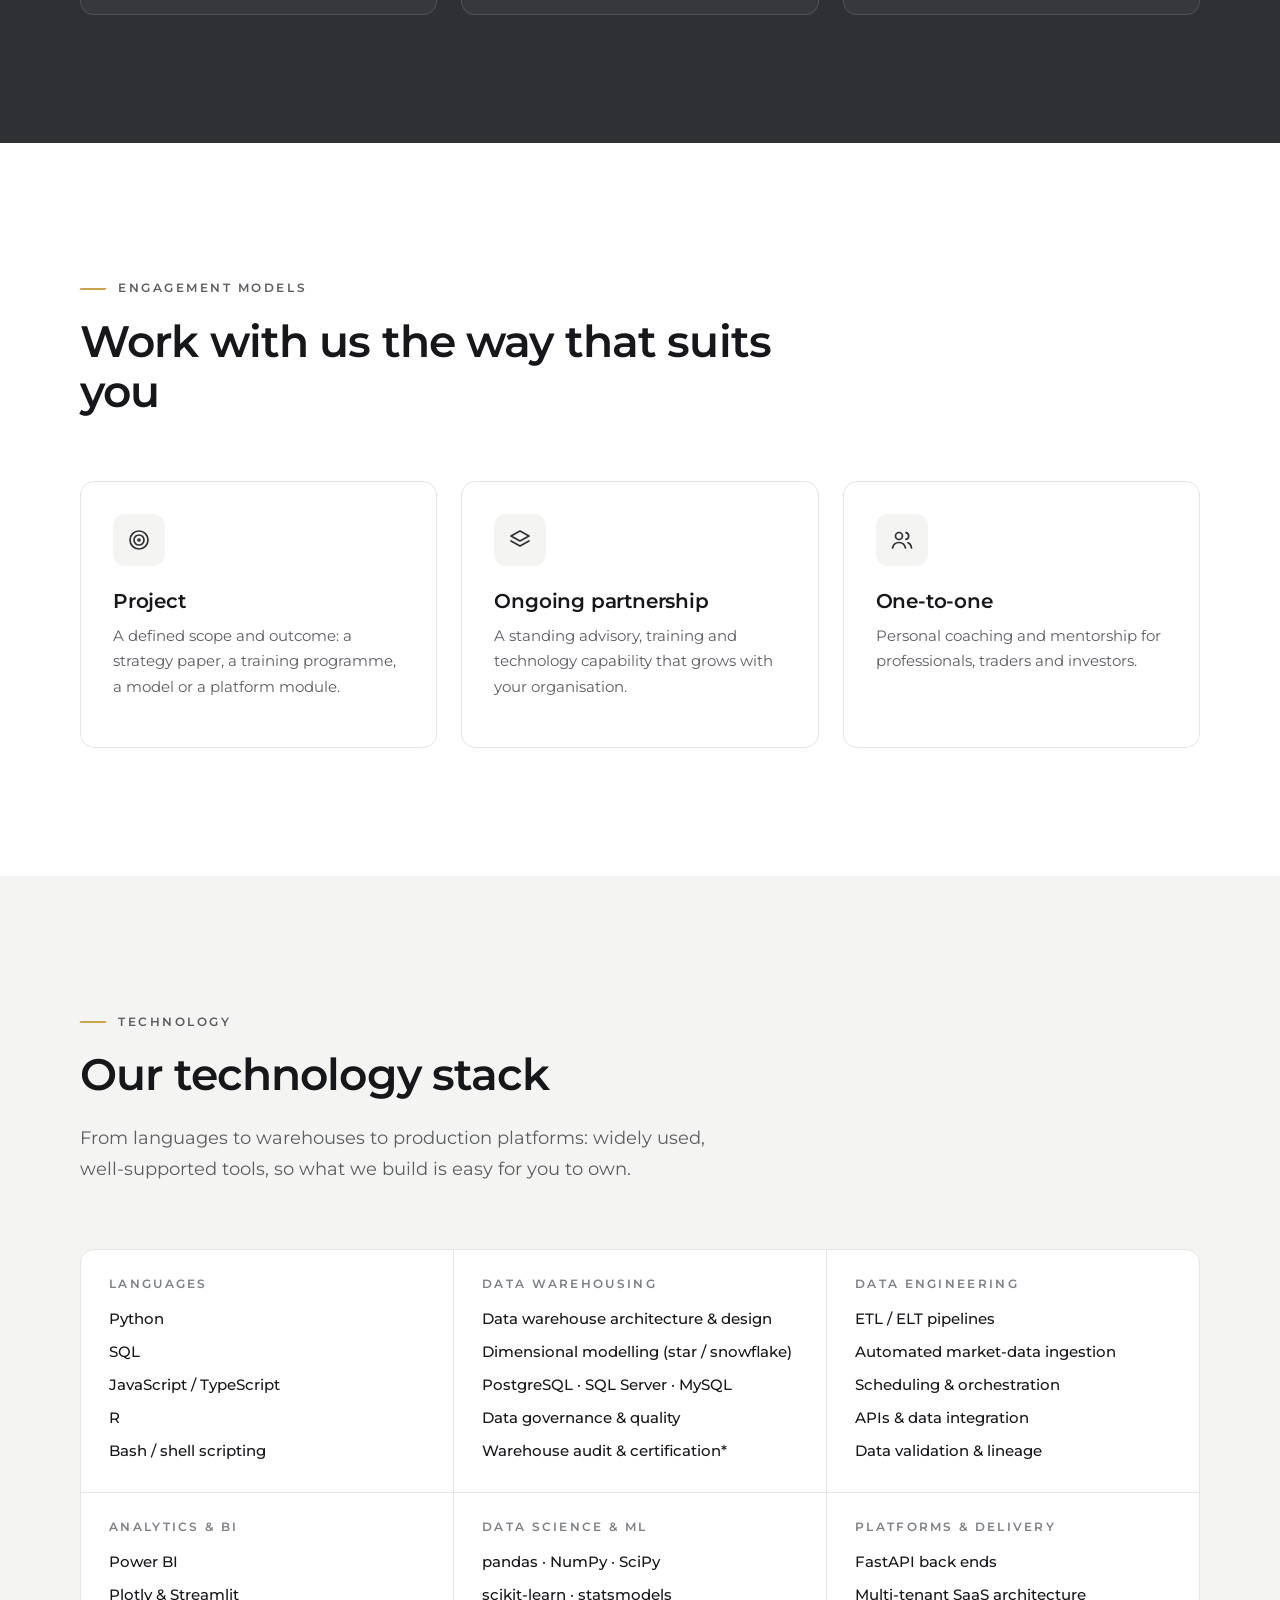
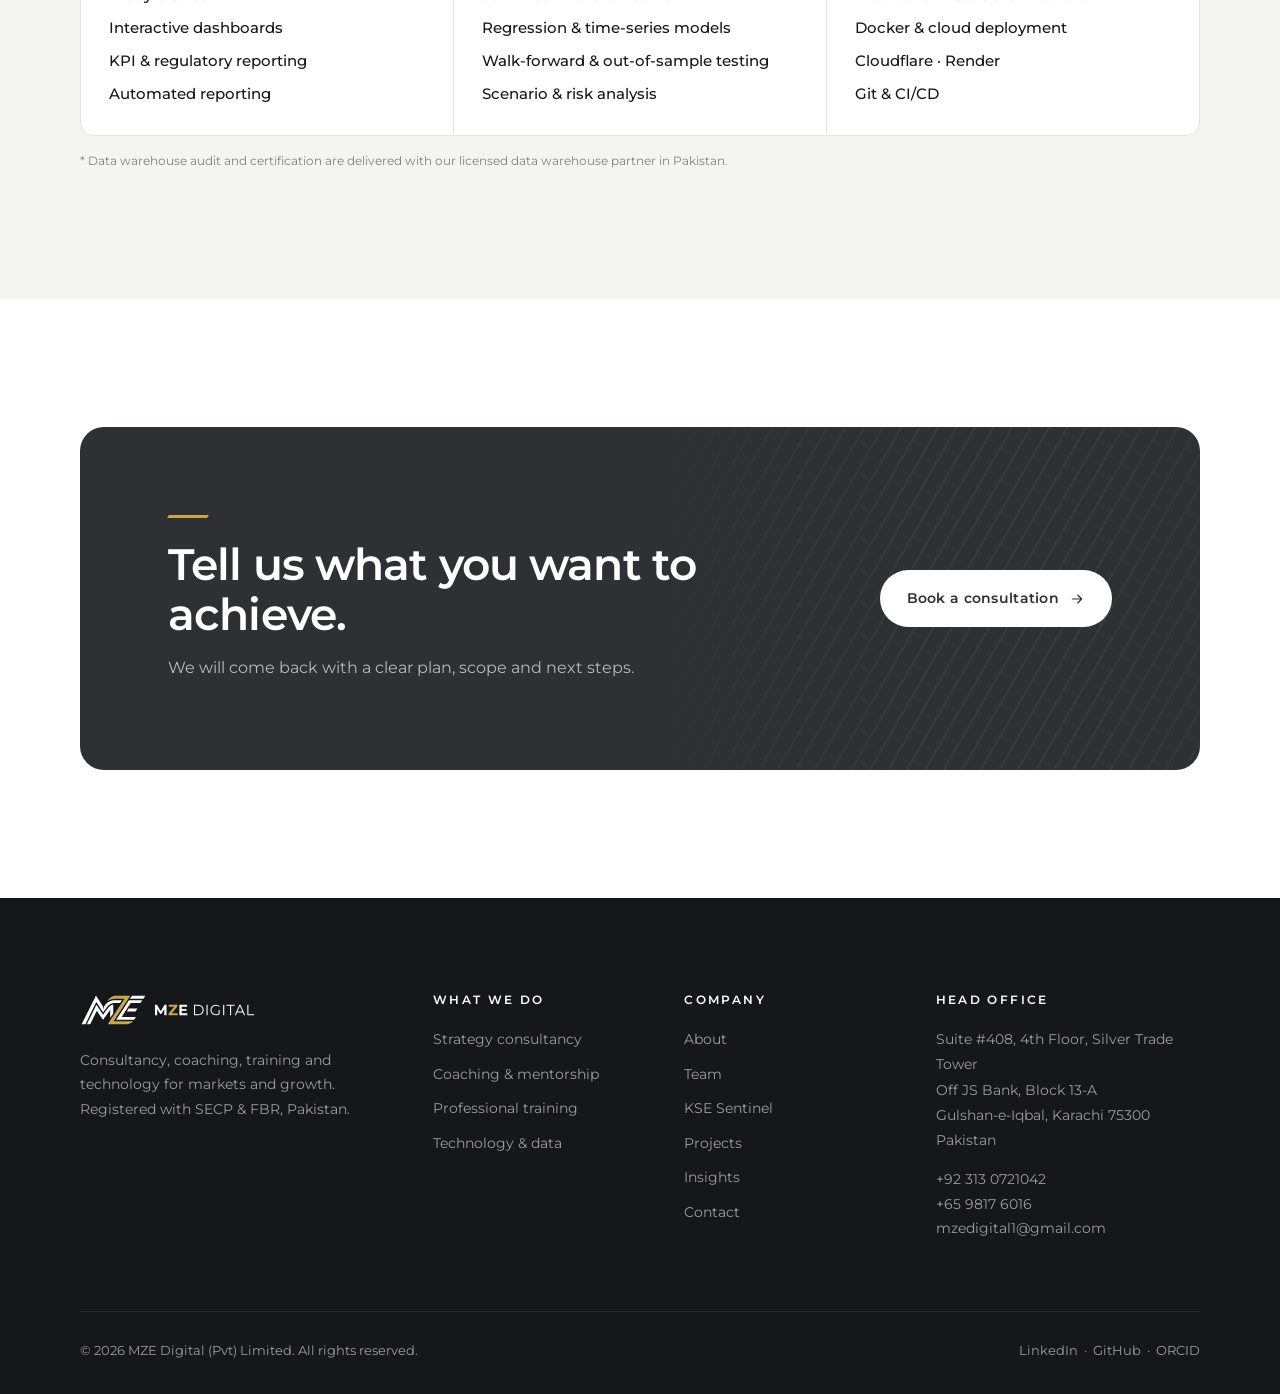
<file: services.html>
<!DOCTYPE html>
<html lang="en" class="no-js">
<head>
<meta charset="utf-8">
<meta name="viewport" content="width=device-width, initial-scale=1">
<title>Services — MZE Digital</title>
<meta name="description" content="Strategy consultancy, coaching and mentorship, professional training, and technology and data services from MZE Digital.">
<link rel="canonical" href="https://www.mzedigital.com/services.html">
<meta property="og:title" content="Services — MZE Digital">
<meta property="og:description" content="Strategy consultancy, coaching and mentorship, professional training, and technology and data services from MZE Digital.">
<meta property="og:type" content="website">
<meta property="og:url" content="https://www.mzedigital.com/services.html">
<meta property="og:image" content="https://www.mzedigital.com/assets/img/og-image.png">
<meta property="og:site_name" content="MZE Digital">
<meta name="twitter:card" content="summary_large_image">
<meta name="theme-color" content="#2E3033">
<link rel="icon" href="assets/img/favicon.ico" sizes="any">
<link rel="icon" href="assets/img/favicon.svg" type="image/svg+xml">
<link rel="apple-touch-icon" href="assets/img/apple-touch-icon.png">
<link rel="manifest" href="site.webmanifest">
<link rel="preload" href="assets/fonts/montserrat-latin-400-normal.woff2" as="font" type="font/woff2" crossorigin>
<link rel="preload" href="assets/fonts/montserrat-latin-600-normal.woff2" as="font" type="font/woff2" crossorigin>
<link rel="stylesheet" href="assets/css/style.css">
</head>
<body data-page="services.html">
<a href="#main" class="skip-link">Skip to content</a>
<header class="site-header">
  <div class="container nav">
    <a class="brand" href="index.html" aria-label="MZE Digital home"><img src="assets/img/logo-horizontal-dark.svg" alt="MZE Digital" width="170" height="31"></a>
    <ul class="nav-links">
      <li><a href="index.html">Home</a></li><li><a href="services.html" aria-current="page">Services</a></li><li><a href="products.html">Products</a></li><li><a href="projects.html">Projects</a></li><li><a href="about.html">About</a></li><li><a href="team.html">Team</a></li><li><a href="blog.html">Insights</a></li><li><a href="contact.html">Contact</a></li>
      <li class="mobile-cta"><a class="btn btn--primary" href="contact.html" style="justify-content:center;border:0;color:#fff">Book a consultation</a></li>
    </ul>
    <div class="nav-cta">
      <a class="btn btn--primary" href="contact.html">Book a consultation <svg class="" viewBox="0 0 24 24" fill="none" stroke="currentColor" stroke-width="1.7" stroke-linecap="round" stroke-linejoin="round" aria-hidden="true"><path d="M5 12h14M13 6l6 6-6 6"/></svg></a>
      <button class="nav-toggle" aria-label="Open menu" aria-expanded="false"><span></span><span></span><span></span></button>
    </div>
  </div>
</header>
<main id="main">
<section class="page-hero">
  <div class="stripes"></div>
  <div class="container">
    <div class="crumbs"><a href="index.html">Home</a> &nbsp;/&nbsp; Services</div>
    <span class="eyebrow">What we do</span>
    <h1>Strategy, skills and technology.</h1>
    <p class="lead">Four connected disciplines that help organisations and professionals decide better, learn faster and build what they need.</p><div class="svc-index"><a href="#consultancy">Strategy consultancy</a><a href="#coaching">Coaching & mentorship</a><a href="#training">Professional training</a><a href="#technology">Technology & data</a></div>
  </div>
</section>
<section class="section">
  <div class="container">
    <div class="svc-row reveal" id="consultancy">
      <div class="num">01</div>
      <div><div class="icon-box"><svg class="" viewBox="0 0 24 24" fill="none" stroke="currentColor" stroke-width="1.7" stroke-linecap="round" stroke-linejoin="round" aria-hidden="true"><circle cx="12" cy="12" r="9"/><path d="M15.5 8.5l-2 5-5 2 2-5z"/></svg></div><h3>Strategy Consultancy</h3><p class="lead" style="font-size:1.05rem">Macro, market and strategic advice for organisations making high-stakes decisions.</p><p>We combine quantitative evidence with economic and strategic analysis to give leadership teams a clear, structured view of markets, risks and options.</p></div>
      <div><h4>What we do</h4><ul class="ticks"><li>Macro-economic and market outlooks</li><li>Geopolitical risk assessment and scenarios</li><li>Business development and growth strategy</li><li>Data and analytics strategy</li><li>Data warehouse audit and certification (with our licensed partner)</li></ul>
        <h4>Typical deliverables</h4><div class="chips"><span>Briefing packs</span><span>Scenario frameworks</span><span>Strategy roadmaps</span></div></div>
    </div>
    <div class="svc-row reveal" id="coaching">
      <div class="num">02</div>
      <div><div class="icon-box"><svg class="" viewBox="0 0 24 24" fill="none" stroke="currentColor" stroke-width="1.7" stroke-linecap="round" stroke-linejoin="round" aria-hidden="true"><circle cx="9" cy="8" r="3.5"/><path d="M2.5 20c.8-3.6 3.4-5.5 6.5-5.5s5.7 1.9 6.5 5.5"/><path d="M16 4.6a3.5 3.5 0 010 6.8M18 14.8c1.9.7 3.1 2.4 3.5 5.2"/></svg></div><h3>Coaching & Mentorship</h3><p class="lead" style="font-size:1.05rem">One-to-one and small-group mentorship in trading, investment and professional growth.</p><p>Built on the experience of mentoring 80+ students worldwide, our coaching develops process, discipline and judgement, not just knowledge.</p></div>
      <div><h4>What we do</h4><ul class="ticks"><li>Trading and investment mentorship</li><li>Risk management and position sizing</li><li>Personal trading and learning plans</li><li>Ongoing review sessions</li></ul>
        <h4>Typical deliverables</h4><div class="chips"><span>Personal plans</span><span>Review sessions</span><span>Progress tracking</span></div></div>
    </div>
    <div class="svc-row reveal" id="training">
      <div class="num">03</div>
      <div><div class="icon-box"><svg class="" viewBox="0 0 24 24" fill="none" stroke="currentColor" stroke-width="1.7" stroke-linecap="round" stroke-linejoin="round" aria-hidden="true"><path d="M4 5.5A2.5 2.5 0 016.5 3H20v15H6.5A2.5 2.5 0 004 20.5z"/><path d="M4 20.5A2.5 2.5 0 006.5 23H20v-5"/></svg></div><h3>Professional Training</h3><p class="lead" style="font-size:1.05rem">Practical programmes for individuals, teams and institutions, delivered with our training partners.</p><p>We design and deliver courses that take people from theory to practice, and we develop training programmes together with partner institutes.</p></div>
      <div><h4>What we do</h4><ul class="ticks"><li>Data warehouse engineering (with our licensed partner)</li><li>Data science and Python for finance</li><li>Quantitative methods and backtesting</li><li>Course and curriculum development</li><li>Executive and leadership briefings</li></ul>
        <h4>Typical deliverables</h4><div class="chips"><span>Courses & curricula</span><span>Workshops</span><span>Learning materials</span></div></div>
    </div>
    <div class="svc-row reveal" id="technology">
      <div class="num">04</div>
      <div><div class="icon-box"><svg class="" viewBox="0 0 24 24" fill="none" stroke="currentColor" stroke-width="1.7" stroke-linecap="round" stroke-linejoin="round" aria-hidden="true"><path d="M8 7l-5 5 5 5M16 7l5 5-5 5M14 4l-4 16"/></svg></div><h3>Technology & Data</h3><p class="lead" style="font-size:1.05rem">Data warehousing, data science, analytics and software development, including our own platform, KSE Sentinel.</p><p>We design and manage data warehouses, and build models, dashboards, data pipelines and production software for finance and for our partners, with the same engineering behind KSE Sentinel.</p></div>
      <div><h4>What we do</h4><ul class="ticks"><li>Data warehouse design and management</li><li>Data science and predictive modelling</li><li>Data analytics, dashboards and reporting</li><li>Data engineering and ETL pipelines</li><li>Web platforms, APIs and financial software</li></ul>
        <h4>Typical deliverables</h4><div class="chips"><span>Software & platforms</span><span>Dashboards</span><span>Data pipelines</span></div></div>
    </div>
  </div>
</section>

<section class="section section--dark">
  <div class="container">
    <div class="section-head reveal"><span class="eyebrow">Who we work with</span><h2>Organisations and people ready to grow</h2></div>
    <div class="grid grid-3">
      <div class="sector reveal"><svg class="" viewBox="0 0 24 24" fill="none" stroke="currentColor" stroke-width="1.7" stroke-linecap="round" stroke-linejoin="round" aria-hidden="true"><path d="M3 10l9-6 9 6"/><path d="M5 10v8M9.5 10v8M14.5 10v8M19 10v8M3 21h18"/></svg><h4>Financial institutions</h4><p>Brokerages, banks and asset managers that need sharper analysis and better tools.</p></div><div class="sector reveal"><svg class="" viewBox="0 0 24 24" fill="none" stroke="currentColor" stroke-width="1.7" stroke-linecap="round" stroke-linejoin="round" aria-hidden="true"><rect x="3" y="7" width="18" height="13" rx="2"/><path d="M9 7V5a2 2 0 012-2h2a2 2 0 012 2v2M3 13h18"/></svg><h4>Companies & leadership teams</h4><p>Organisations planning growth, entering markets or managing risk.</p></div><div class="sector reveal"><svg class="" viewBox="0 0 24 24" fill="none" stroke="currentColor" stroke-width="1.7" stroke-linecap="round" stroke-linejoin="round" aria-hidden="true"><path d="M4 5.5A2.5 2.5 0 016.5 3H20v15H6.5A2.5 2.5 0 004 20.5z"/><path d="M4 20.5A2.5 2.5 0 006.5 23H20v-5"/></svg><h4>Training institutes</h4><p>Partners that want strong programmes, curricula and technology behind them.</p></div><div class="sector reveal"><svg class="" viewBox="0 0 24 24" fill="none" stroke="currentColor" stroke-width="1.7" stroke-linecap="round" stroke-linejoin="round" aria-hidden="true"><circle cx="9" cy="8" r="3.5"/><path d="M2.5 20c.8-3.6 3.4-5.5 6.5-5.5s5.7 1.9 6.5 5.5"/><path d="M16 4.6a3.5 3.5 0 010 6.8M18 14.8c1.9.7 3.1 2.4 3.5 5.2"/></svg><h4>Professionals & students</h4><p>People building skills in trading, investment, data and analysis.</p></div><div class="sector reveal"><svg class="" viewBox="0 0 24 24" fill="none" stroke="currentColor" stroke-width="1.7" stroke-linecap="round" stroke-linejoin="round" aria-hidden="true"><path d="M5 15c-1.5 1.5-2 5-2 5s3.5-.5 5-2"/><path d="M9 15l-3-3c1-4 4.5-8 12-9-1 7.5-5 11-9 12z"/><circle cx="14.5" cy="9.5" r="1.5"/></svg><h4>Start-ups & fintechs</h4><p>Young companies that need data, product and engineering capability.</p></div><div class="sector reveal"><svg class="" viewBox="0 0 24 24" fill="none" stroke="currentColor" stroke-width="1.7" stroke-linecap="round" stroke-linejoin="round" aria-hidden="true"><path d="M3 3v18h18"/><path d="M7 15l4-4 3 3 6-7"/></svg><h4>Traders & investors</h4><p>Individuals and teams who want a disciplined, evidence-based process.</p></div>
    </div>
  </div>
</section>

<section class="section">
  <div class="container">
    <div class="section-head reveal"><span class="eyebrow">Engagement models</span><h2>Work with us the way that suits you</h2></div>
    <div class="grid grid-3">
      <div class="card reveal"><div class="icon-box"><svg class="" viewBox="0 0 24 24" fill="none" stroke="currentColor" stroke-width="1.7" stroke-linecap="round" stroke-linejoin="round" aria-hidden="true"><circle cx="12" cy="12" r="9"/><circle cx="12" cy="12" r="5"/><circle cx="12" cy="12" r="1"/></svg></div><h3>Project</h3><p>A defined scope and outcome: a strategy paper, a training programme, a model or a platform module.</p></div>
      <div class="card reveal"><div class="icon-box"><svg class="" viewBox="0 0 24 24" fill="none" stroke="currentColor" stroke-width="1.7" stroke-linecap="round" stroke-linejoin="round" aria-hidden="true"><path d="M12 3l9 5-9 5-9-5z"/><path d="M3 13l9 5 9-5"/></svg></div><h3>Ongoing partnership</h3><p>A standing advisory, training and technology capability that grows with your organisation.</p></div>
      <div class="card reveal"><div class="icon-box"><svg class="" viewBox="0 0 24 24" fill="none" stroke="currentColor" stroke-width="1.7" stroke-linecap="round" stroke-linejoin="round" aria-hidden="true"><circle cx="9" cy="8" r="3.5"/><path d="M2.5 20c.8-3.6 3.4-5.5 6.5-5.5s5.7 1.9 6.5 5.5"/><path d="M16 4.6a3.5 3.5 0 010 6.8M18 14.8c1.9.7 3.1 2.4 3.5 5.2"/></svg></div><h3>One-to-one</h3><p>Personal coaching and mentorship for professionals, traders and investors.</p></div>
    </div>
  </div>
</section>

<section class="section section--paper">
  <div class="container">
    <div class="section-head reveal"><span class="eyebrow">Technology</span><h2>Our technology stack</h2><p class="lead">From languages to warehouses to production platforms: widely used, well-supported tools, so what we build is easy for you to own.</p></div>
    <div class="stack-table reveal"><div><h4>Languages</h4><ul><li>Python</li><li>SQL</li><li>JavaScript / TypeScript</li><li>R</li><li>Bash / shell scripting</li></ul></div><div><h4>Data warehousing</h4><ul><li>Data warehouse architecture & design</li><li>Dimensional modelling (star / snowflake)</li><li>PostgreSQL · SQL Server · MySQL</li><li>Data governance & quality</li><li>Warehouse audit & certification*</li></ul></div><div><h4>Data engineering</h4><ul><li>ETL / ELT pipelines</li><li>Automated market-data ingestion</li><li>Scheduling & orchestration</li><li>APIs & data integration</li><li>Data validation & lineage</li></ul></div><div><h4>Analytics & BI</h4><ul><li>Power BI</li><li>Plotly & Streamlit</li><li>Interactive dashboards</li><li>KPI & regulatory reporting</li><li>Automated reporting</li></ul></div><div><h4>Data science & ML</h4><ul><li>pandas · NumPy · SciPy</li><li>scikit-learn · statsmodels</li><li>Regression & time-series models</li><li>Walk-forward & out-of-sample testing</li><li>Scenario & risk analysis</li></ul></div><div><h4>Platforms & delivery</h4><ul><li>FastAPI back ends</li><li>Multi-tenant SaaS architecture</li><li>Docker & cloud deployment</li><li>Cloudflare · Render</li><li>Git & CI/CD</li></ul></div></div><p class="stack-note">* Data warehouse audit and certification are delivered with our licensed data warehouse partner in Pakistan.</p>
  </div>
</section>
<section class="section">
  <div class="container">
    <div class="cta reveal">
      <div class="stripes"></div>
      <div><h2>Tell us what you want to achieve.</h2><p>We will come back with a clear plan, scope and next steps.</p></div>
      <div class="btn-row"><a class="btn btn--light" href="contact.html">Book a consultation <svg class="" viewBox="0 0 24 24" fill="none" stroke="currentColor" stroke-width="1.7" stroke-linecap="round" stroke-linejoin="round" aria-hidden="true"><path d="M5 12h14M13 6l6 6-6 6"/></svg></a></div>
    </div>
  </div>
</section></main>
<footer class="site-footer">
  <div class="container">
    <div class="footer-grid">
      <div>
        <img src="assets/img/logo-horizontal-light.svg" alt="MZE Digital" width="170" height="31">
        <p style="max-width:330px">Consultancy, coaching, training and technology for markets and growth. Registered with SECP &amp; FBR, Pakistan.</p>
      </div>
      <div>
        <h4>What we do</h4>
        <ul><li><a href="services.html#consultancy">Strategy consultancy</a></li><li><a href="services.html#coaching">Coaching & mentorship</a></li><li><a href="services.html#training">Professional training</a></li><li><a href="services.html#technology">Technology & data</a></li></ul>
      </div>
      <div>
        <h4>Company</h4>
        <ul><li><a href="about.html">About</a></li><li><a href="team.html">Team</a></li><li><a href="products.html">KSE Sentinel</a></li><li><a href="projects.html">Projects</a></li><li><a href="blog.html">Insights</a></li><li><a href="contact.html">Contact</a></li></ul>
      </div>
      <div>
        <h4>Head office</h4>
        <address>Suite #408, 4th Floor, Silver Trade Tower<br>Off JS Bank, Block 13-A<br>Gulshan-e-Iqbal, Karachi 75300<br>Pakistan</address>
        <p style="margin-top:14px"><a href="tel:+923130721042">+92 313 0721042</a><br><a href="tel:+6598176016">+65 9817 6016</a><br><a href="mailto:mzedigital1@gmail.com">mzedigital1@gmail.com</a></p>
      </div>
    </div>
    <div class="footer-bottom">
      <span>&copy; <span data-year>2026</span> MZE Digital (Pvt) Limited. All rights reserved.</span>
      <span><a href="https://www.linkedin.com/in/abbas-ertiza/" target="_blank" rel="noopener">LinkedIn</a> &nbsp;·&nbsp; <a href="https://github.com/ErtizaAbbas" target="_blank" rel="noopener">GitHub</a> &nbsp;·&nbsp; <a href="https://orcid.org/0009-0000-5529-1683" target="_blank" rel="noopener">ORCID</a></span>
    </div>
  </div>
</footer>
<script src="assets/js/main.js"></script>
</body>
</html>
</file>
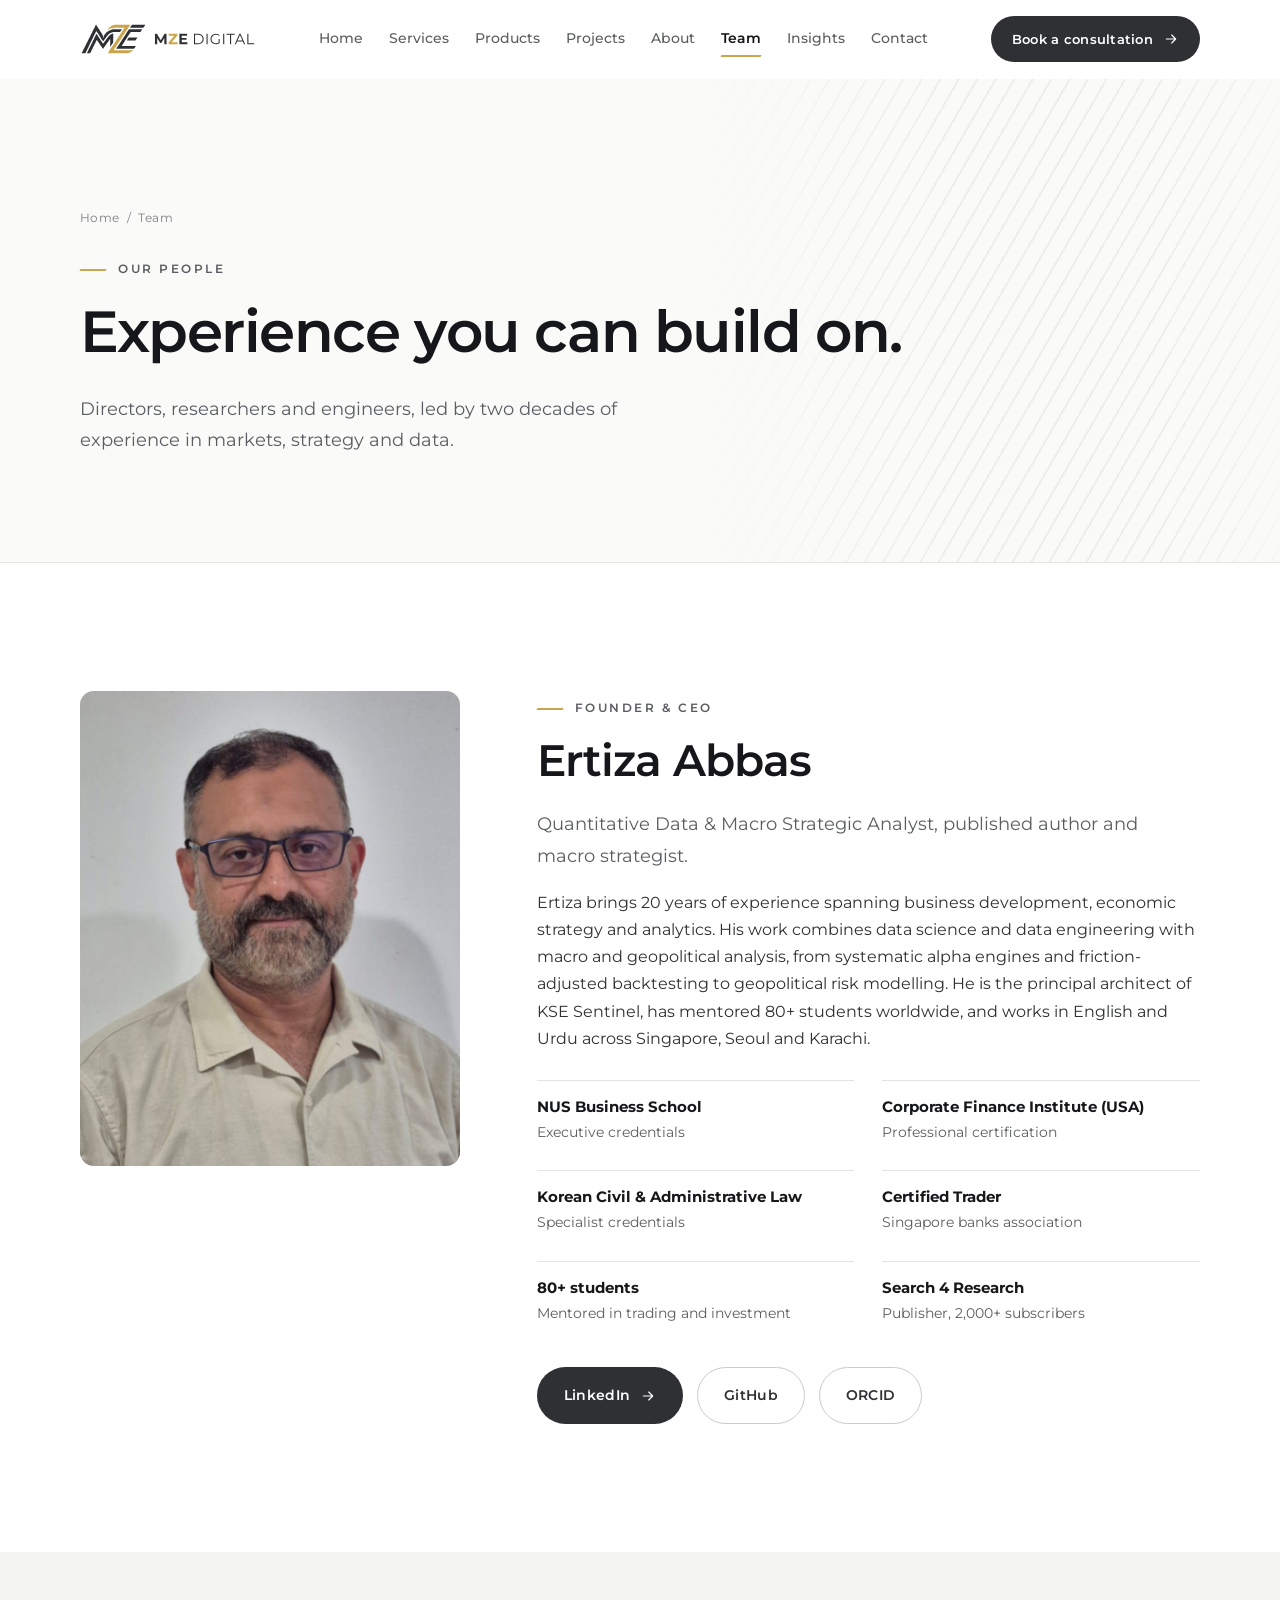
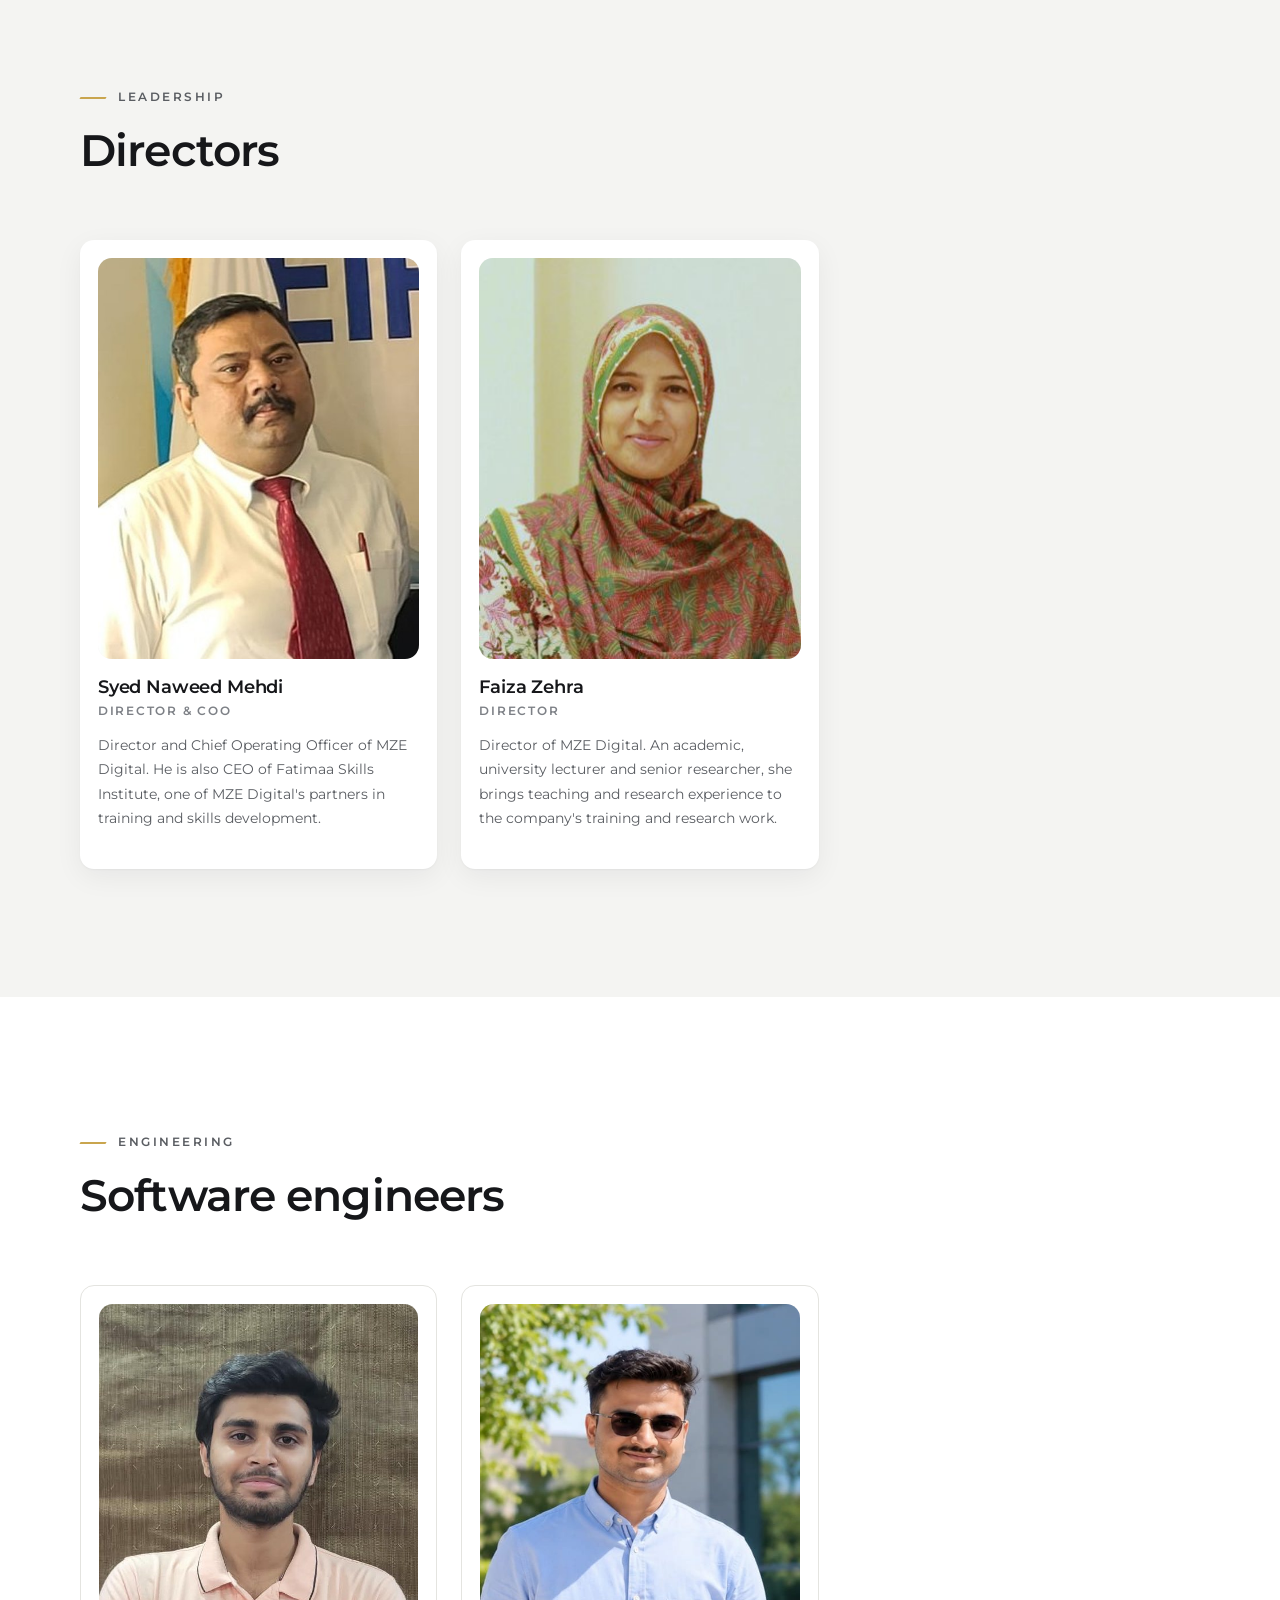
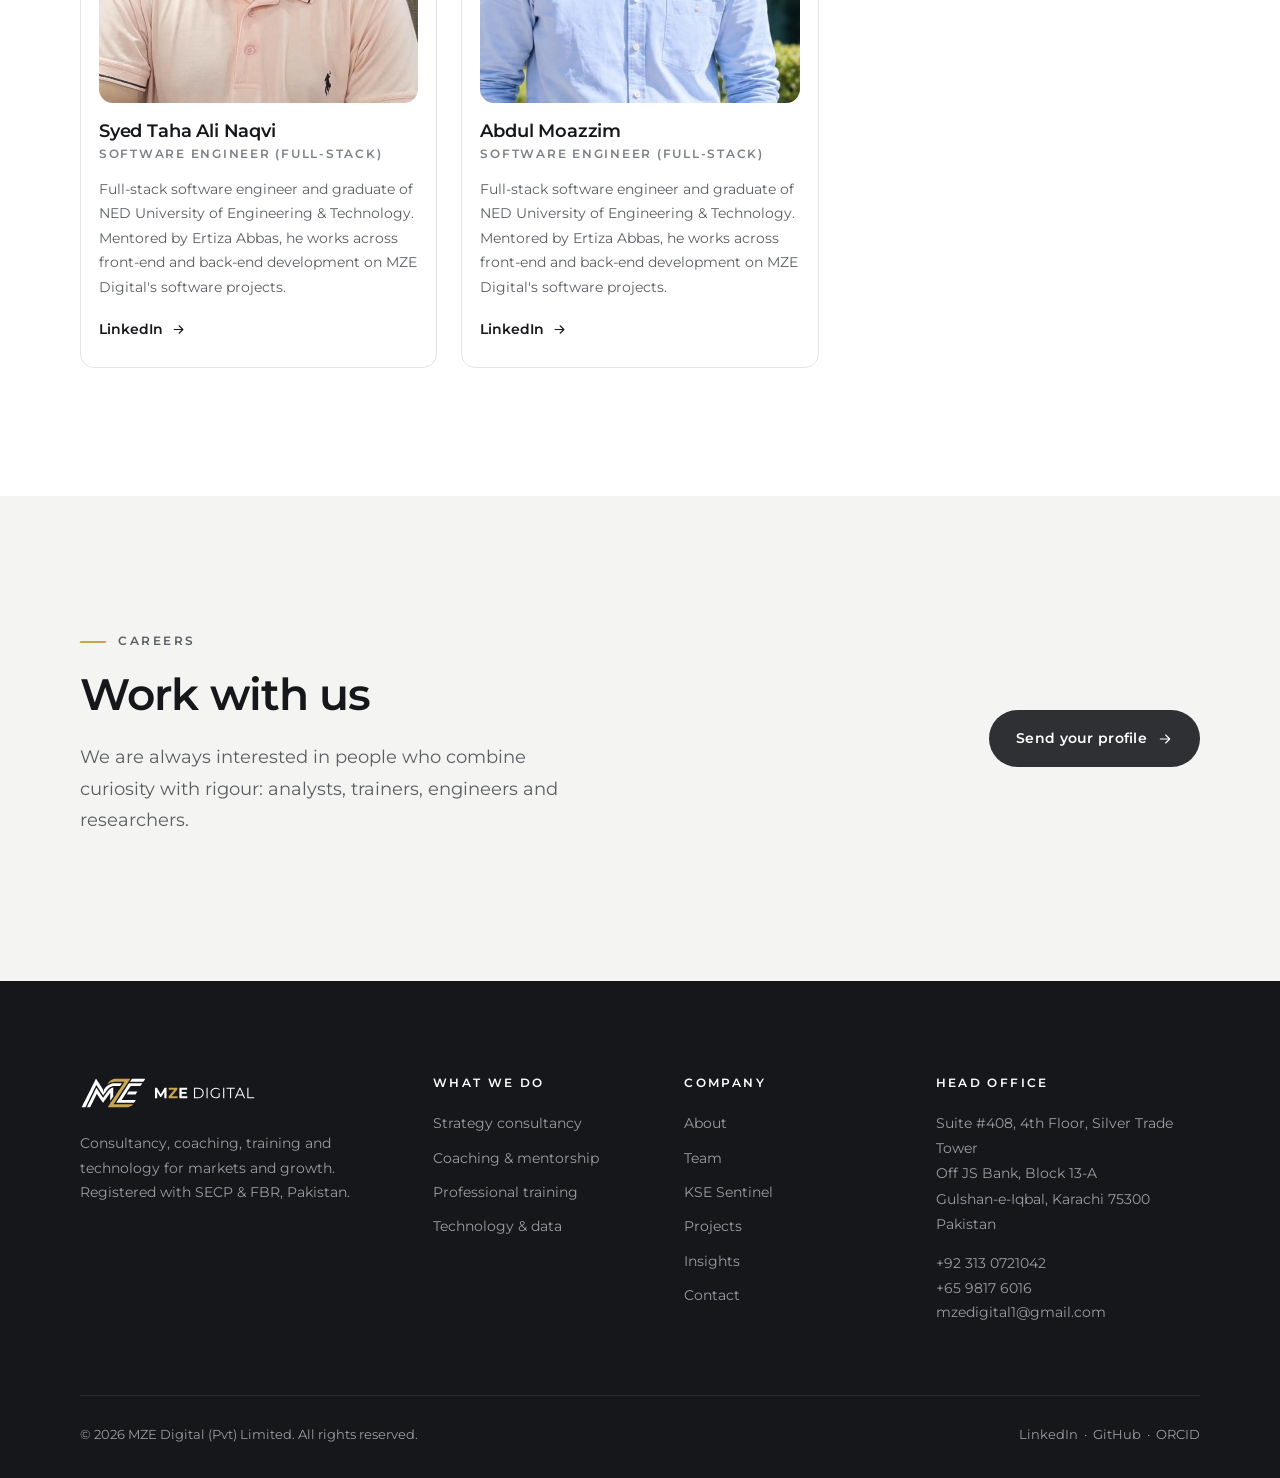
<file: team.html>
<!DOCTYPE html>
<html lang="en" class="no-js">
<head>
<meta charset="utf-8">
<meta name="viewport" content="width=device-width, initial-scale=1">
<title>Team — MZE Digital</title>
<meta name="description" content="Meet the people behind MZE Digital.">
<link rel="canonical" href="https://www.mzedigital.com/team.html">
<meta property="og:title" content="Team — MZE Digital">
<meta property="og:description" content="Meet the people behind MZE Digital.">
<meta property="og:type" content="website">
<meta property="og:url" content="https://www.mzedigital.com/team.html">
<meta property="og:image" content="https://www.mzedigital.com/assets/img/og-image.png">
<meta property="og:site_name" content="MZE Digital">
<meta name="twitter:card" content="summary_large_image">
<meta name="theme-color" content="#2E3033">
<link rel="icon" href="assets/img/favicon.ico" sizes="any">
<link rel="icon" href="assets/img/favicon.svg" type="image/svg+xml">
<link rel="apple-touch-icon" href="assets/img/apple-touch-icon.png">
<link rel="manifest" href="site.webmanifest">
<link rel="preload" href="assets/fonts/montserrat-latin-400-normal.woff2" as="font" type="font/woff2" crossorigin>
<link rel="preload" href="assets/fonts/montserrat-latin-600-normal.woff2" as="font" type="font/woff2" crossorigin>
<link rel="stylesheet" href="assets/css/style.css">
</head>
<body data-page="team.html">
<a href="#main" class="skip-link">Skip to content</a>
<header class="site-header">
  <div class="container nav">
    <a class="brand" href="index.html" aria-label="MZE Digital home"><img src="assets/img/logo-horizontal-dark.svg" alt="MZE Digital" width="170" height="31"></a>
    <ul class="nav-links">
      <li><a href="index.html">Home</a></li><li><a href="services.html">Services</a></li><li><a href="products.html">Products</a></li><li><a href="projects.html">Projects</a></li><li><a href="about.html">About</a></li><li><a href="team.html" aria-current="page">Team</a></li><li><a href="blog.html">Insights</a></li><li><a href="contact.html">Contact</a></li>
      <li class="mobile-cta"><a class="btn btn--primary" href="contact.html" style="justify-content:center;border:0;color:#fff">Book a consultation</a></li>
    </ul>
    <div class="nav-cta">
      <a class="btn btn--primary" href="contact.html">Book a consultation <svg class="" viewBox="0 0 24 24" fill="none" stroke="currentColor" stroke-width="1.7" stroke-linecap="round" stroke-linejoin="round" aria-hidden="true"><path d="M5 12h14M13 6l6 6-6 6"/></svg></a>
      <button class="nav-toggle" aria-label="Open menu" aria-expanded="false"><span></span><span></span><span></span></button>
    </div>
  </div>
</header>
<main id="main">
<section class="page-hero">
  <div class="stripes"></div>
  <div class="container">
    <div class="crumbs"><a href="index.html">Home</a> &nbsp;/&nbsp; Team</div>
    <span class="eyebrow">Our people</span>
    <h1>Experience you can build on.</h1>
    <p class="lead">Directors, researchers and engineers, led by two decades of experience in markets, strategy and data.</p>
  </div>
</section>
<section class="section">
  <div class="container leader">
    <div class="avatar reveal"><img src="assets/img/team/ertiza-abbas.jpg" alt="Ertiza Abbas, Founder &amp; CEO of MZE Digital"></div>
    <div class="reveal">
      <span class="eyebrow">Founder &amp; CEO</span>
      <h2>Ertiza Abbas</h2>
      <p class="lead">Quantitative Data &amp; Macro Strategic Analyst, published author and macro strategist.</p>
      <p>Ertiza brings 20 years of experience spanning business development, economic strategy and analytics. His work combines data science and data engineering with macro and geopolitical analysis, from systematic alpha engines and friction-adjusted backtesting to geopolitical risk modelling. He is the principal architect of KSE Sentinel, has mentored 80+ students worldwide, and works in English and Urdu across Singapore, Seoul and Karachi.</p>
      <div class="cred-list"><div><b>NUS Business School</b>Executive credentials</div><div><b>Corporate Finance Institute (USA)</b>Professional certification</div><div><b>Korean Civil & Administrative Law</b>Specialist credentials</div><div><b>Certified Trader</b>Singapore banks association</div><div><b>80+ students</b>Mentored in trading and investment</div><div><b>Search 4 Research</b>Publisher, 2,000+ subscribers</div></div>
      <div class="btn-row">
        <a class="btn btn--primary" href="https://www.linkedin.com/in/abbas-ertiza/" target="_blank" rel="noopener">LinkedIn <svg class="" viewBox="0 0 24 24" fill="none" stroke="currentColor" stroke-width="1.7" stroke-linecap="round" stroke-linejoin="round" aria-hidden="true"><path d="M5 12h14M13 6l6 6-6 6"/></svg></a>
        <a class="btn btn--ghost" href="https://github.com/ErtizaAbbas" target="_blank" rel="noopener">GitHub</a>
        <a class="btn btn--ghost" href="https://orcid.org/0009-0000-5529-1683" target="_blank" rel="noopener">ORCID</a>
      </div>
    </div>
  </div>
</section>

<section class="section section--paper">
  <div class="container">
    <div class="section-head reveal"><span class="eyebrow">Leadership</span><h2>Directors</h2></div>
    <div class="grid grid-3 team-grid"><div class="person reveal"><div class="avatar"><img src="assets/img/team/naweed-mehdi.jpg" alt="Syed Naweed Mehdi" loading="lazy"></div><h3>Syed Naweed Mehdi</h3><span class="role">Director & COO</span><p>Director and Chief Operating Officer of MZE Digital. He is also CEO of Fatimaa Skills Institute, one of MZE Digital's partners in training and skills development.</p></div><div class="person reveal"><div class="avatar"><img src="assets/img/team/faiza-zehra.jpg" alt="Faiza Zehra" loading="lazy"></div><h3>Faiza Zehra</h3><span class="role">Director</span><p>Director of MZE Digital. An academic, university lecturer and senior researcher, she brings teaching and research experience to the company's training and research work.</p></div></div>
  </div>
</section>

<section class="section">
  <div class="container">
    <div class="section-head reveal"><span class="eyebrow">Engineering</span><h2>Software engineers</h2></div>
    <div class="grid grid-3 team-grid"><div class="person reveal"><div class="avatar"><img src="assets/img/team/syed-taha-ali-naqvi.jpg" alt="Syed Taha Ali Naqvi" loading="lazy"></div><h3>Syed Taha Ali Naqvi</h3><span class="role">Software Engineer (Full-Stack)</span><p>Full-stack software engineer and graduate of NED University of Engineering &amp; Technology. Mentored by Ertiza Abbas, he works across front-end and back-end development on MZE Digital's software projects.</p><a class="link-arrow" href="https://www.linkedin.com/in/syedtahaalinaqvi/" target="_blank" rel="noopener">LinkedIn <svg class="" viewBox="0 0 24 24" fill="none" stroke="currentColor" stroke-width="1.7" stroke-linecap="round" stroke-linejoin="round" aria-hidden="true"><path d="M5 12h14M13 6l6 6-6 6"/></svg></a></div><div class="person reveal"><div class="avatar"><img src="assets/img/team/abdul-moazzim.jpg" alt="Abdul Moazzim" loading="lazy"></div><h3>Abdul Moazzim</h3><span class="role">Software Engineer (Full-Stack)</span><p>Full-stack software engineer and graduate of NED University of Engineering &amp; Technology. Mentored by Ertiza Abbas, he works across front-end and back-end development on MZE Digital's software projects.</p><a class="link-arrow" href="https://www.linkedin.com/in/abdulmoazzim/" target="_blank" rel="noopener">LinkedIn <svg class="" viewBox="0 0 24 24" fill="none" stroke="currentColor" stroke-width="1.7" stroke-linecap="round" stroke-linejoin="round" aria-hidden="true"><path d="M5 12h14M13 6l6 6-6 6"/></svg></a></div></div>
  </div>
</section>

<section class="section section--paper">
  <div class="container feature">
    <div class="reveal"><span class="eyebrow">Careers</span><h2>Work with us</h2><p class="lead">We are always interested in people who combine curiosity with rigour: analysts, trainers, engineers and researchers.</p></div>
    <div class="reveal"><div class="btn-row" style="justify-content:flex-end"><a class="btn btn--primary" href="contact.html">Send your profile <svg class="" viewBox="0 0 24 24" fill="none" stroke="currentColor" stroke-width="1.7" stroke-linecap="round" stroke-linejoin="round" aria-hidden="true"><path d="M5 12h14M13 6l6 6-6 6"/></svg></a></div></div>
  </div>
</section>
</main>
<footer class="site-footer">
  <div class="container">
    <div class="footer-grid">
      <div>
        <img src="assets/img/logo-horizontal-light.svg" alt="MZE Digital" width="170" height="31">
        <p style="max-width:330px">Consultancy, coaching, training and technology for markets and growth. Registered with SECP &amp; FBR, Pakistan.</p>
      </div>
      <div>
        <h4>What we do</h4>
        <ul><li><a href="services.html#consultancy">Strategy consultancy</a></li><li><a href="services.html#coaching">Coaching & mentorship</a></li><li><a href="services.html#training">Professional training</a></li><li><a href="services.html#technology">Technology & data</a></li></ul>
      </div>
      <div>
        <h4>Company</h4>
        <ul><li><a href="about.html">About</a></li><li><a href="team.html">Team</a></li><li><a href="products.html">KSE Sentinel</a></li><li><a href="projects.html">Projects</a></li><li><a href="blog.html">Insights</a></li><li><a href="contact.html">Contact</a></li></ul>
      </div>
      <div>
        <h4>Head office</h4>
        <address>Suite #408, 4th Floor, Silver Trade Tower<br>Off JS Bank, Block 13-A<br>Gulshan-e-Iqbal, Karachi 75300<br>Pakistan</address>
        <p style="margin-top:14px"><a href="tel:+923130721042">+92 313 0721042</a><br><a href="tel:+6598176016">+65 9817 6016</a><br><a href="mailto:mzedigital1@gmail.com">mzedigital1@gmail.com</a></p>
      </div>
    </div>
    <div class="footer-bottom">
      <span>&copy; <span data-year>2026</span> MZE Digital (Pvt) Limited. All rights reserved.</span>
      <span><a href="https://www.linkedin.com/in/abbas-ertiza/" target="_blank" rel="noopener">LinkedIn</a> &nbsp;·&nbsp; <a href="https://github.com/ErtizaAbbas" target="_blank" rel="noopener">GitHub</a> &nbsp;·&nbsp; <a href="https://orcid.org/0009-0000-5529-1683" target="_blank" rel="noopener">ORCID</a></span>
    </div>
  </div>
</footer>
<script src="assets/js/main.js"></script>
</body>
</html>
</file>
<file: assets/css/style.css>
/* ==========================================================================
   MZE Digital — website theme
   Brand v1.1: charcoal + white with a gold accent (#C9A54E, the Z), Montserrat, slanted parallel-line motif
   Focus: data science, data analytics and software for finance & capital markets
   ========================================================================== */

@font-face { font-family: "Montserrat"; font-weight: 300; font-display: swap; src: url("../fonts/montserrat-latin-300-normal.woff2") format("woff2"); }
@font-face { font-family: "Montserrat"; font-weight: 400; font-display: swap; src: url("../fonts/montserrat-latin-400-normal.woff2") format("woff2"); }
@font-face { font-family: "Montserrat"; font-weight: 500; font-display: swap; src: url("../fonts/montserrat-latin-500-normal.woff2") format("woff2"); }
@font-face { font-family: "Montserrat"; font-weight: 600; font-display: swap; src: url("../fonts/montserrat-latin-600-normal.woff2") format("woff2"); }
@font-face { font-family: "Montserrat"; font-weight: 700; font-display: swap; src: url("../fonts/montserrat-latin-700-normal.woff2") format("woff2"); }

:root {
  --ink: #16171A;
  --charcoal: #2E3033;
  --charcoal-2: #3A3D41;
  --graphite: #5A5D62;
  --muted: #7D8086;
  --line: #E4E4E0;
  --line-dark: rgba(255,255,255,.12);
  --paper: #F4F4F2;
  --paper-2: #FAFAF8;
  --white: #FFFFFF;
  --gold: #C9A54E;              /* brand accent (the Z) — use sparingly, never for small text on white */
  --radius: 14px;
  --radius-sm: 8px;
  --shadow: 0 1px 2px rgba(22,23,26,.04), 0 8px 28px rgba(22,23,26,.06);
  --shadow-lg: 0 2px 4px rgba(22,23,26,.04), 0 24px 60px rgba(22,23,26,.12);
  --container: 1200px;
  --gutter: clamp(20px, 4vw, 40px);
  --section: clamp(72px, 10vw, 128px);
  --font: "Montserrat", system-ui, -apple-system, "Segoe UI", sans-serif;
  --mono: ui-monospace, "SFMono-Regular", Menlo, Consolas, monospace;
  --ease: cubic-bezier(.2,.7,.2,1);
}

*, *::before, *::after { box-sizing: border-box; }
html { scroll-behavior: smooth; -webkit-text-size-adjust: 100%; }
body {
  margin: 0; font-family: var(--font); font-weight: 400; font-size: 16px; line-height: 1.7;
  color: var(--charcoal); background: var(--white);
  -webkit-font-smoothing: antialiased; text-rendering: optimizeLegibility;
}
img, svg { max-width: 100%; display: block; }
a { color: inherit; text-decoration: none; }
p { margin: 0 0 1em; }
h1, h2, h3, h4 { color: var(--ink); line-height: 1.15; margin: 0 0 .5em; letter-spacing: -.01em; }
h1 { font-size: clamp(2.4rem, 5.4vw, 4.4rem); font-weight: 600; letter-spacing: -.025em; }
h2 { font-size: clamp(1.9rem, 3.4vw, 2.8rem); font-weight: 600; letter-spacing: -.02em; }
h3 { font-size: 1.25rem; font-weight: 600; }
h4 { font-size: 1rem; font-weight: 600; }
::selection { background: var(--charcoal); color: #fff; }
:focus-visible { outline: 2px solid var(--charcoal); outline-offset: 3px; border-radius: 4px; }
.skip-link { position: absolute; left: -9999px; top: 8px; z-index: 100; background: var(--charcoal); color: #fff; padding: 10px 16px; border-radius: 8px; }
.skip-link:focus { left: 8px; }

.container { width: 100%; max-width: var(--container); margin: 0 auto; padding: 0 var(--gutter); }
.section { padding: var(--section) 0; }
.section--paper { background: var(--paper); }
.section--dark { background: var(--charcoal); color: #C9CBCE; }
.section--dark h1, .section--dark h2, .section--dark h3, .section--dark h4 { color: #fff; }
.section--tight { padding: calc(var(--section) * .6) 0; }

.eyebrow {
  display: inline-flex; align-items: center; gap: 12px;
  font-size: .72rem; font-weight: 600; letter-spacing: .22em; text-transform: uppercase; color: var(--graphite);
  margin-bottom: 18px;
}
.eyebrow::before { content: ""; width: 26px; height: 2px; background: var(--gold); transform: skewX(-30deg); }
.section--dark .eyebrow { color: #A9ACB0; }
.lead { font-size: clamp(1.05rem, 1.4vw, 1.2rem); line-height: 1.75; color: var(--graphite); max-width: 640px; }
.section--dark .lead { color: #B7BABE; }
.muted { color: var(--muted); }
.center { text-align: center; }
.center .lead { margin-left: auto; margin-right: auto; }
.section-head { max-width: 720px; margin-bottom: clamp(40px, 6vw, 64px); }
.section-head.center { margin-left: auto; margin-right: auto; }
.split-head { display: flex; justify-content: space-between; align-items: end; gap: 32px; flex-wrap: wrap; margin-bottom: clamp(40px, 6vw, 56px); }
.split-head .section-head { margin-bottom: 0; }

/* ---------- buttons ---------- */
.btn {
  display: inline-flex; align-items: center; gap: 10px; padding: 15px 26px; border-radius: 999px;
  font-size: .9rem; font-weight: 600; letter-spacing: .02em; border: 1.5px solid transparent;
  transition: transform .25s var(--ease), background .25s, color .25s, border-color .25s, box-shadow .25s;
  cursor: pointer; font-family: inherit; white-space: nowrap;
}
.btn svg { width: 16px; height: 16px; transition: transform .25s var(--ease); }
.btn:hover svg { transform: translateX(3px); }
.btn--primary { background: var(--charcoal); color: #fff; }
.btn--primary:hover { background: var(--ink); box-shadow: 0 10px 24px rgba(22,23,26,.2); transform: translateY(-1px); }
.btn--ghost { border-color: #C9CBCE; color: var(--charcoal); }
.btn--ghost:hover { border-color: var(--charcoal); }
.btn--light { background: #fff; color: var(--charcoal); }
.btn--light:hover { transform: translateY(-1px); box-shadow: 0 10px 24px rgba(0,0,0,.25); }
.btn--outline-light { border-color: rgba(255,255,255,.35); color: #fff; }
.btn--outline-light:hover { border-color: #fff; }
.btn-row { display: flex; gap: 14px; flex-wrap: wrap; }
.link-arrow { display: inline-flex; align-items: center; gap: 8px; font-weight: 600; font-size: .9rem; color: var(--ink); border-bottom: 1.5px solid transparent; transition: border-color .2s, gap .2s; }
.link-arrow:hover { border-color: currentColor; gap: 12px; }
.link-arrow svg { width: 15px; height: 15px; }
.section--dark .link-arrow { color: #fff; }

/* ---------- header ---------- */
.site-header {
  position: sticky; top: 0; z-index: 50; background: rgba(255,255,255,.86);
  backdrop-filter: saturate(1.4) blur(14px); -webkit-backdrop-filter: saturate(1.4) blur(14px);
  border-bottom: 1px solid transparent; transition: border-color .3s, background .3s;
}
.site-header.is-scrolled { border-color: var(--line); background: rgba(255,255,255,.94); }
.nav { display: flex; align-items: center; justify-content: space-between; height: 78px; gap: 20px; }
.brand img { height: 32px; width: auto; }
.nav-links { display: flex; align-items: center; gap: 2px; list-style: none; margin: 0; padding: 0; }
.nav-links a {
  display: block; padding: 10px 12px; font-size: .85rem; font-weight: 500; color: var(--graphite);
  border-radius: 999px; transition: color .2s, background .2s;
}
.nav-links a:hover { color: var(--ink); background: var(--paper); }
.nav-links a { position: relative; }
.nav-links a[aria-current="page"] { color: var(--ink); font-weight: 600; }
.nav-links a[aria-current="page"]::after { content: ""; position: absolute; left: 12px; right: 12px; bottom: 4px; height: 2px; background: var(--gold); transform: skewX(-30deg); }
.nav-cta { display: flex; align-items: center; gap: 10px; }
.nav-cta .btn { padding: 11px 20px; font-size: .84rem; }
.nav-toggle { display: none; width: 44px; height: 44px; border: 0; background: transparent; cursor: pointer; position: relative; }
.nav-toggle span { position: absolute; left: 11px; right: 11px; height: 2px; background: var(--ink); transition: transform .3s var(--ease), opacity .2s; }
.nav-toggle span:nth-child(1) { top: 16px; } .nav-toggle span:nth-child(2) { top: 21px; } .nav-toggle span:nth-child(3) { top: 26px; }
.nav-open .nav-toggle span:nth-child(1) { transform: translateY(5px) rotate(45deg); }
.nav-open .nav-toggle span:nth-child(2) { opacity: 0; }
.nav-open .nav-toggle span:nth-child(3) { transform: translateY(-5px) rotate(-45deg); }
.mobile-cta { display: none; }

/* ---------- hero ---------- */
.hero { position: relative; overflow: hidden; padding: clamp(64px, 9vw, 120px) 0 clamp(72px, 10vw, 128px); background: linear-gradient(180deg, #fff 0%, var(--paper-2) 100%); }
.hero-grid { display: grid; grid-template-columns: 1.1fr .9fr; gap: clamp(40px, 6vw, 80px); align-items: center; position: relative; z-index: 2; }
.hero h1 { margin-bottom: 24px; }
.hero h1 em { font-style: normal; font-weight: 300; color: var(--graphite); }
.hero .lead { margin-bottom: 36px; }
.hero-meta { display: flex; gap: 28px; margin-top: 48px; padding-top: 28px; border-top: 1px solid var(--line); flex-wrap: wrap; }
.hero-meta div { font-size: .78rem; color: var(--muted); letter-spacing: .04em; }
.hero-meta strong { display: block; font-size: .95rem; color: var(--ink); font-weight: 600; letter-spacing: 0; }
.stripes {
  position: absolute; pointer-events: none; z-index: 1;
  background: repeating-linear-gradient(-60deg, transparent 0 14px, rgba(46,48,51,.06) 14px 16px);
  -webkit-mask-image: linear-gradient(90deg, transparent, #000 40%, #000 70%, transparent);
          mask-image: linear-gradient(90deg, transparent, #000 40%, #000 70%, transparent);
}
.hero .stripes { right: -10%; top: 0; bottom: 0; width: 60%; }

/* hero visual: terminal card */
.hero-visual { position: relative; }
.terminal {
  background: var(--charcoal); border-radius: 18px; box-shadow: var(--shadow-lg); color: #C9CBCE; overflow: hidden;
  border: 1px solid #3A3D41; font-size: .78rem;
}
.terminal-bar { display: flex; align-items: center; gap: 8px; padding: 14px 18px; border-bottom: 1px solid var(--line-dark); }
.terminal-bar i { width: 10px; height: 10px; border-radius: 50%; background: #4A4D52; display: block; }
.terminal-bar span { margin-left: 10px; font-weight: 600; letter-spacing: .12em; font-size: .68rem; color: #9A9DA2; }
.terminal-body { padding: 20px; display: grid; gap: 16px; }
.t-row { display: grid; grid-template-columns: repeat(3, 1fr); gap: 12px; }
.t-kpi { background: #35383C; border-radius: 10px; padding: 12px 14px; }
.t-kpi small { display: block; font-size: .62rem; letter-spacing: .14em; color: #8E9196; text-transform: uppercase; }
.t-kpi b { display: block; color: #fff; font-size: 1.05rem; font-weight: 600; margin-top: 2px; }
.t-kpi em { font-style: normal; font-size: .68rem; color: #B7BABE; }
.t-chart { background: #35383C; border-radius: 10px; padding: 14px; }
.t-chart svg { width: 100%; height: 120px; }
.t-heat { display: grid; grid-template-columns: repeat(8, 1fr); gap: 4px; }
.t-heat i { aspect-ratio: 1.6; border-radius: 3px; display: block; }
.t-caption { font-size: .62rem; color: #8E9196; letter-spacing: .12em; text-transform: uppercase; margin-bottom: 8px; display: block; }
.t-code { font-family: var(--mono); font-size: .72rem; line-height: 1.7; background: #35383C; border-radius: 10px; padding: 14px 16px; color: #C9CBCE; white-space: pre; overflow: hidden; }
.t-code .k { color: #fff; font-weight: 600; } .t-code .c { color: #7D8086; }
.float-card {
  position: absolute; left: -36px; bottom: -64px; background: #fff; border-radius: 14px; padding: 16px 18px;
  box-shadow: var(--shadow-lg); display: flex; gap: 14px; align-items: center; min-width: 230px; z-index: 3;
}
.float-card .ic { width: 40px; height: 40px; border-radius: 10px; background: var(--paper); display: grid; place-items: center; }
.float-card .ic svg { width: 20px; height: 20px; }
.float-card b { display: block; font-size: .88rem; color: var(--ink); }
.float-card span { font-size: .74rem; color: var(--muted); }

/* ---------- facts ---------- */
.facts { display: grid; grid-template-columns: repeat(4, 1fr); border-top: 1px solid var(--line); border-bottom: 1px solid var(--line); }
.fact { padding: 36px 28px; border-right: 1px solid var(--line); }
.fact:last-child { border-right: 0; }
.fact b { display: block; font-size: clamp(2rem, 3.4vw, 2.8rem); font-weight: 600; color: var(--ink); letter-spacing: -.03em; line-height: 1.1; }
.fact span { font-size: .84rem; color: var(--muted); }

/* ---------- cards / grids ---------- */
.grid { display: grid; gap: 24px; }
.grid-2 { grid-template-columns: repeat(2, 1fr); }
.grid-3 { grid-template-columns: repeat(3, 1fr); }
.grid-4 { grid-template-columns: repeat(4, 1fr); }
.card {
  background: #fff; border: 1px solid var(--line); border-radius: var(--radius); padding: 32px;
  transition: transform .35s var(--ease), box-shadow .35s var(--ease), border-color .35s;
  position: relative; display: flex; flex-direction: column;
}
a.card:hover, .card.hover:hover { transform: translateY(-4px); box-shadow: var(--shadow-lg); border-color: transparent; }
.card h3 { margin-bottom: 10px; }
.card p { color: var(--graphite); font-size: .95rem; }
.card .link-arrow { margin-top: auto; padding-top: 12px; align-self: flex-start; }
.icon-box {
  width: 52px; height: 52px; border-radius: 12px; background: var(--paper); display: grid; place-items: center; margin-bottom: 24px;
  transition: background .3s, color .3s;
}
.icon-box svg { width: 24px; height: 24px; stroke: var(--charcoal); }
.card:hover .icon-box { background: var(--charcoal); }
.card:hover .icon-box svg { stroke: #fff; }
.card.hover:hover .card-num { color: var(--gold); }
.card-num { position: absolute; top: 28px; right: 30px; font-size: .75rem; font-weight: 600; letter-spacing: .12em; color: #B7BABE; }
.section--paper .card { border-color: transparent; box-shadow: var(--shadow); }
.ticks { list-style: none; padding: 0; margin: 4px 0 18px; display: grid; gap: 8px; }
.ticks li { position: relative; padding-left: 26px; font-size: .92rem; color: var(--graphite); }
.ticks li::before {
  content: ""; position: absolute; left: 0; top: .55em; width: 14px; height: 7px;
  border-left: 2px solid var(--charcoal); border-bottom: 2px solid var(--charcoal); transform: rotate(-45deg) translate(1px, -3px);
}
.section--dark .ticks li { color: #C9CBCE; }
.section--dark .ticks li::before { border-color: var(--gold); }
.tag {
  display: inline-block; font-size: .68rem; font-weight: 600; letter-spacing: .14em; text-transform: uppercase;
  padding: 6px 11px; border-radius: 999px; background: var(--paper); color: var(--graphite);
}
.tags { display: flex; gap: 8px; flex-wrap: wrap; margin-bottom: 18px; }
.section--paper .tag { background: #fff; }
.section--paper .card .tag, .section--paper .card .stack span { background: var(--paper); }
.post-thumb .cat .tag { background: #fff !important; }
.section--dark .tag { background: rgba(255,255,255,.08); color: #C9CBCE; }
.section--dark :focus-visible, .cta :focus-visible, .site-footer :focus-visible { outline-color: var(--gold); }

/* ---------- feature (product) split ---------- */
.feature { display: grid; grid-template-columns: 1fr 1fr; gap: clamp(40px, 6vw, 88px); align-items: center; }
.feature.reverse > :first-child { order: 2; }
.module-grid { display: grid; grid-template-columns: repeat(2, 1fr); gap: 14px; margin: 28px 0 36px; }
.module { display: flex; gap: 12px; align-items: flex-start; padding: 16px; border-radius: 12px; background: rgba(255,255,255,.05); border: 1px solid var(--line-dark); }
.module svg { width: 20px; height: 20px; stroke: var(--gold); flex-shrink: 0; margin-top: 2px; }
.module b { display: block; color: #fff; font-size: .9rem; font-weight: 600; }
.module span { font-size: .8rem; color: #A9ACB0; line-height: 1.5; }
.section:not(.section--dark) .module { background: var(--paper); border-color: transparent; }
.section:not(.section--dark) .module svg { stroke: var(--charcoal); }
.section:not(.section--dark) .module b { color: var(--ink); }
.section:not(.section--dark) .module span { color: var(--graphite); }

/* ---------- process ---------- */
.steps { display: grid; grid-template-columns: repeat(4, 1fr); gap: 0; counter-reset: s; }
.step { padding: 0 28px 0 0; position: relative; }
.step::before {
  counter-increment: s; content: "0" counter(s); display: block; font-size: .78rem; font-weight: 700; letter-spacing: .14em;
  color: var(--ink); padding-bottom: 18px; margin-bottom: 22px; border-bottom: 2px solid var(--charcoal);
}
.step p { font-size: .92rem; color: var(--graphite); }
.section--dark .step::before { color: #fff; border-color: var(--gold); }
.section--dark .step p { color: #B7BABE; }

/* ---------- services (new) ---------- */
.svc-row { display: grid; grid-template-columns: 90px 1.1fr 1fr; gap: clamp(24px, 4vw, 56px); padding: 48px 0; border-top: 1px solid var(--line); align-items: start; scroll-margin-top: 100px; }
.svc-row:last-child { border-bottom: 1px solid var(--line); }
.svc-row .num { font-size: .8rem; font-weight: 700; letter-spacing: .16em; color: var(--muted); padding-top: 8px; }
.svc-row h3 { font-size: clamp(1.4rem, 2.2vw, 1.8rem); margin-bottom: 14px; }
.svc-row p { color: var(--graphite); }
.svc-row .icon-box { margin-bottom: 18px; }
.svc-row h4 { font-size: .72rem; letter-spacing: .2em; text-transform: uppercase; color: var(--muted); margin: 0 0 14px; }
.svc-row .ticks { margin-bottom: 24px; }
.chips { display: flex; flex-wrap: wrap; gap: 8px; }
.chips span { font-size: .78rem; font-weight: 500; padding: 7px 13px; border-radius: 999px; border: 1px solid var(--line); color: var(--graphite); background: #fff; }
.section--dark .chips span { border-color: var(--line-dark); background: transparent; color: #C9CBCE; }
.svc-index { display: flex; flex-wrap: wrap; gap: 8px; margin-top: 32px; }
.svc-index a { font-size: .82rem; font-weight: 500; padding: 9px 16px; border-radius: 999px; border: 1px solid var(--line); background: #fff; color: var(--graphite); transition: all .2s; }
.svc-index a:hover { border-color: var(--charcoal); color: var(--ink); }
.sector { padding: 26px; border-radius: var(--radius); border: 1px solid var(--line-dark); background: rgba(255,255,255,.04); }
.sector svg { width: 22px; height: 22px; stroke: var(--gold); margin-bottom: 16px; }
.sector h4 { color: #fff; margin-bottom: 6px; }
.sector p { font-size: .86rem; color: #A9ACB0; margin: 0; line-height: 1.6; }
.stack-table { display: grid; grid-template-columns: repeat(4, 1fr); gap: 0; border: 1px solid var(--line); border-radius: var(--radius); overflow: hidden; background: #fff; }
.stack-table > div { padding: 28px; border-right: 1px solid var(--line); }
.stack-table > div:last-child { border-right: 0; }
.stack-table h4 { font-size: .72rem; letter-spacing: .2em; text-transform: uppercase; color: var(--muted); margin-bottom: 16px; }
.stack-table ul { list-style: none; padding: 0; margin: 0; display: grid; gap: 8px; font-size: .92rem; color: var(--ink); font-weight: 500; }

/* ---------- books ---------- */
.book { display: flex; flex-direction: column; gap: 18px; }
.book-cover {
  aspect-ratio: 2/3; border-radius: 6px 12px 12px 6px; background: var(--charcoal); color: #fff; padding: 26px 22px;
  display: flex; flex-direction: column; justify-content: space-between; position: relative; overflow: hidden;
  box-shadow: inset 6px 0 0 rgba(0,0,0,.25), var(--shadow); transition: transform .35s var(--ease), box-shadow .35s var(--ease);
}
.book:hover .book-cover { transform: translateY(-6px) rotate(-1deg); box-shadow: inset 6px 0 0 rgba(0,0,0,.25), var(--shadow-lg); }
.book-cover::after {
  content: ""; position: absolute; inset: 0; opacity: .5;
  background: repeating-linear-gradient(-60deg, transparent 0 12px, rgba(255,255,255,.06) 12px 14px);
}
.book-cover small { font-size: .6rem; letter-spacing: .24em; color: #A9ACB0; position: relative; z-index: 1; }
.book-cover b { font-size: 1.35rem; font-weight: 600; line-height: 1.2; position: relative; z-index: 1; }
.book-cover.v2 { background: #4A4D52; } .book-cover.v3 { background: var(--ink); } .book-cover.v4 { background: #F0EFEB; color: var(--ink); box-shadow: inset 6px 0 0 rgba(0,0,0,.06), var(--shadow); }
.book-cover.v4::after { background: repeating-linear-gradient(-60deg, transparent 0 12px, rgba(0,0,0,.05) 12px 14px); }
.book-cover.v4 small { color: var(--muted); }
.book h4 { margin: 0; } .book p { font-size: .86rem; color: var(--muted); margin: 0; }

/* ---------- blog cards ---------- */
.post-card { padding: 0; overflow: hidden; }
.post-thumb { aspect-ratio: 16/10; position: relative; overflow: hidden; background: var(--charcoal); }
.post-thumb .pattern { position: absolute; inset: 0; transition: transform .6s var(--ease); }
a.card:hover .post-thumb .pattern { transform: scale(1.06); }
.post-thumb .cat { position: absolute; left: 20px; bottom: 18px; z-index: 2; }
.post-thumb .cat .tag { background: #fff; color: var(--ink); }
.post-body { padding: 26px 28px 30px; display: flex; flex-direction: column; flex: 1; }
.post-meta { font-size: .76rem; color: var(--muted); margin-bottom: 10px; letter-spacing: .02em; }
.post-body h3 { font-size: 1.15rem; line-height: 1.35; margin-bottom: 10px; }
.post-body p { font-size: .9rem; }
.pat-1 { background: linear-gradient(135deg, #2E3033, #16171A); }
.pat-1::after, .pat-2::after, .pat-3::after, .pat-4::after, .pat-5::after, .pat-6::after { content: ""; position: absolute; inset: 0; }
.pat-1::after { background: repeating-linear-gradient(-60deg, transparent 0 18px, rgba(255,255,255,.07) 18px 20px); }
.pat-2 { background: linear-gradient(160deg, #4A4D52, #2E3033); }
.pat-2::after { background: radial-gradient(circle at 70% 30%, rgba(255,255,255,.14) 0 2px, transparent 3px) 0 0/22px 22px; }
.pat-3 { background: #E9E8E4; }
.pat-3::after { background: repeating-linear-gradient(90deg, transparent 0 28px, rgba(46,48,51,.08) 28px 29px), repeating-linear-gradient(0deg, transparent 0 28px, rgba(46,48,51,.08) 28px 29px); }
.pat-4 { background: linear-gradient(135deg, #16171A, #3A3D41); }
.pat-4::after { background: repeating-radial-gradient(circle at 20% 120%, transparent 0 22px, rgba(255,255,255,.06) 22px 24px); }
.pat-5 { background: #D9D8D3; }
.pat-5::after { background: repeating-linear-gradient(-60deg, transparent 0 10px, rgba(46,48,51,.1) 10px 12px); }
.pat-6 { background: linear-gradient(180deg, #3A3D41, #2E3033); }
.pat-6::after { background: linear-gradient(transparent 60%, rgba(255,255,255,.06) 60%) 0 0/100% 24px; }
.post-thumb svg.chartline { position: absolute; inset: 20% 8% 20% 8%; z-index: 1; width: 84%; height: 60%; }

/* ---------- team ---------- */
.person { text-align: left; }
.avatar {
  aspect-ratio: 4/5; border-radius: var(--radius); background: var(--paper); margin-bottom: 20px; position: relative; overflow: hidden;
  display: grid; place-items: center;
}
.avatar img { position: absolute; inset: 0; width: 100%; height: 100%; object-fit: cover; }
.avatar::before { content: ""; position: absolute; inset: 0; background: repeating-linear-gradient(-60deg, transparent 0 14px, rgba(46,48,51,.06) 14px 16px); }
.avatar span { position: relative; font-size: 3rem; font-weight: 300; color: var(--charcoal); letter-spacing: .04em; }
.avatar.dark { background: var(--charcoal); } .avatar.dark span { color: #fff; }
.avatar.dark::before { background: repeating-linear-gradient(-60deg, transparent 0 14px, rgba(255,255,255,.06) 14px 16px); }
.person h3 { margin-bottom: 2px; font-size: 1.1rem; }
.person .role { font-size: .78rem; letter-spacing: .14em; text-transform: uppercase; color: var(--muted); font-weight: 600; margin-bottom: 12px; display: block; }
.person p { font-size: .9rem; color: var(--graphite); }
.leader { display: grid; grid-template-columns: 380px 1fr; gap: clamp(32px, 6vw, 80px); align-items: start; }
.leader .avatar { aspect-ratio: 4/5; margin: 0; }
.leader .avatar span { font-size: 5rem; }
.cred-list { display: grid; grid-template-columns: repeat(2, 1fr); gap: 12px 28px; margin: 28px 0; }
.cred-list div { padding: 14px 0; border-top: 1px solid var(--line); font-size: .9rem; color: var(--graphite); }
.cred-list b { display: block; color: var(--ink); font-size: .92rem; }
.placeholder-note { font-size: .78rem; color: var(--muted); border: 1px dashed #C9CBCE; border-radius: 10px; padding: 12px 16px; margin-top: 28px; }

/* ---------- page hero ---------- */
.page-hero { position: relative; overflow: hidden; padding: clamp(72px, 10vw, 128px) 0 clamp(56px, 7vw, 88px); background: var(--paper-2); border-bottom: 1px solid var(--line); }
.page-hero .stripes { right: -5%; top: 0; bottom: 0; width: 50%; }
.page-hero .container { position: relative; z-index: 2; }
.page-hero h1 { font-size: clamp(2.2rem, 4.6vw, 3.6rem); max-width: 860px; }
.crumbs { font-size: .78rem; color: var(--muted); margin-bottom: 24px; letter-spacing: .04em; }
.crumbs a:hover { color: var(--ink); }

/* ---------- about ---------- */
.office { padding: 28px; border-radius: var(--radius); background: rgba(255,255,255,.05); border: 1px solid var(--line-dark); }
.office small { font-size: .7rem; letter-spacing: .2em; text-transform: uppercase; color: var(--gold); font-weight: 600; }
.office h3 { margin: 8px 0 8px; }
.office p { font-size: .9rem; margin: 0; color: #B7BABE; }
.quote { font-size: clamp(1.4rem, 2.6vw, 2rem); line-height: 1.45; font-weight: 300; color: var(--ink); letter-spacing: -.01em; max-width: 900px; }
.quote b { font-weight: 600; }

/* ---------- projects ---------- */
.filters { display: flex; gap: 8px; flex-wrap: wrap; }
.filter { padding: 9px 18px; border-radius: 999px; border: 1px solid var(--line); background: #fff; font: inherit; font-size: .82rem; font-weight: 500; color: var(--graphite); cursor: pointer; transition: all .2s; }
.filter:hover { border-color: var(--charcoal); color: var(--ink); }
.filter.active { background: var(--charcoal); border-color: var(--charcoal); color: #fff; }
.project { padding: 0; overflow: hidden; }
.project .post-thumb { aspect-ratio: 16/9; }
.project-body { padding: 28px 30px 32px; display: flex; flex-direction: column; flex: 1; }
.project-body h3 { font-size: 1.2rem; }
.project-body p { font-size: .92rem; }
.stack { display: flex; flex-wrap: wrap; gap: 6px; margin-top: auto; padding-top: 14px; }
.stack span { font-size: .72rem; font-weight: 500; padding: 4px 10px; border-radius: 6px; background: var(--paper); color: var(--graphite); }
.is-hidden { display: none !important; }

/* ---------- products ---------- */
.product-hero-card { background: var(--charcoal); color: #C9CBCE; border-radius: 22px; padding: clamp(32px, 5vw, 64px); position: relative; overflow: hidden; }
.product-hero-card .stripes { right: -10%; top: 0; bottom: 0; width: 55%; background: repeating-linear-gradient(-60deg, transparent 0 14px, rgba(255,255,255,.05) 14px 16px); }
.product-hero-card > *:not(.stripes) { position: relative; z-index: 2; }
.product-hero-card h2 { color: #fff; }
.product-hero-card .lead { color: #B7BABE; }
.product-hero-card .eyebrow { color: #A9ACB0; }
.product-hero-card .ticks li { color: #C9CBCE; }
.product-hero-card .ticks li::before { border-color: var(--gold); }
.price-card { padding: 36px; }
.price-card .tag { align-self: flex-start; margin-bottom: 20px; }
.price-card h3 { font-size: 1.35rem; }
.price-card.featured { background: var(--charcoal); color: #C9CBCE; border-color: var(--charcoal); }
.price-card.featured h3 { color: #fff; } .price-card.featured p { color: #B7BABE; }
.price-card.featured .ticks li { color: #C9CBCE; } .price-card.featured .ticks li::before { border-color: var(--gold); }
.price-card.featured .tag { background: rgba(255,255,255,.1); color: #fff; }
.price-card .btn { margin-top: auto; justify-content: center; }

/* ---------- blog page ---------- */
.featured-post { display: grid; grid-template-columns: 1.2fr 1fr; gap: 0; padding: 0; overflow: hidden; }
.featured-post .post-thumb { aspect-ratio: auto; min-height: 380px; }
.featured-post .post-body { padding: clamp(28px, 4vw, 52px); justify-content: center; }
.featured-post h3 { font-size: clamp(1.4rem, 2.4vw, 2rem); line-height: 1.25; }
.newsletter { display: flex; gap: 10px; max-width: 480px; flex-wrap: wrap; }
.newsletter input { flex: 1; min-width: 0; }
.newsletter .form-success { flex-basis: 100%; }

/* ---------- article ---------- */
.article { max-width: 760px; margin: 0 auto; }
.article-header { max-width: 860px; margin: 0 auto; text-align: center; }
.article-header h1 { font-size: clamp(2rem, 4.2vw, 3.2rem); }
.byline { display: inline-flex; align-items: center; gap: 12px; font-size: .86rem; color: var(--muted); margin-top: 12px; }
.byline .mini { width: 40px; height: 40px; border-radius: 50%; background: var(--charcoal); color: #fff; display: grid; place-items: center; font-size: .78rem; font-weight: 600; }
.byline b { color: var(--ink); display: block; text-align: left; }
.article-cover { max-width: 1040px; margin: clamp(40px, 6vw, 64px) auto; aspect-ratio: 21/9; border-radius: 18px; position: relative; overflow: hidden; }
.prose { font-size: 1.08rem; line-height: 1.85; color: #3A3D41; }
.prose h2 { font-size: 1.7rem; margin: 2em 0 .6em; }
.prose h3 { font-size: 1.25rem; margin: 1.8em 0 .5em; }
.prose blockquote { margin: 2em 0; padding: 4px 0 4px 28px; border-left: 3px solid var(--charcoal); font-size: 1.3rem; line-height: 1.6; font-weight: 300; color: var(--ink); }
.prose ul { padding-left: 1.2em; } .prose li { margin-bottom: .5em; }
.prose code { font-size: .88em; background: var(--paper); padding: 2px 6px; border-radius: 5px; }
.prose .callout { background: var(--paper); border-radius: 14px; padding: 24px 28px; font-size: .98rem; margin: 2em 0; }
.prose .formula { text-align: center; font-size: 1.5rem; font-weight: 600; color: var(--ink); padding: 28px; border-top: 1px solid var(--line); border-bottom: 1px solid var(--line); margin: 2em 0; letter-spacing: .02em; }
.article-footer { display: flex; justify-content: space-between; align-items: center; gap: 20px; flex-wrap: wrap; border-top: 1px solid var(--line); padding-top: 28px; margin-top: 48px; }
.author-box { display: flex; gap: 20px; align-items: center; background: var(--paper); border-radius: 16px; padding: 28px; margin-top: 40px; }
.author-box .mini { width: 64px; height: 64px; border-radius: 50%; background: var(--charcoal); color: #fff; display: grid; place-items: center; font-weight: 600; flex-shrink: 0; }
.author-box p { margin: 4px 0 0; font-size: .9rem; color: var(--graphite); }

/* ---------- contact ---------- */
.contact-grid { display: grid; grid-template-columns: .9fr 1.1fr; gap: clamp(40px, 6vw, 80px); }
.contact-item { display: flex; gap: 18px; padding: 24px 0; border-bottom: 1px solid var(--line); }
.contact-item:first-child { padding-top: 0; }
.contact-item .icon-box { margin: 0; flex-shrink: 0; width: 46px; height: 46px; }
.contact-item small { display: block; font-size: .72rem; letter-spacing: .16em; text-transform: uppercase; color: var(--muted); font-weight: 600; margin-bottom: 4px; }
.contact-item b, .contact-item a { color: var(--ink); font-weight: 500; font-size: .98rem; }
.contact-item a:hover { text-decoration: underline; }
.form { background: #fff; border: 1px solid var(--line); border-radius: 20px; padding: clamp(28px, 4vw, 44px); box-shadow: var(--shadow); }
.form-row { display: grid; grid-template-columns: 1fr 1fr; gap: 16px; }
.field { margin-bottom: 18px; }
.field label { display: block; font-size: .78rem; font-weight: 600; color: var(--ink); margin-bottom: 8px; letter-spacing: .02em; }
input, select, textarea {
  width: 100%; font: inherit; font-size: .95rem; color: var(--ink); padding: 14px 16px; border-radius: 10px;
  border: 1.5px solid var(--line); background: var(--paper-2); transition: border-color .2s, background .2s; appearance: none;
}
input:focus, select:focus, textarea:focus { outline: none; border-color: var(--charcoal); background: #fff; }
textarea { min-height: 140px; resize: vertical; }
select { background-image: linear-gradient(45deg, transparent 50%, var(--graphite) 50%), linear-gradient(135deg, var(--graphite) 50%, transparent 50%); background-position: calc(100% - 22px) 52%, calc(100% - 16px) 52%; background-size: 6px 6px; background-repeat: no-repeat; }
.form-note { font-size: .78rem; color: var(--muted); margin: 14px 0 0; }
.form-success, .form-error { display: none; padding: 16px 18px; border-radius: 10px; background: var(--paper); font-size: .9rem; margin-top: 16px; color: var(--ink); }
.form.sent .form-success, .newsletter.sent .form-success { display: block; }
.form.failed .form-error, .newsletter.failed .form-error { display: block; }
.hp { position: absolute !important; left: -9999px !important; }

/* ---------- CTA ---------- */
.cta {
  background: var(--charcoal); border-radius: 24px; padding: clamp(40px, 7vw, 88px); position: relative; overflow: hidden;
  display: grid; grid-template-columns: 1.4fr auto; gap: 40px; align-items: center;
}
.cta .stripes { right: -10%; top: 0; bottom: 0; width: 60%; background: repeating-linear-gradient(-60deg, transparent 0 14px, rgba(255,255,255,.05) 14px 16px); }
.cta > *:not(.stripes) { position: relative; z-index: 2; }
.cta h2 { color: #fff; margin-bottom: 14px; }
.cta h2::before { content: ""; display: block; width: 40px; height: 3px; background: var(--gold); margin-bottom: 22px; transform: skewX(-30deg); }
.cta p { color: #B7BABE; margin: 0; max-width: 560px; }

/* ---------- 404 ---------- */
.notfound { min-height: 60vh; display: grid; place-items: center; text-align: center; }
.notfound b { display: block; font-size: clamp(5rem, 14vw, 9rem); font-weight: 300; line-height: 1; color: var(--ink); letter-spacing: -.04em; }

/* ---------- footer ---------- */
.site-footer { background: var(--ink); color: #9A9DA2; padding: clamp(64px, 8vw, 96px) 0 32px; font-size: .9rem; }
.footer-grid { display: grid; grid-template-columns: 1.5fr 1fr 1fr 1.3fr; gap: 48px; padding-bottom: 56px; border-bottom: 1px solid rgba(255,255,255,.08); }
.site-footer img { height: 32px; width: auto; margin-bottom: 22px; }
.site-footer h4 { color: #fff; font-size: .74rem; letter-spacing: .2em; text-transform: uppercase; margin-bottom: 20px; }
.site-footer ul { list-style: none; padding: 0; margin: 0; display: grid; gap: 10px; }
.site-footer a:hover { color: var(--gold); }
.site-footer address { font-style: normal; line-height: 1.75; }
.footer-bottom { display: flex; justify-content: space-between; gap: 20px; flex-wrap: wrap; padding-top: 28px; font-size: .8rem; }

/* ---------- reveal on scroll ---------- */
.reveal { opacity: 0; transform: translateY(18px); transition: opacity .8s var(--ease), transform .8s var(--ease); }
.reveal.in { opacity: 1; transform: none; }
.no-js .reveal { opacity: 1; transform: none; }
@media (prefers-reduced-motion: reduce) { .reveal { opacity: 1; transform: none; transition: none; } html { scroll-behavior: auto; } }

/* ---------- responsive ---------- */
@media (max-width: 1180px) {
  .nav-links a { padding: 10px 9px; font-size: .82rem; }
}
@media (max-width: 1080px) {
  .grid-4, .stack-table { grid-template-columns: repeat(2, 1fr); }
  .stack-table > div:nth-child(2) { border-right: 0; }
  .stack-table > div:nth-child(-n+2) { border-bottom: 1px solid var(--line); }
  .footer-grid { grid-template-columns: 1fr 1fr; }
  .steps { grid-template-columns: repeat(2, 1fr); gap: 36px 0; }
  .svc-row { grid-template-columns: 60px 1fr; }
  .svc-row > :last-child { grid-column: 2; }
}
@media (max-width: 1000px) {
  .nav-links, .nav-cta .btn { display: none; }
  .nav-toggle { display: block; }
  .nav-open .nav-links {
    display: flex; flex-direction: column; align-items: stretch; position: fixed; top: 78px; left: 0; right: 0; bottom: 0;
    background: #fff; padding: 24px var(--gutter); gap: 4px; overflow-y: auto;
  }
  .nav-open .nav-links a { font-size: 1.15rem; padding: 16px 4px; border-radius: 0; border-bottom: 1px solid var(--line); }
  .nav-open .nav-links .mobile-cta { display: block; margin-top: 20px; }
}
@media (max-width: 900px) {
  .hero-grid, .feature, .contact-grid, .leader, .featured-post, .cta { grid-template-columns: 1fr; }
  .feature.reverse > :first-child { order: 0; }
  .grid-3 { grid-template-columns: repeat(2, 1fr); }
  .facts { grid-template-columns: repeat(2, 1fr); }
  .fact:nth-child(2) { border-right: 0; }
  .fact:nth-child(-n+2) { border-bottom: 1px solid var(--line); }
  .float-card { left: 16px; }
  .leader { max-width: 640px; }
  .leader .avatar { max-width: 360px; }
}
@media (max-width: 620px) {
  body { font-size: 15px; }
  .hide-mobile { display: none; }
  .grid-2, .grid-3, .grid-4, .module-grid, .cred-list, .form-row, .footer-grid, .stack-table { grid-template-columns: 1fr; }
  .stack-table > div { border-right: 0; border-bottom: 1px solid var(--line); }
  .stack-table > div:last-child { border-bottom: 0; }
  .steps { grid-template-columns: 1fr; }
  .svc-row { grid-template-columns: 1fr; gap: 12px; padding: 36px 0; }
  .svc-row > :last-child { grid-column: auto; }
  .t-row { grid-template-columns: repeat(2, 1fr); } .t-row .t-kpi:last-child { display: none; }
  .float-card { position: relative; left: 0; bottom: 0; margin-top: 16px; }
  .fact { padding: 26px 18px; }
  .t-code { font-size: .6rem; padding: 12px; }
  .newsletter { flex-direction: column; }
  .card { padding: 26px; }
}

/* ---------- v1.2: pillars panel, KSE spec card, partners, team photos ---------- */
.pillars-panel, .spec-card {
  background: var(--charcoal); border-radius: 18px; box-shadow: var(--shadow-lg); border: 1px solid #3A3D41; overflow: hidden; color: #C9CBCE;
}
.spec-head { display: flex; align-items: center; gap: 10px; padding: 16px 22px; border-bottom: 1px solid var(--line-dark); font-size: .68rem; font-weight: 600; letter-spacing: .16em; color: #A9ACB0; }
.spec-dot { width: 8px; height: 8px; border-radius: 50%; background: var(--gold); display: block; }
.pillar-row { display: flex; gap: 16px; align-items: flex-start; padding: 18px 22px; border-bottom: 1px solid var(--line-dark); transition: background .2s; }
.pillar-row:last-child { border-bottom: 0; }
.pillar-row:hover { background: rgba(255,255,255,.04); }
.pillar-ic { width: 40px; height: 40px; flex-shrink: 0; border-radius: 10px; background: rgba(255,255,255,.06); display: grid; place-items: center; }
.pillar-ic svg { width: 20px; height: 20px; stroke: var(--gold); }
.pillar-row b { display: block; color: #fff; font-size: .95rem; font-weight: 600; margin-bottom: 2px; }
.pillar-row em { font-style: normal; font-size: .8rem; line-height: 1.5; color: #A9ACB0; display: block; }
.spec-body { padding: 8px 22px; }
.spec-row { display: flex; justify-content: space-between; gap: 18px; padding: 14px 0; border-bottom: 1px solid var(--line-dark); }
.spec-row:last-child { border-bottom: 0; }
.spec-row small { font-size: .7rem; letter-spacing: .14em; text-transform: uppercase; color: #8E9196; font-weight: 600; padding-top: 2px; }
.spec-row b { color: #fff; font-weight: 500; font-size: .92rem; text-align: right; }
.spec-foot { padding: 18px 22px 22px; }
.spec-foot .btn { width: 100%; justify-content: center; }
.section--dark .spec-card { border-color: rgba(255,255,255,.12); background: #26282B; }

.partner-grid { display: grid; grid-template-columns: repeat(3, 1fr); gap: 24px; max-width: 980px; margin: 0 auto; }
.partner { margin: 0; background: #fff; border: 1px solid var(--line); border-radius: var(--radius); overflow: hidden; transition: transform .35s var(--ease), box-shadow .35s var(--ease); }
.section--paper .partner { border-color: transparent; box-shadow: var(--shadow); }
.partner:hover { transform: translateY(-4px); box-shadow: var(--shadow-lg); }
.partner img { width: 100%; height: auto; aspect-ratio: 5/3; object-fit: contain; display: block; }
.partner figcaption { padding: 16px 20px 20px; border-top: 1px solid var(--line); text-align: center; }
.partner figcaption b { display: block; color: var(--ink); font-size: .95rem; }
.partner figcaption span { font-size: .8rem; color: var(--muted); }

.leader .avatar::before, .person .avatar:has(img)::before { display: none; }
.team-grid .person { background: #fff; border-radius: var(--radius); padding: 18px 18px 24px; box-shadow: var(--shadow); }
.section:not(.section--paper) .team-grid .person { border: 1px solid var(--line); box-shadow: none; }
.team-grid .avatar { margin-bottom: 18px; }
.team-grid .avatar img, .leader .avatar img { object-position: center 20%; }
.person .link-arrow { margin-top: 4px; }
@media (max-width: 900px) { .partner-grid { grid-template-columns: repeat(3, 1fr); gap: 14px; } }
@media (max-width: 620px) { .partner-grid { grid-template-columns: 1fr; max-width: 360px; } .spec-row { flex-direction: column; gap: 2px; } .spec-row b { text-align: left; } }

/* ---------- v1.3: full-spectrum stack (3 x 2) ---------- */
.stack-table { grid-template-columns: repeat(3, 1fr); gap: 1px; background: var(--line); }
.stack-table > div, .stack-table > div:nth-child(n) { background: #fff; border: 0 !important; }
.stack-note { font-size: .78rem; color: var(--muted); margin: 14px 0 0; }
.programmes .price-card { min-height: 100%; }
@media (max-width: 900px) { .stack-table { grid-template-columns: repeat(2, 1fr); } }
@media (max-width: 620px) { .stack-table { grid-template-columns: 1fr; } }
</file>
